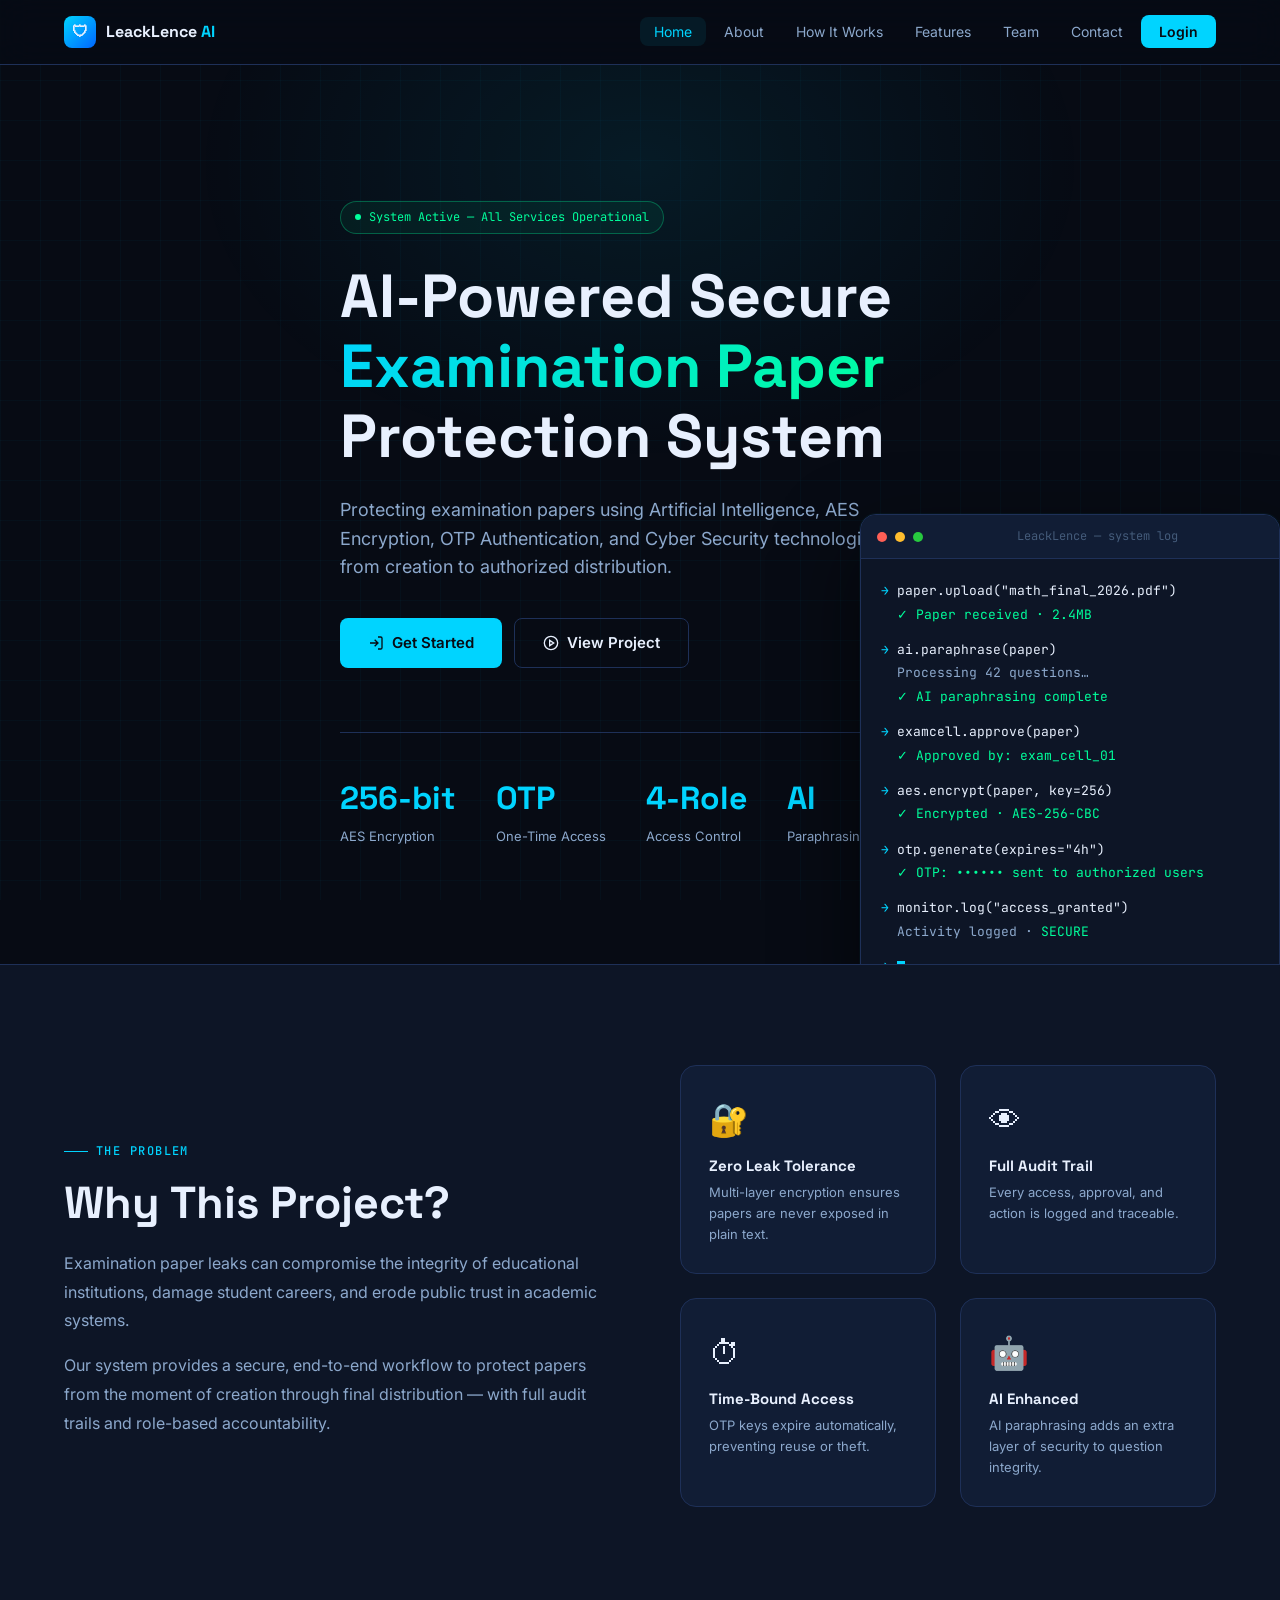
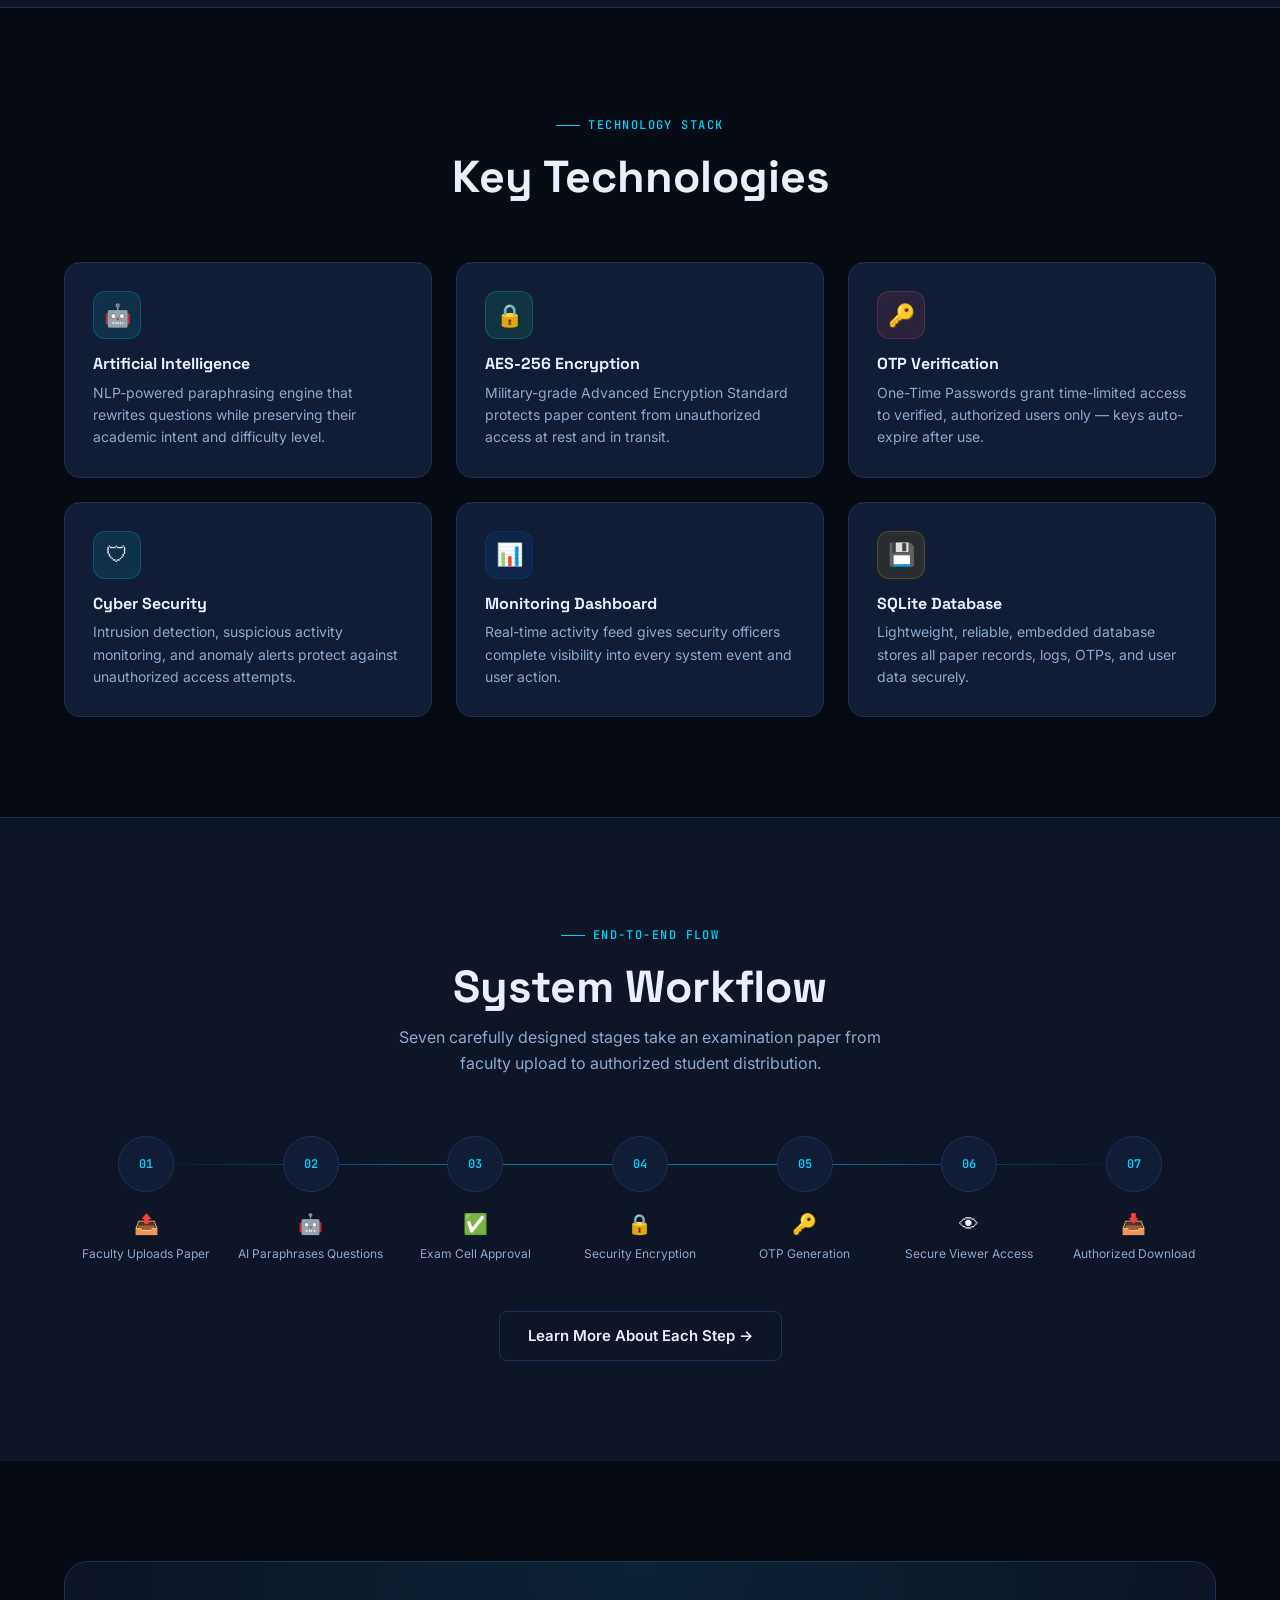
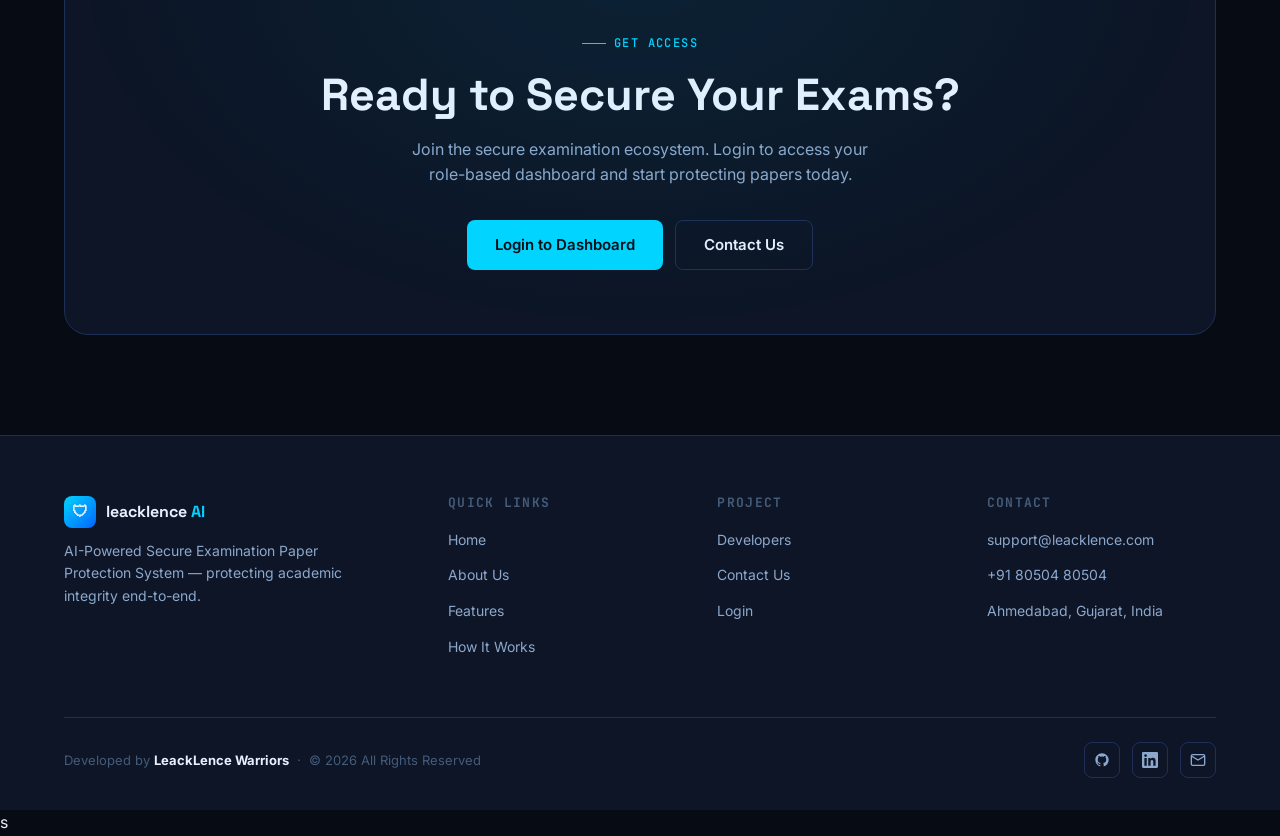
<file: frontend/index.html>
<!DOCTYPE html>
<html lang="en">
<head>
  <meta charset="UTF-8">
  <meta name="viewport" content="width=device-width, initial-scale=1.0">
  <title>LeackLence — AI-Powered Examination Paper Protection</title>
<meta name="description" content="LeackLence: Protecting examination papers using AI, Encryption, OTP Authentication, and Cyber Security.">  <link rel="preconnect" href="https://fonts.googleapis.com">
  <link rel="preconnect" href="https://fonts.gstatic.com" crossorigin>
  <link href="https://fonts.googleapis.com/css2?family=Space+Grotesk:wght@400;500;600;700&family=Inter:wght@400;500;600&family=JetBrains+Mono:wght@400;500&display=swap" rel="stylesheet">
  <link rel="stylesheet" href="style.css">
  <style>
    /* ── HERO ── */
    .hero {
      min-height: 100vh;
      display: flex;
      align-items: center;
      position: relative;
      overflow: hidden;
    }
    .hero-bg-glow {
      position: absolute;
      top: -200px; left: 50%;
      transform: translateX(-50%);
      width: 900px; height: 600px;
      background: radial-gradient(ellipse at center, rgba(0,212,255,0.08) 0%, transparent 70%);
      pointer-events: none;
    }
    .hero-content {
      max-width: 760px;
      padding: 80px 0 60px;
    }
    .hero-status {
      display: inline-flex;
      align-items: center;
      gap: 8px;
      padding: 6px 14px;
      border: 1px solid rgba(0,255,156,0.3);
      border-radius: 100px;
      background: rgba(0,255,156,0.06);
      font-family: var(--font-mono);
      font-size: 0.75rem;
      color: var(--green);
      margin-bottom: 28px;
    }
    .hero-status-dot {
      width: 6px; height: 6px;
      border-radius: 50%;
      background: var(--green);
      animation: pulse-cyan 2s infinite;
    }
    .hero h1 {
      margin-bottom: 24px;
    }
    .hero p {
      font-size: 1.125rem;
      color: var(--text-mid);
      margin-bottom: 36px;
      max-width: 600px;
    }
    .hero-actions {
      display: flex;
      gap: 12px;
      flex-wrap: wrap;
    }
    .hero-stats {
      display: flex;
      gap: 40px;
      margin-top: 64px;
      padding-top: 40px;
      border-top: 1px solid var(--border);
    }
    .stat-item {}
    .stat-num {
      font-family: var(--font-display);
      font-size: 2rem;
      font-weight: 700;
      color: var(--cyan);
    }
    .stat-label {
      font-size: 0.8125rem;
      color: var(--text-mid);
      margin-top: 2px;
    }

    /* ── TERMINAL WIDGET ── */
    .hero-terminal {
      position: absolute;
      right: 0; top: 50%;
      transform: translateY(-50%);
      width: 420px;
      background: var(--bg-panel);
      border: 1px solid var(--border);
      border-radius: var(--radius-lg);
      overflow: hidden;
      box-shadow: 0 32px 80px rgba(0,0,0,0.6), 0 0 0 1px rgba(0,212,255,0.05);
    }
    .terminal-header {
      display: flex;
      align-items: center;
      gap: 8px;
      padding: 12px 16px;
      background: var(--bg-card);
      border-bottom: 1px solid var(--border);
    }
    .t-dot { width: 10px; height: 10px; border-radius: 50%; }
    .t-dot-r { background: #FF5F56; }
    .t-dot-y { background: #FFBD2E; }
    .t-dot-g { background: #27C93F; }
    .terminal-title {
      margin-left: auto;
      margin-right: auto;
      font-family: var(--font-mono);
      font-size: 0.75rem;
      color: var(--text-lo);
    }
    .terminal-body {
      padding: 20px;
      font-family: var(--font-mono);
      font-size: 0.8125rem;
      line-height: 1.8;
    }
    .t-line { display: flex; gap: 8px; }
    .t-prompt { color: var(--cyan); }
    .t-cmd { color: var(--text-hi); }
    .t-out { color: var(--text-mid); padding-left: 16px; }
    .t-success { color: var(--green); padding-left: 16px; }
    .t-warn { color: #FFB800; padding-left: 16px; }
    .t-cursor {
      display: inline-block;
      width: 8px; height: 14px;
      background: var(--cyan);
      vertical-align: middle;
      animation: blink 1.2s step-end infinite;
    }
    @keyframes blink { 0%,100%{opacity:1} 50%{opacity:0} }

    /* ── WHY ── */
    .why-section {
      background: var(--bg-panel);
      border-top: 1px solid var(--border);
      border-bottom: 1px solid var(--border);
    }
    .why-grid {
      display: grid;
      grid-template-columns: 1fr 1fr;
      gap: 80px;
      align-items: center;
    }
    .why-text h2 { margin-bottom: 20px; }
    .why-text p { color: var(--text-mid); line-height: 1.8; }

    /* ── TECHNOLOGIES ── */
    .tech-card {
      display: flex;
      flex-direction: column;
      align-items: flex-start;
    }
    .tech-card h3 { font-size: 1rem; margin-bottom: 8px; }
    .tech-card p { font-size: 0.875rem; color: var(--text-mid); }

    /* ── WORKFLOW ── */
    .workflow-section { background: var(--bg-panel); border-top: 1px solid var(--border); }
    .workflow-steps {
      display: grid;
      grid-template-columns: repeat(7, 1fr);
      gap: 0;
      position: relative;
    }
    .workflow-steps::before {
      content: '';
      position: absolute;
      top: 28px;
      left: calc(100%/14);
      right: calc(100%/14);
      height: 1px;
      background: linear-gradient(90deg, transparent, var(--cyan-dim), var(--cyan-dim), transparent);
    }
    .workflow-step {
      display: flex;
      flex-direction: column;
      align-items: center;
      text-align: center;
      padding: 0 8px;
      position: relative;
      z-index: 1;
    }
    .wf-num {
      width: 56px; height: 56px;
      border-radius: 50%;
      border: 1px solid var(--border);
      background: var(--bg-card);
      display: flex; align-items: center; justify-content: center;
      font-family: var(--font-mono);
      font-size: 0.75rem;
      font-weight: 600;
      color: var(--cyan);
      margin-bottom: 16px;
      transition: all var(--transition);
    }
    .workflow-step:hover .wf-num {
      border-color: var(--cyan);
      background: rgba(0,212,255,0.12);
      box-shadow: 0 0 0 6px rgba(0,212,255,0.08);
    }
    .wf-label {
      font-size: 0.75rem;
      color: var(--text-mid);
      line-height: 1.4;
    }
    .wf-icon {
      font-size: 20px;
      margin-bottom: 6px;
    }

    @media (max-width: 1100px) {
      .hero-terminal { display: none; }
      .hero-content { max-width: 100%; }
    }
    @media (max-width: 768px) {
      .why-grid { grid-template-columns: 1fr; gap: 40px; }
      .workflow-steps { grid-template-columns: repeat(2, 1fr); gap: 24px; }
      .workflow-steps::before { display: none; }
      .hero-stats { gap: 24px; }
    }
  </style>
</head>
<body>
<div class="page">

  <!-- HERO -->
  <section class="hero">
    <div class="hero-bg-glow"></div>
    <div class="container">
      <div class="hero-content animate-in">
        <div class="hero-status">
          <span class="hero-status-dot"></span>
          System Active — All Services Operational
        </div>
        <h1>AI-Powered Secure<br><span class="text-gradient">Examination Paper</span><br>Protection System</h1>
        <p>Protecting examination papers using Artificial Intelligence, AES Encryption, OTP Authentication, and Cyber Security technologies — from creation to authorized distribution.</p>
        <div class="hero-actions">
          <a href="login.html" class="btn btn-primary">
            <svg width="16" height="16" viewBox="0 0 24 24" fill="none" stroke="currentColor" stroke-width="2"><path d="M15 3h4a2 2 0 012 2v14a2 2 0 01-2 2h-4M10 17l5-5-5-5M15 12H3"/></svg>
            Get Started
          </a>
          <a href="how-it-works.html" class="btn btn-outline">
            <svg width="16" height="16" viewBox="0 0 24 24" fill="none" stroke="currentColor" stroke-width="2"><circle cx="12" cy="12" r="10"/><polygon points="10 8 16 12 10 16 10 8"/></svg>
            View Project
          </a>
        </div>
        <div class="hero-stats">
          <div class="stat-item">
            <div class="stat-num">256-bit</div>
            <div class="stat-label">AES Encryption</div>
          </div>
          <div class="stat-item">
            <div class="stat-num">OTP</div>
            <div class="stat-label">One-Time Access</div>
          </div>
          <div class="stat-item">
            <div class="stat-num">4-Role</div>
            <div class="stat-label">Access Control</div>
          </div>
          <div class="stat-item">
            <div class="stat-num">AI</div>
            <div class="stat-label">Paraphrasing Engine</div>
          </div>
        </div>
      </div>
    </div>

    <!-- Terminal Widget -->
    <div class="hero-terminal animate-in delay-3">
      <div class="terminal-header">
        <span class="t-dot t-dot-r"></span>
        <span class="t-dot t-dot-y"></span>
        <span class="t-dot t-dot-g"></span>
        <span class="terminal-title">LeackLence — system log</span>
      </div>
      <div class="terminal-body">
        <div class="t-line"><span class="t-prompt">→</span><span class="t-cmd">paper.upload("math_final_2026.pdf")</span></div>
        <div class="t-success">✓ Paper received · 2.4MB</div>
        <div class="t-line" style="margin-top:12px"><span class="t-prompt">→</span><span class="t-cmd">ai.paraphrase(paper)</span></div>
        <div class="t-out">Processing 42 questions…</div>
        <div class="t-success">✓ AI paraphrasing complete</div>
        <div class="t-line" style="margin-top:12px"><span class="t-prompt">→</span><span class="t-cmd">examcell.approve(paper)</span></div>
        <div class="t-success">✓ Approved by: exam_cell_01</div>
        <div class="t-line" style="margin-top:12px"><span class="t-prompt">→</span><span class="t-cmd">aes.encrypt(paper, key=256)</span></div>
        <div class="t-success">✓ Encrypted · AES-256-CBC</div>
        <div class="t-line" style="margin-top:12px"><span class="t-prompt">→</span><span class="t-cmd">otp.generate(expires="4h")</span></div>
        <div class="t-success">✓ OTP: ••••••  sent to authorized users</div>
        <div class="t-line" style="margin-top:12px"><span class="t-prompt">→</span><span class="t-cmd">monitor.log("access_granted")</span></div>
        <div class="t-out">Activity logged · <span style="color:var(--green)">SECURE</span></div>
        <div class="t-line" style="margin-top:12px"><span class="t-prompt">→</span><span class="t-cmd"><span class="t-cursor"></span></span></div>
      </div>
    </div>
  </section>

  <!-- WHY THIS PROJECT -->
  <section class="why-section section">
    <div class="container">
      <div class="why-grid">
        <div class="why-text reveal">
          <span class="eyebrow">The Problem</span>
          <h2>Why This Project?</h2>
          <p>Examination paper leaks can compromise the integrity of educational institutions, damage student careers, and erode public trust in academic systems.</p>
          <p style="margin-top:16px">Our system provides a secure, end-to-end workflow to protect papers from the moment of creation through final distribution — with full audit trails and role-based accountability.</p>
        </div>
        <div class="grid-2 reveal">
          <div class="card">
            <div style="font-size:2rem;margin-bottom:12px">🔐</div>
            <h3 style="font-size:0.9375rem;margin-bottom:8px">Zero Leak Tolerance</h3>
            <p style="font-size:0.8125rem;color:var(--text-mid)">Multi-layer encryption ensures papers are never exposed in plain text.</p>
          </div>
          <div class="card">
            <div style="font-size:2rem;margin-bottom:12px">👁</div>
            <h3 style="font-size:0.9375rem;margin-bottom:8px">Full Audit Trail</h3>
            <p style="font-size:0.8125rem;color:var(--text-mid)">Every access, approval, and action is logged and traceable.</p>
          </div>
          <div class="card">
            <div style="font-size:2rem;margin-bottom:12px">⏱</div>
            <h3 style="font-size:0.9375rem;margin-bottom:8px">Time-Bound Access</h3>
            <p style="font-size:0.8125rem;color:var(--text-mid)">OTP keys expire automatically, preventing reuse or theft.</p>
          </div>
          <div class="card">
            <div style="font-size:2rem;margin-bottom:12px">🤖</div>
            <h3 style="font-size:0.9375rem;margin-bottom:8px">AI Enhanced</h3>
            <p style="font-size:0.8125rem;color:var(--text-mid)">AI paraphrasing adds an extra layer of security to question integrity.</p>
          </div>
        </div>
      </div>
    </div>
  </section>

  <!-- KEY TECHNOLOGIES -->
  <section class="section">
    <div class="container">
      <div style="text-align:center;margin-bottom:60px" class="reveal">
        <span class="eyebrow" style="justify-content:center">Technology Stack</span>
        <h2>Key Technologies</h2>
      </div>
      <div class="grid-3">
        <div class="card tech-card reveal">
          <div class="icon-box">🤖</div>
          <h3>Artificial Intelligence</h3>
          <p>NLP-powered paraphrasing engine that rewrites questions while preserving their academic intent and difficulty level.</p>
        </div>
        <div class="card tech-card reveal delay-1">
          <div class="icon-box" style="background:rgba(0,255,156,0.1);border-color:rgba(0,255,156,0.2)">🔒</div>
          <h3>AES-256 Encryption</h3>
          <p>Military-grade Advanced Encryption Standard protects paper content from unauthorized access at rest and in transit.</p>
        </div>
        <div class="card tech-card reveal delay-2">
          <div class="icon-box" style="background:rgba(255,78,106,0.1);border-color:rgba(255,78,106,0.2)">🔑</div>
          <h3>OTP Verification</h3>
          <p>One-Time Passwords grant time-limited access to verified, authorized users only — keys auto-expire after use.</p>
        </div>
        <div class="card tech-card reveal">
          <div class="icon-box">🛡</div>
          <h3>Cyber Security</h3>
          <p>Intrusion detection, suspicious activity monitoring, and anomaly alerts protect against unauthorized access attempts.</p>
        </div>
        <div class="card tech-card reveal delay-1">
          <div class="icon-box" style="background:rgba(0,102,255,0.1);border-color:rgba(0,102,255,0.2)">📊</div>
          <h3>Monitoring Dashboard</h3>
          <p>Real-time activity feed gives security officers complete visibility into every system event and user action.</p>
        </div>
        <div class="card tech-card reveal delay-2">
          <div class="icon-box" style="background:rgba(255,184,0,0.1);border-color:rgba(255,184,0,0.2)">💾</div>
          <h3>SQLite Database</h3>
          <p>Lightweight, reliable, embedded database stores all paper records, logs, OTPs, and user data securely.</p>
        </div>
      </div>
    </div>
  </section>

  <!-- SYSTEM WORKFLOW -->
  <section class="workflow-section section">
    <div class="container">
      <div style="text-align:center;margin-bottom:60px" class="reveal">
        <span class="eyebrow" style="justify-content:center">End-to-End Flow</span>
        <h2>System Workflow</h2>
        <p style="color:var(--text-mid);margin-top:12px;max-width:520px;margin-left:auto;margin-right:auto">Seven carefully designed stages take an examination paper from faculty upload to authorized student distribution.</p>
      </div>
      <div class="workflow-steps reveal">
        <div class="workflow-step">
          <div class="wf-num">01</div>
          <div class="wf-icon">📤</div>
          <div class="wf-label">Faculty Uploads Paper</div>
        </div>
        <div class="workflow-step">
          <div class="wf-num">02</div>
          <div class="wf-icon">🤖</div>
          <div class="wf-label">AI Paraphrases Questions</div>
        </div>
        <div class="workflow-step">
          <div class="wf-num">03</div>
          <div class="wf-icon">✅</div>
          <div class="wf-label">Exam Cell Approval</div>
        </div>
        <div class="workflow-step">
          <div class="wf-num">04</div>
          <div class="wf-icon">🔒</div>
          <div class="wf-label">Security Encryption</div>
        </div>
        <div class="workflow-step">
          <div class="wf-num">05</div>
          <div class="wf-icon">🔑</div>
          <div class="wf-label">OTP Generation</div>
        </div>
        <div class="workflow-step">
          <div class="wf-num">06</div>
          <div class="wf-icon">👁</div>
          <div class="wf-label">Secure Viewer Access</div>
        </div>
        <div class="workflow-step">
          <div class="wf-num">07</div>
          <div class="wf-icon">📥</div>
          <div class="wf-label">Authorized Download</div>
        </div>
      </div>
      <div style="text-align:center;margin-top:48px" class="reveal">
        <a href="how-it-works.html" class="btn btn-outline">Learn More About Each Step →</a>
      </div>
    </div>
  </section>

  <!-- CTA -->
  <section class="section">
    <div class="container">
      <div style="text-align:center;background:var(--bg-panel);border:1px solid var(--border);border-radius:24px;padding:64px 40px;position:relative;overflow:hidden" class="reveal">
        <div style="position:absolute;inset:0;background:radial-gradient(ellipse at 50% 0%, rgba(0,212,255,0.07) 0%, transparent 70%);pointer-events:none"></div>
        <span class="eyebrow" style="justify-content:center">Get Access</span>
        <h2 style="margin-bottom:16px">Ready to Secure Your Exams?</h2>
        <p style="color:var(--text-mid);max-width:480px;margin:0 auto 32px">Join the secure examination ecosystem. Login to access your role-based dashboard and start protecting papers today.</p>
        <div style="display:flex;gap:12px;justify-content:center;flex-wrap:wrap">
          <a href="login.html" class="btn btn-primary">Login to Dashboard</a>
          <a href="contact.html" class="btn btn-outline">Contact Us</a>
        </div>
      </div>
    </div>
  </section>

</div>

<script src="components.js"></script>
<script>buildNav('index.html'); buildFooter();</script>
</body>
</html>
</file>
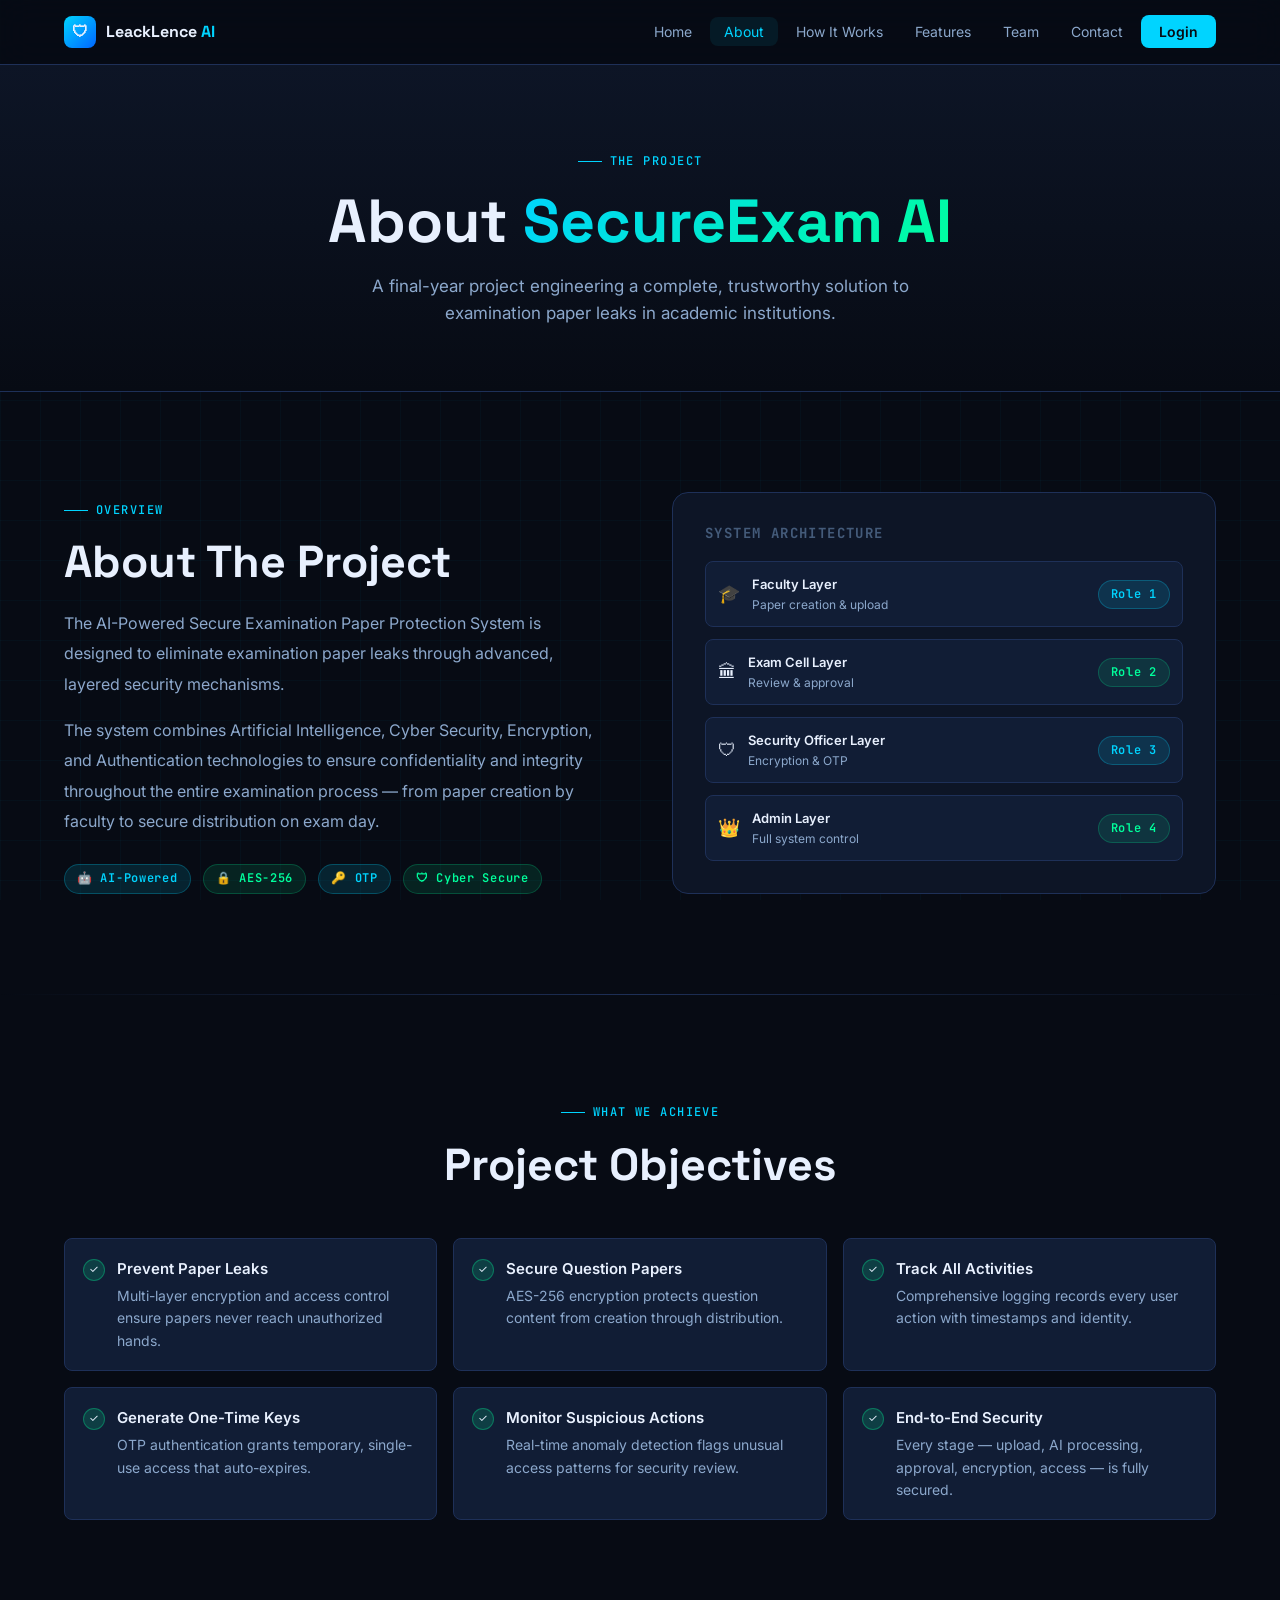
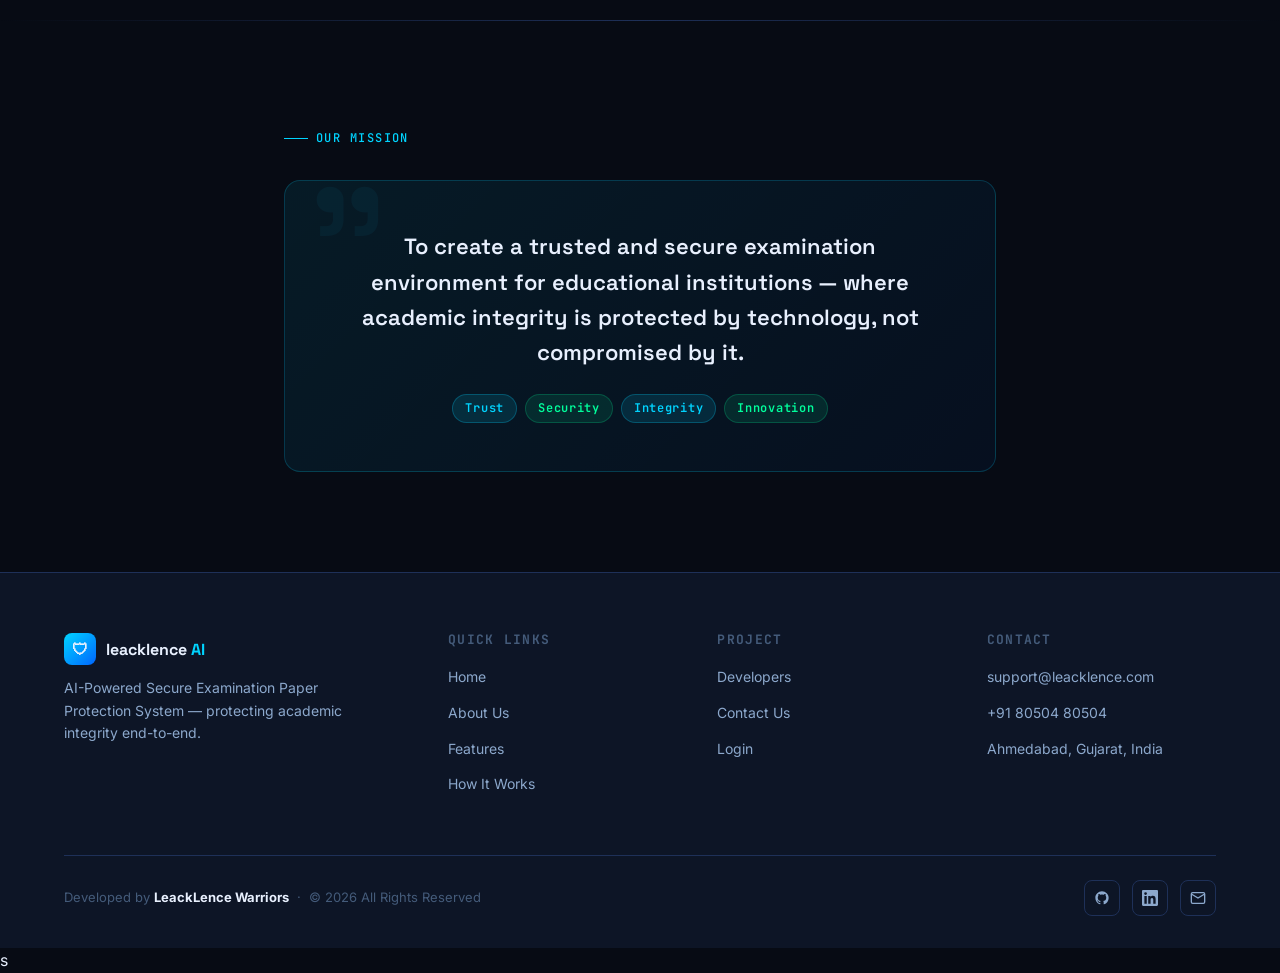
<file: frontend/about.html>
<!DOCTYPE html>
<html lang="en">
<head>
  <meta charset="UTF-8">
  <meta name="viewport" content="width=device-width, initial-scale=1.0">
  <title>About — SecureExam AI</title>
  <link rel="preconnect" href="https://fonts.googleapis.com">
  <link rel="preconnect" href="https://fonts.gstatic.com" crossorigin>
  <link href="https://fonts.googleapis.com/css2?family=Space+Grotesk:wght@400;500;600;700&family=Inter:wght@400;500;600&family=JetBrains+Mono:wght@400;500&display=swap" rel="stylesheet">
  <link rel="stylesheet" href="style.css">
  <style>
    .objectives-grid {
      display: grid;
      grid-template-columns: repeat(3, 1fr);
      gap: 16px;
    }
    .obj-item {
      display: flex;
      align-items: flex-start;
      gap: 12px;
      background: var(--bg-card);
      border: 1px solid var(--border);
      border-radius: var(--radius);
      padding: 18px;
      transition: border-color var(--transition);
    }
    .obj-item:hover { border-color: var(--cyan-dim); }
    .obj-check {
      width: 22px; height: 22px;
      border-radius: 50%;
      background: rgba(0,255,156,0.15);
      border: 1px solid rgba(0,255,156,0.3);
      display: flex; align-items: center; justify-content: center;
      font-size: 11px;
      flex-shrink: 0;
      margin-top: 2px;
    }
    .obj-text { font-size: 0.875rem; color: var(--text-mid); }

    .vision-box {
      background: linear-gradient(135deg, rgba(0,212,255,0.08), rgba(0,102,255,0.05));
      border: 1px solid rgba(0,212,255,0.2);
      border-radius: var(--radius-lg);
      padding: 48px;
      text-align: center;
      position: relative;
      overflow: hidden;
    }
    .vision-box::before {
      content: '"';
      position: absolute;
      top: -20px; left: 20px;
      font-size: 200px;
      font-family: var(--font-display);
      color: rgba(0,212,255,0.05);
      line-height: 1;
    }
    .vision-box p {
      font-size: 1.375rem;
      font-family: var(--font-display);
      font-weight: 600;
      color: var(--text-hi);
      position: relative;
    }
    @media (max-width: 768px) {
      .objectives-grid { grid-template-columns: 1fr 1fr; }
    }
    @media (max-width: 480px) {
      .objectives-grid { grid-template-columns: 1fr; }
    }
  </style>
</head>
<body>
<div class="page">

  <!-- PAGE HERO -->
  <section class="page-hero">
    <div class="container">
      <span class="eyebrow">The Project</span>
      <h1 style="margin-bottom:16px">About <span class="text-gradient">SecureExam AI</span></h1>
      <p style="color:var(--text-mid);max-width:560px;margin:0 auto;font-size:1.0625rem">A final-year project engineering a complete, trustworthy solution to examination paper leaks in academic institutions.</p>
    </div>
  </section>

  <!-- ABOUT -->
  <section class="section">
    <div class="container">
      <div class="grid-2" style="align-items:center;gap:64px">
        <div class="reveal">
          <span class="eyebrow">Overview</span>
          <h2 style="margin-bottom:20px">About The Project</h2>
          <p style="color:var(--text-mid);margin-bottom:16px;line-height:1.9">The AI-Powered Secure Examination Paper Protection System is designed to eliminate examination paper leaks through advanced, layered security mechanisms.</p>
          <p style="color:var(--text-mid);line-height:1.9">The system combines Artificial Intelligence, Cyber Security, Encryption, and Authentication technologies to ensure confidentiality and integrity throughout the entire examination process — from paper creation by faculty to secure distribution on exam day.</p>
          <div style="display:flex;gap:12px;margin-top:28px;flex-wrap:wrap">
            <span class="badge badge-cyan">🤖 AI-Powered</span>
            <span class="badge badge-green">🔒 AES-256</span>
            <span class="badge badge-cyan">🔑 OTP</span>
            <span class="badge badge-green">🛡 Cyber Secure</span>
          </div>
        </div>
        <div class="reveal delay-1">
          <div style="background:var(--bg-panel);border:1px solid var(--border);border-radius:var(--radius-lg);padding:32px">
            <h3 style="font-size:0.875rem;font-family:var(--font-mono);text-transform:uppercase;letter-spacing:0.1em;color:var(--text-lo);margin-bottom:20px">System Architecture</h3>
            <div style="display:flex;flex-direction:column;gap:12px">
              <div style="display:flex;align-items:center;gap:12px;padding:12px;background:var(--bg-card);border-radius:var(--radius);border:1px solid var(--border)">
                <div style="font-size:18px">🎓</div>
                <div>
                  <div style="font-size:0.8125rem;font-weight:600">Faculty Layer</div>
                  <div style="font-size:0.75rem;color:var(--text-mid)">Paper creation & upload</div>
                </div>
                <div class="badge badge-cyan" style="margin-left:auto">Role 1</div>
              </div>
              <div style="display:flex;align-items:center;gap:12px;padding:12px;background:var(--bg-card);border-radius:var(--radius);border:1px solid var(--border)">
                <div style="font-size:18px">🏛</div>
                <div>
                  <div style="font-size:0.8125rem;font-weight:600">Exam Cell Layer</div>
                  <div style="font-size:0.75rem;color:var(--text-mid)">Review & approval</div>
                </div>
                <div class="badge badge-green" style="margin-left:auto">Role 2</div>
              </div>
              <div style="display:flex;align-items:center;gap:12px;padding:12px;background:var(--bg-card);border-radius:var(--radius);border:1px solid var(--border)">
                <div style="font-size:18px">🛡</div>
                <div>
                  <div style="font-size:0.8125rem;font-weight:600">Security Officer Layer</div>
                  <div style="font-size:0.75rem;color:var(--text-mid)">Encryption & OTP</div>
                </div>
                <div class="badge badge-cyan" style="margin-left:auto">Role 3</div>
              </div>
              <div style="display:flex;align-items:center;gap:12px;padding:12px;background:var(--bg-card);border-radius:var(--radius);border:1px solid var(--border)">
                <div style="font-size:18px">👑</div>
                <div>
                  <div style="font-size:0.8125rem;font-weight:600">Admin Layer</div>
                  <div style="font-size:0.75rem;color:var(--text-mid)">Full system control</div>
                </div>
                <div class="badge badge-green" style="margin-left:auto">Role 4</div>
              </div>
            </div>
          </div>
        </div>
      </div>
    </div>
  </section>

  <div class="divider"></div>

  <!-- OBJECTIVES -->
  <section class="section">
    <div class="container">
      <div style="text-align:center;margin-bottom:48px" class="reveal">
        <span class="eyebrow" style="justify-content:center">What We Achieve</span>
        <h2>Project Objectives</h2>
      </div>
      <div class="objectives-grid">
        <div class="obj-item reveal">
          <div class="obj-check">✓</div>
          <div>
            <div style="font-weight:600;margin-bottom:4px;font-size:0.9375rem">Prevent Paper Leaks</div>
            <div class="obj-text">Multi-layer encryption and access control ensure papers never reach unauthorized hands.</div>
          </div>
        </div>
        <div class="obj-item reveal delay-1">
          <div class="obj-check">✓</div>
          <div>
            <div style="font-weight:600;margin-bottom:4px;font-size:0.9375rem">Secure Question Papers</div>
            <div class="obj-text">AES-256 encryption protects question content from creation through distribution.</div>
          </div>
        </div>
        <div class="obj-item reveal delay-2">
          <div class="obj-check">✓</div>
          <div>
            <div style="font-weight:600;margin-bottom:4px;font-size:0.9375rem">Track All Activities</div>
            <div class="obj-text">Comprehensive logging records every user action with timestamps and identity.</div>
          </div>
        </div>
        <div class="obj-item reveal">
          <div class="obj-check">✓</div>
          <div>
            <div style="font-weight:600;margin-bottom:4px;font-size:0.9375rem">Generate One-Time Keys</div>
            <div class="obj-text">OTP authentication grants temporary, single-use access that auto-expires.</div>
          </div>
        </div>
        <div class="obj-item reveal delay-1">
          <div class="obj-check">✓</div>
          <div>
            <div style="font-weight:600;margin-bottom:4px;font-size:0.9375rem">Monitor Suspicious Actions</div>
            <div class="obj-text">Real-time anomaly detection flags unusual access patterns for security review.</div>
          </div>
        </div>
        <div class="obj-item reveal delay-2">
          <div class="obj-check">✓</div>
          <div>
            <div style="font-weight:600;margin-bottom:4px;font-size:0.9375rem">End-to-End Security</div>
            <div class="obj-text">Every stage — upload, AI processing, approval, encryption, access — is fully secured.</div>
          </div>
        </div>
      </div>
    </div>
  </section>

  <div class="divider"></div>

  <!-- VISION -->
  <section class="section">
    <div class="container" style="max-width:760px">
      <div class="reveal">
        <span class="eyebrow" style="justify-content:center;margin-bottom:32px">Our Mission</span>
        <div class="vision-box">
          <p>To create a trusted and secure examination environment for educational institutions — where academic integrity is protected by technology, not compromised by it.</p>
          <div style="margin-top:24px;display:flex;justify-content:center;gap:8px;flex-wrap:wrap">
            <span class="badge badge-cyan">Trust</span>
            <span class="badge badge-green">Security</span>
            <span class="badge badge-cyan">Integrity</span>
            <span class="badge badge-green">Innovation</span>
          </div>
        </div>
      </div>
    </div>
  </section>

</div>
<script src="components.js"></script>
<script>buildNav('about.html'); buildFooter();</script>
</body>
</html>
</file>
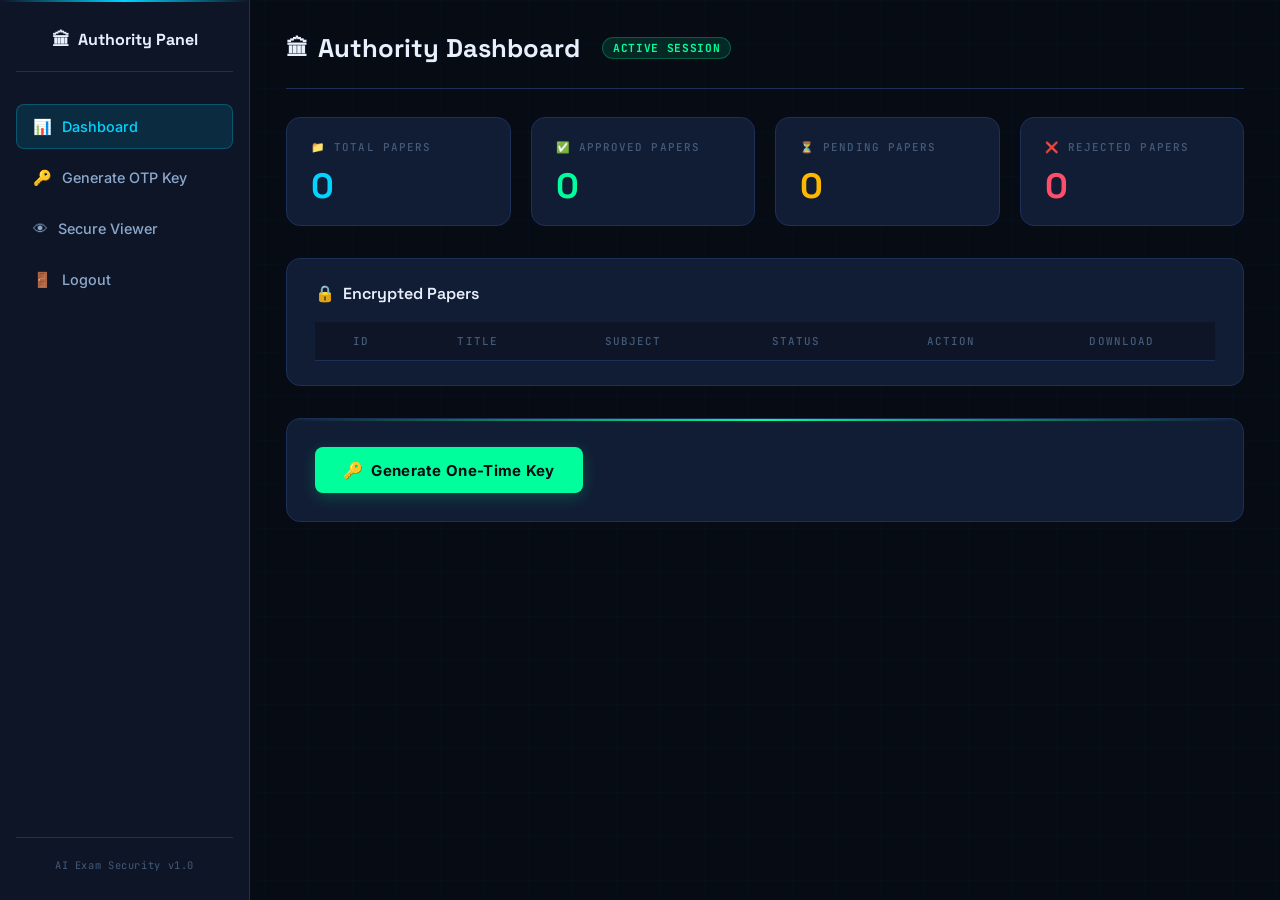
<file: frontend/authority-dashboard.html>
<!DOCTYPE html>
<html lang="en">
<head>
    <meta charset="UTF-8">
    <meta name="viewport" content="width=device-width, initial-scale=1.0">
    <title>Authority Dashboard</title>

    <link rel="stylesheet" href="css/authority.css">
</head>
<body>

<div class="container">

    <!-- Sidebar -->
    <div class="sidebar">
        <h2>Authority Panel</h2>

        <ul>
            <li>Dashboard</li>
            <li onclick="generateKey()">Generate OTP Key</li>
            <li onclick="openViewer()">Secure Viewer</li>
            <li onclick="logout()">Logout</li>
        </ul>
    </div>

    <!-- Main Content -->
    <div class="main-content">

        <h1>Authority Dashboard</h1>

        <div class="card-container">

            <div class="card">
                <h3>Total Papers</h3>
                <p id="totalPapers">0</p>
            </div>

            <div class="card">
                <h3>Approved Papers</h3>
                <p id="approvedPapers">0</p>
            </div>

            <div class="card">
                <h3>Pending Papers</h3>
                <p id="pendingPapers">0</p>
            </div>

            <div class="card">
                <h3>Rejected Papers</h3>
                <p id="rejectedPapers">0</p>
            </div>

        </div>

       <div class="paper-section">

    <h2>Encrypted Papers</h2>

    <table id="paperTable">

        <tr>
           <th>ID</th>
            <th>Title</th>
            <th>Subject</th>
            <th>Status</th>
            <th>Action</th>
            <th>Download</th>
        </tr>

    </table>

</div>

        <!-- <button onclick="openViewer()">
            Open Secure Viewer
        </button> -->

        <div class="otp-section">

            <button onclick="generateKey()">
                Generate One-Time Key
            </button>

            <h2 id="otpDisplay"></h2>

        </div>

    </div>

</div>

<script src="js/authority.js"></script>

</body>
</html>
</file>
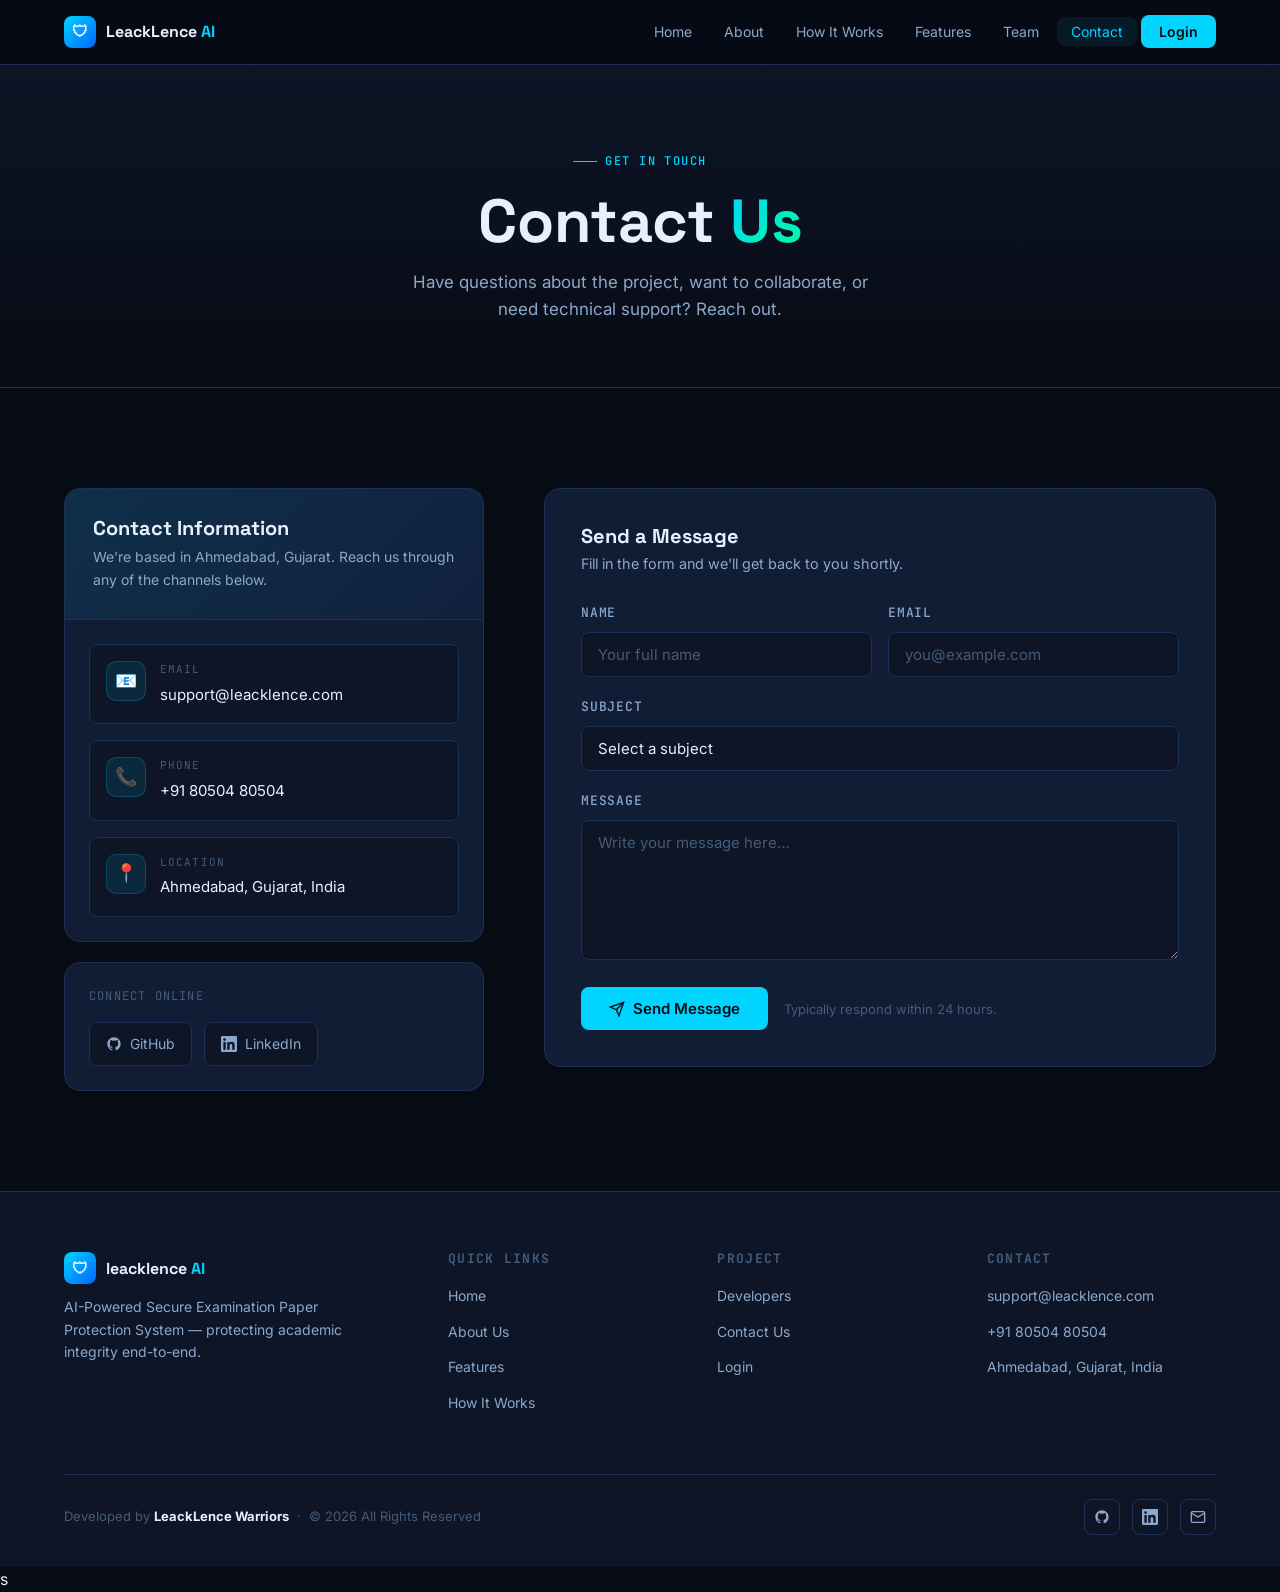
<file: frontend/contact.html>
<!DOCTYPE html>
<html lang="en">
<head>
  <meta charset="UTF-8">
  <meta name="viewport" content="width=device-width, initial-scale=1.0">
  <title>Contact — SecureExam AI</title>
  <link rel="preconnect" href="https://fonts.googleapis.com">
  <link rel="preconnect" href="https://fonts.gstatic.com" crossorigin>
  <link href="https://fonts.googleapis.com/css2?family=Space+Grotesk:wght@400;500;600;700&family=Inter:wght@400;500;600&family=JetBrains+Mono:wght@400;500&display=swap" rel="stylesheet">
  <link rel="stylesheet" href="style.css">
  <style>
    .contact-layout {
      display: grid;
      grid-template-columns: 1fr 1.6fr;
      gap: 60px;
      align-items: start;
    }
    .contact-info-card {
      background: var(--bg-card);
      border: 1px solid var(--border);
      border-radius: var(--radius-lg);
      overflow: hidden;
    }
    .contact-info-header {
      background: linear-gradient(135deg, rgba(0,212,255,0.1), rgba(0,102,255,0.05));
      border-bottom: 1px solid var(--border);
      padding: 28px;
    }
    .contact-info-header h3 { margin-bottom: 6px; }
    .contact-info-header p { font-size: 0.875rem; color: var(--text-mid); }
    .contact-info-items { padding: 24px; display: flex; flex-direction: column; gap: 16px; }
    .contact-info-item {
      display: flex;
      align-items: flex-start;
      gap: 14px;
      padding: 16px;
      background: var(--bg-panel);
      border: 1px solid var(--border);
      border-radius: var(--radius);
      transition: border-color var(--transition);
    }
    .contact-info-item:hover { border-color: var(--cyan-dim); }
    .contact-info-icon {
      width: 40px; height: 40px;
      border-radius: 10px;
      background: rgba(0,212,255,0.1);
      border: 1px solid rgba(0,212,255,0.2);
      display: flex; align-items: center; justify-content: center;
      font-size: 18px;
      flex-shrink: 0;
    }
    .contact-info-text label {
      display: block;
      font-family: var(--font-mono);
      font-size: 0.6875rem;
      text-transform: uppercase;
      letter-spacing: 0.1em;
      color: var(--text-lo);
      margin-bottom: 3px;
    }
    .contact-info-text a,
    .contact-info-text span {
      font-size: 0.9375rem;
      color: var(--text-hi);
      transition: color var(--transition);
    }
    .contact-info-text a:hover { color: var(--cyan); }

    /* FORM */
    .contact-form-card {
      background: var(--bg-card);
      border: 1px solid var(--border);
      border-radius: var(--radius-lg);
      padding: 36px;
    }
    .form-group { margin-bottom: 20px; }
    .form-row { display: grid; grid-template-columns: 1fr 1fr; gap: 16px; }
    .form-group label {
      display: block;
      font-size: 0.8125rem;
      font-weight: 500;
      color: var(--text-mid);
      margin-bottom: 8px;
      font-family: var(--font-mono);
      text-transform: uppercase;
      letter-spacing: 0.06em;
    }
    .form-group input,
    .form-group select,
    .form-group textarea {
      width: 100%;
      background: var(--bg-panel);
      border: 1px solid var(--border);
      border-radius: var(--radius);
      padding: 12px 16px;
      color: var(--text-hi);
      font-family: var(--font-body);
      font-size: 0.9375rem;
      outline: none;
      transition: border-color var(--transition), box-shadow var(--transition);
      -webkit-appearance: none;
    }
    .form-group input::placeholder,
    .form-group textarea::placeholder { color: var(--text-lo); }
    .form-group input:focus,
    .form-group select:focus,
    .form-group textarea:focus {
      border-color: var(--cyan);
      box-shadow: 0 0 0 3px rgba(0,212,255,0.1);
    }
    .form-group textarea { resize: vertical; min-height: 140px; }
    .form-group select option { background: var(--bg-panel); }
    .submit-row { display: flex; align-items: center; gap: 16px; flex-wrap: wrap; }
    .form-note { font-size: 0.8125rem; color: var(--text-lo); }
    .success-msg {
      display: none;
      align-items: center;
      gap: 10px;
      padding: 14px 18px;
      background: rgba(0,255,156,0.08);
      border: 1px solid rgba(0,255,156,0.25);
      border-radius: var(--radius);
      color: var(--green);
      font-size: 0.9rem;
      margin-top: 12px;
    }
    @media (max-width: 880px) {
      .contact-layout { grid-template-columns: 1fr; }
    }
    @media (max-width: 480px) {
      .form-row { grid-template-columns: 1fr; }
    }
  </style>
</head>
<body>
<div class="page">

  <section class="page-hero">
    <div class="container">
      <span class="eyebrow">Get In Touch</span>
      <h1>Contact <span class="text-gradient">Us</span></h1>
      <p style="color:var(--text-mid);max-width:480px;margin:12px auto 0;font-size:1.0625rem">Have questions about the project, want to collaborate, or need technical support? Reach out.</p>
    </div>
  </section>

  <section class="section">
    <div class="container">
      <div class="contact-layout">

        <!-- INFO -->
        <div class="reveal">
          <div class="contact-info-card">
            <div class="contact-info-header">
              <h3>Contact Information</h3>
              <p>We're based in Ahmedabad, Gujarat. Reach us through any of the channels below.</p>
            </div>
            <div class="contact-info-items">
              <div class="contact-info-item">
                <div class="contact-info-icon">📧</div>
                <div class="contact-info-text">
                  <label>Email</label>
                  <a href="mailto:support@leacklence.com">support@leacklence.com</a>
                </div>
              </div>
              <div class="contact-info-item">
                <div class="contact-info-icon">📞</div>
                <div class="contact-info-text">
                  <label>Phone</label>
                  <a href="tel:+91XXXXXXXXXX">+91 80504 80504</a>
                </div>
              </div>
              <div class="contact-info-item">
                <div class="contact-info-icon">📍</div>
                <div class="contact-info-text">
                  <label>Location</label>
                  <span>Ahmedabad, Gujarat, India</span>
                </div>
              </div>
            </div>
          </div>

          <div style="margin-top:20px;background:var(--bg-card);border:1px solid var(--border);border-radius:var(--radius-lg);padding:24px">
            <div style="font-size:0.75rem;font-family:var(--font-mono);text-transform:uppercase;letter-spacing:0.1em;color:var(--text-lo);margin-bottom:16px">Connect Online</div>
            <div style="display:flex;gap:12px">
              <a href="#" style="display:flex;align-items:center;gap:8px;padding:10px 16px;background:var(--bg-panel);border:1px solid var(--border);border-radius:var(--radius);font-size:0.875rem;color:var(--text-mid);transition:all var(--transition)" onmouseover="this.style.borderColor='var(--cyan)';this.style.color='var(--cyan)'" onmouseout="this.style.borderColor='var(--border)';this.style.color='var(--text-mid)'">
                <svg width="16" height="16" viewBox="0 0 24 24" fill="currentColor"><path d="M12 2C6.477 2 2 6.477 2 12c0 4.418 2.865 8.166 6.839 9.489.5.092.682-.217.682-.483 0-.237-.009-.868-.013-1.703-2.782.604-3.369-1.342-3.369-1.342-.454-1.155-1.11-1.462-1.11-1.462-.908-.62.069-.608.069-.608 1.003.07 1.531 1.03 1.531 1.03.892 1.529 2.341 1.087 2.91.832.092-.647.35-1.088.636-1.338-2.22-.253-4.555-1.11-4.555-4.943 0-1.091.39-1.984 1.029-2.683-.103-.253-.446-1.27.098-2.647 0 0 .84-.269 2.75 1.025A9.564 9.564 0 0112 6.844a9.59 9.59 0 012.504.337c1.909-1.294 2.747-1.025 2.747-1.025.546 1.377.202 2.394.1 2.647.64.699 1.028 1.592 1.028 2.683 0 3.842-2.339 4.687-4.566 4.935.359.309.678.919.678 1.852 0 1.336-.012 2.415-.012 2.741 0 .269.18.579.688.481C19.138 20.161 22 16.416 22 12c0-5.523-4.477-10-10-10z"/></svg>
                GitHub
              </a>
              <a href="#" style="display:flex;align-items:center;gap:8px;padding:10px 16px;background:var(--bg-panel);border:1px solid var(--border);border-radius:var(--radius);font-size:0.875rem;color:var(--text-mid);transition:all var(--transition)" onmouseover="this.style.borderColor='var(--cyan)';this.style.color='var(--cyan)'" onmouseout="this.style.borderColor='var(--border)';this.style.color='var(--text-mid)'">
                <svg width="16" height="16" viewBox="0 0 24 24" fill="currentColor"><path d="M20.447 20.452h-3.554v-5.569c0-1.328-.027-3.037-1.852-3.037-1.853 0-2.136 1.445-2.136 2.939v5.667H9.351V9h3.414v1.561h.046c.477-.9 1.637-1.85 3.37-1.85 3.601 0 4.267 2.37 4.267 5.455v6.286zM5.337 7.433a2.062 2.062 0 01-2.063-2.065 2.064 2.064 0 112.063 2.065zm1.782 13.019H3.555V9h3.564v11.452zM22.225 0H1.771C.792 0 0 .774 0 1.729v20.542C0 23.227.792 24 1.771 24h20.451C23.2 24 24 23.227 24 22.271V1.729C24 .774 23.2 0 22.222 0h.003z"/></svg>
                LinkedIn
              </a>
            </div>
          </div>
        </div>

        <!-- FORM -->
        <div class="contact-form-card reveal delay-1">
          <h3 style="margin-bottom:4px">Send a Message</h3>
          <p style="color:var(--text-mid);font-size:0.9rem;margin-bottom:28px">Fill in the form and we'll get back to you shortly.</p>

          <div class="form-row">
            <div class="form-group">
              <label for="name">Name</label>
              <input type="text" id="name" placeholder="Your full name">
            </div>
            <div class="form-group">
              <label for="email">Email</label>
              <input type="email" id="email" placeholder="you@example.com">
            </div>
          </div>

          <div class="form-group">
            <label for="subject">Subject</label>
            <select id="subject">
              <option value="" disabled selected>Select a subject</option>
              <option value="general">General Inquiry</option>
              <option value="demo">Request a Demo</option>
              <option value="technical">Technical Support</option>
              <option value="collaboration">Collaboration</option>
              <option value="other">Other</option>
            </select>
          </div>

          <div class="form-group">
            <label for="message">Message</label>
            <textarea id="message" placeholder="Write your message here…"></textarea>
          </div>

          <div class="submit-row">
            <button class="btn btn-primary" onclick="handleSubmit()">
              <svg width="16" height="16" viewBox="0 0 24 24" fill="none" stroke="currentColor" stroke-width="2"><line x1="22" y1="2" x2="11" y2="13"/><polygon points="22 2 15 22 11 13 2 9 22 2"/></svg>
              Send Message
            </button>
            <span class="form-note">Typically respond within 24 hours.</span>
          </div>
          <div class="success-msg" id="successMsg">
            <svg width="18" height="18" viewBox="0 0 24 24" fill="none" stroke="currentColor" stroke-width="2"><path d="M22 11.08V12a10 10 0 11-5.93-9.14"/><polyline points="22 4 12 14.01 9 11.01"/></svg>
            Message sent! We'll be in touch soon.
          </div>
        </div>

      </div>
    </div>
  </section>

</div>
<script src="components.js"></script>
<script>
  buildNav('contact.html');
  buildFooter();

  function handleSubmit() {
    const name = document.getElementById('name').value;
    const email = document.getElementById('email').value;
    const message = document.getElementById('message').value;
    if (!name || !email || !message) {
      alert('Please fill in all required fields.');
      return;
    }
    const msg = document.getElementById('successMsg');
    msg.style.display = 'flex';
    setTimeout(() => msg.style.display = 'none', 5000);
  }
</script>
</body>
</html>
</file>
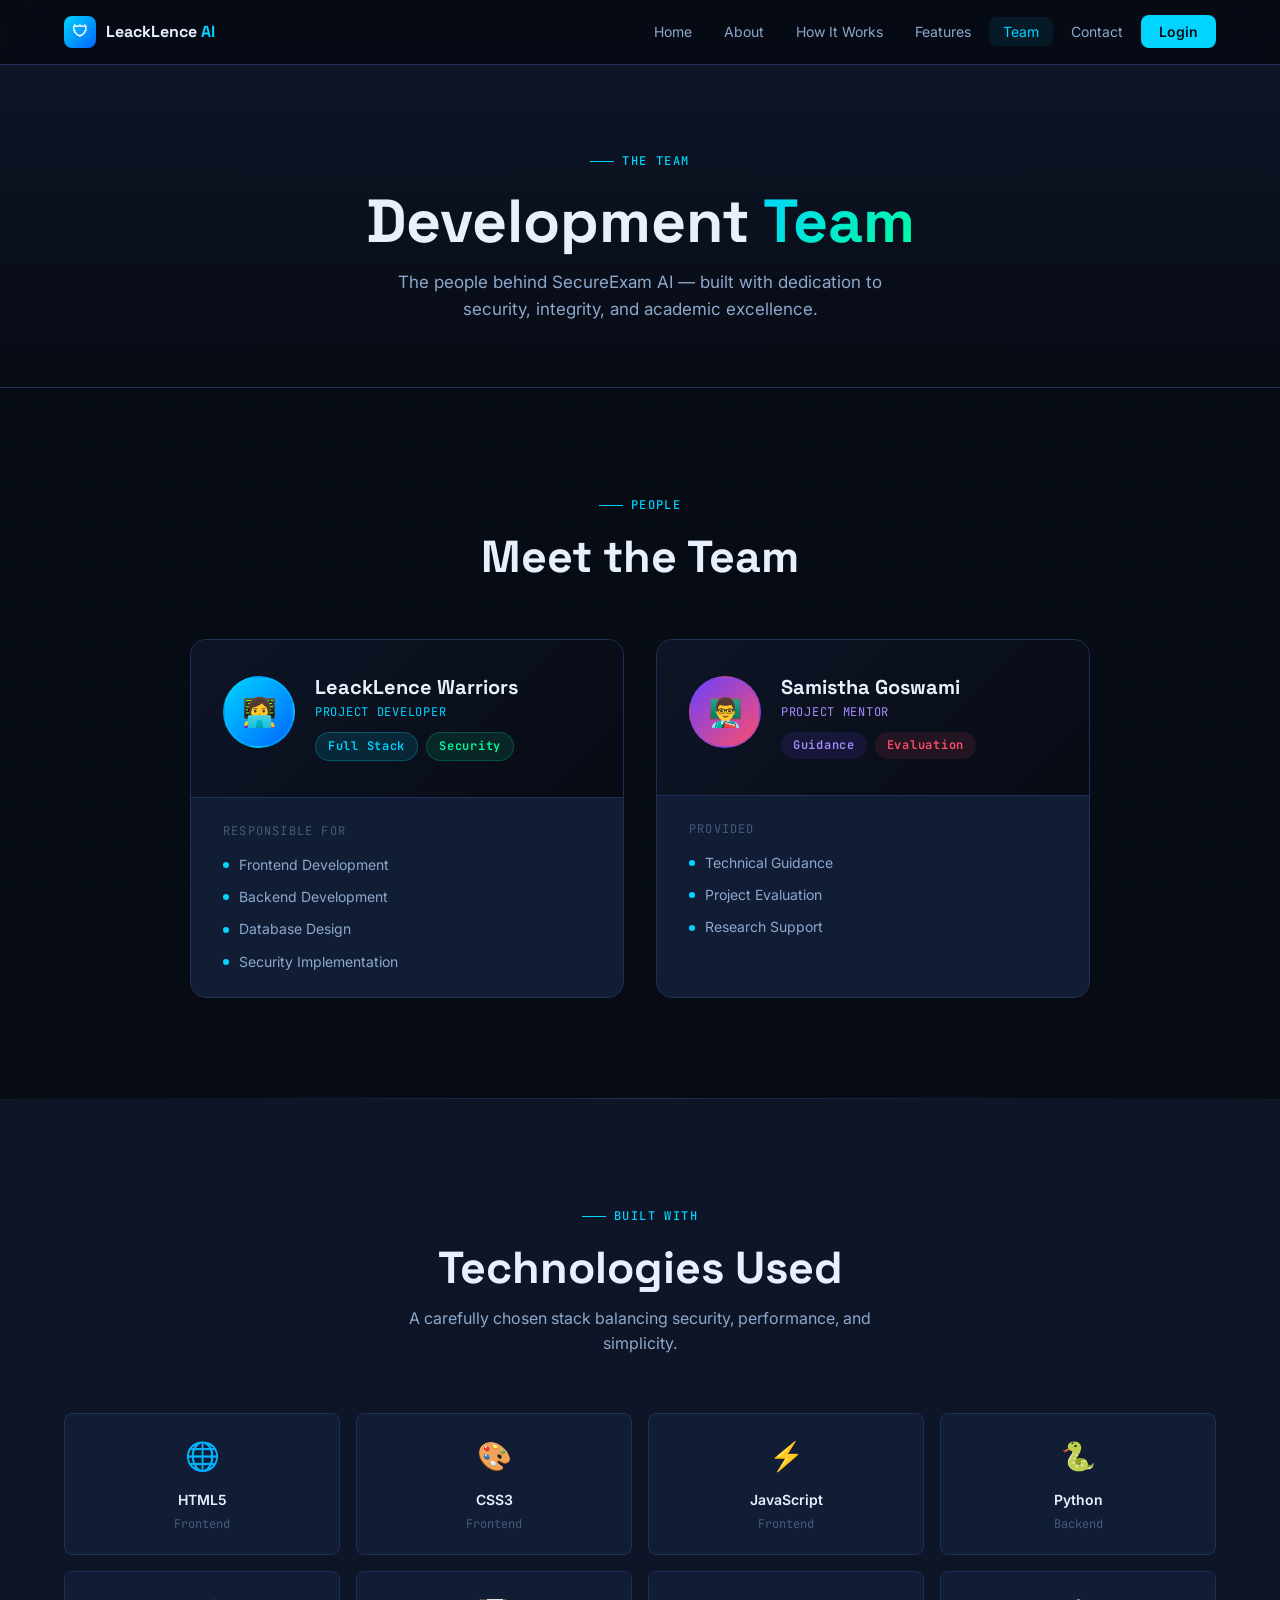
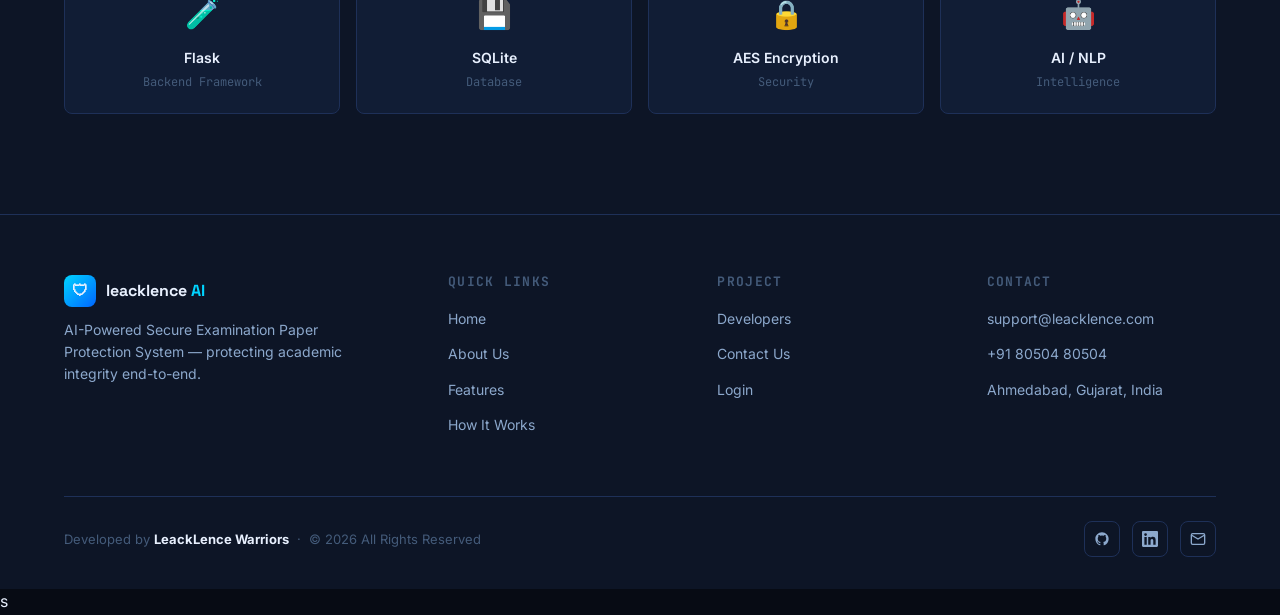
<file: frontend/developers.html>
<!DOCTYPE html>
<html lang="en">
<head>
  <meta charset="UTF-8">
  <meta name="viewport" content="width=device-width, initial-scale=1.0">
  <title>Developers — SecureExam AI</title>
  <link rel="preconnect" href="https://fonts.googleapis.com">
  <link rel="preconnect" href="https://fonts.gstatic.com" crossorigin>
  <link href="https://fonts.googleapis.com/css2?family=Space+Grotesk:wght@400;500;600;700&family=Inter:wght@400;500;600&family=JetBrains+Mono:wght@400;500&display=swap" rel="stylesheet">
  <link rel="stylesheet" href="style.css">
  <style>
    .team-grid {
      display: grid;
      grid-template-columns: 1fr 1fr;
      gap: 32px;
      max-width: 900px;
      margin: 0 auto;
    }
    .team-card {
      background: var(--bg-card);
      border: 1px solid var(--border);
      border-radius: var(--radius-lg);
      overflow: hidden;
      transition: all var(--transition);
    }
    .team-card:hover {
      border-color: var(--cyan-dim);
      transform: translateY(-6px);
      box-shadow: 0 20px 60px rgba(0,0,0,0.5);
    }
    .team-card-top {
      background: linear-gradient(135deg, var(--bg-panel), var(--bg-deep));
      border-bottom: 1px solid var(--border);
      padding: 36px 32px;
      display: flex;
      gap: 20px;
      align-items: flex-start;
    }
    .avatar {
      width: 72px; height: 72px;
      border-radius: 50%;
      background: linear-gradient(135deg, var(--cyan), #0066FF);
      display: flex; align-items: center; justify-content: center;
      font-size: 28px;
      flex-shrink: 0;
      border: 2px solid rgba(0,212,255,0.3);
    }
    .avatar-guide {
      background: linear-gradient(135deg, #6B40FF, #FF4E6A);
      border-color: rgba(107,64,255,0.3);
    }
    .team-info h3 { font-size: 1.25rem; margin-bottom: 4px; }
    .team-role {
      font-family: var(--font-mono);
      font-size: 0.75rem;
      color: var(--cyan);
      letter-spacing: 0.06em;
      text-transform: uppercase;
    }
    .team-card-body { padding: 24px 32px; }
    .resp-list {
      list-style: none;
      display: flex;
      flex-direction: column;
      gap: 10px;
    }
    .resp-list li {
      display: flex;
      align-items: center;
      gap: 10px;
      font-size: 0.875rem;
      color: var(--text-mid);
    }
    .resp-list li::before {
      content: '';
      width: 6px; height: 6px;
      border-radius: 50%;
      background: var(--cyan);
      flex-shrink: 0;
    }

    /* TECH STACK */
    .tech-stack {
      display: grid;
      grid-template-columns: repeat(4, 1fr);
      gap: 16px;
    }
    .tech-item {
      background: var(--bg-card);
      border: 1px solid var(--border);
      border-radius: var(--radius);
      padding: 20px;
      text-align: center;
      transition: all var(--transition);
    }
    .tech-item:hover {
      border-color: var(--cyan-dim);
      transform: translateY(-3px);
    }
    .tech-item-icon { font-size: 28px; margin-bottom: 10px; }
    .tech-item-name { font-size: 0.875rem; font-weight: 600; margin-bottom: 4px; }
    .tech-item-cat { font-size: 0.75rem; color: var(--text-lo); font-family: var(--font-mono); }

    @media (max-width: 680px) {
      .team-grid { grid-template-columns: 1fr; }
      .tech-stack { grid-template-columns: repeat(2, 1fr); }
    }
  </style>
</head>
<body>
<div class="page">

  <section class="page-hero">
    <div class="container">
      <span class="eyebrow">The Team</span>
      <h1>Development <span class="text-gradient">Team</span></h1>
      <p style="color:var(--text-mid);max-width:520px;margin:12px auto 0;font-size:1.0625rem">The people behind SecureExam AI — built with dedication to security, integrity, and academic excellence.</p>
    </div>
  </section>

  <!-- TEAM -->
  <section class="section">
    <div class="container">
      <div style="text-align:center;margin-bottom:56px" class="reveal">
        <span class="eyebrow" style="justify-content:center">People</span>
        <h2>Meet the Team</h2>
      </div>
      <div class="team-grid">

        <div class="team-card reveal">
          <div class="team-card-top">
            <div class="avatar">👩‍💻</div>
            <div class="team-info">
              <h3>LeackLence Warriors</h3>
              <div class="team-role">Project Developer</div>
              <div style="margin-top:10px;display:flex;gap:8px;flex-wrap:wrap">
                <span class="badge badge-cyan">Full Stack</span>
                <span class="badge badge-green">Security</span>
              </div>
            </div>
          </div>
          <div class="team-card-body">
            <div style="font-size:0.75rem;font-family:var(--font-mono);text-transform:uppercase;letter-spacing:0.1em;color:var(--text-lo);margin-bottom:12px">Responsible For</div>
            <ul class="resp-list">
              <li>Frontend Development</li>
              <li>Backend Development</li>
              <li>Database Design</li>
              <li>Security Implementation</li>
            </ul>
          </div>
        </div>

        <div class="team-card reveal delay-1">
          <div class="team-card-top">
            <div class="avatar avatar-guide">👨‍🏫</div>
            <div class="team-info">
              <h3>Samistha Goswami</h3>
              <div class="team-role" style="color:#a78bfa">Project Mentor</div>
              <div style="margin-top:10px;display:flex;gap:8px;flex-wrap:wrap">
                <span class="badge" style="background:rgba(107,64,255,0.12);color:#a78bfa;border-color:rgba(107,64,255,0.25)">Guidance</span>
                <span class="badge" style="background:rgba(255,78,106,0.1);color:#ff4e6a;border-color:rgba(255,78,106,0.2)">Evaluation</span>
              </div>
            </div>
          </div>
          <div class="team-card-body">
            <div style="font-size:0.75rem;font-family:var(--font-mono);text-transform:uppercase;letter-spacing:0.1em;color:var(--text-lo);margin-bottom:12px">Provided</div>
            <ul class="resp-list">
              <li>Technical Guidance</li>
              <li>Project Evaluation</li>
              <li>Research Support</li>
            </ul>
          </div>
        </div>

      </div>
    </div>
  </section>

  <div class="divider"></div>

  <!-- TECH STACK -->
  <section class="section" style="background:var(--bg-panel)">
    <div class="container">
      <div style="text-align:center;margin-bottom:56px" class="reveal">
        <span class="eyebrow" style="justify-content:center">Built With</span>
        <h2>Technologies Used</h2>
        <p style="color:var(--text-mid);max-width:480px;margin:12px auto 0">A carefully chosen stack balancing security, performance, and simplicity.</p>
      </div>
      <div class="tech-stack">
        <div class="tech-item reveal">
          <div class="tech-item-icon">🌐</div>
          <div class="tech-item-name">HTML5</div>
          <div class="tech-item-cat">Frontend</div>
        </div>
        <div class="tech-item reveal delay-1">
          <div class="tech-item-icon">🎨</div>
          <div class="tech-item-name">CSS3</div>
          <div class="tech-item-cat">Frontend</div>
        </div>
        <div class="tech-item reveal delay-2">
          <div class="tech-item-icon">⚡</div>
          <div class="tech-item-name">JavaScript</div>
          <div class="tech-item-cat">Frontend</div>
        </div>
        <div class="tech-item reveal delay-3">
          <div class="tech-item-icon">🐍</div>
          <div class="tech-item-name">Python</div>
          <div class="tech-item-cat">Backend</div>
        </div>
        <div class="tech-item reveal">
          <div class="tech-item-icon">🧪</div>
          <div class="tech-item-name">Flask</div>
          <div class="tech-item-cat">Backend Framework</div>
        </div>
        <div class="tech-item reveal delay-1">
          <div class="tech-item-icon">💾</div>
          <div class="tech-item-name">SQLite</div>
          <div class="tech-item-cat">Database</div>
        </div>
        <div class="tech-item reveal delay-2">
          <div class="tech-item-icon">🔒</div>
          <div class="tech-item-name">AES Encryption</div>
          <div class="tech-item-cat">Security</div>
        </div>
        <div class="tech-item reveal delay-3">
          <div class="tech-item-icon">🤖</div>
          <div class="tech-item-name">AI / NLP</div>
          <div class="tech-item-cat">Intelligence</div>
        </div>
      </div>
    </div>
  </section>

</div>
<script src="components.js"></script>
<script>buildNav('developers.html'); buildFooter();</script>
</body>
</html>
</file>
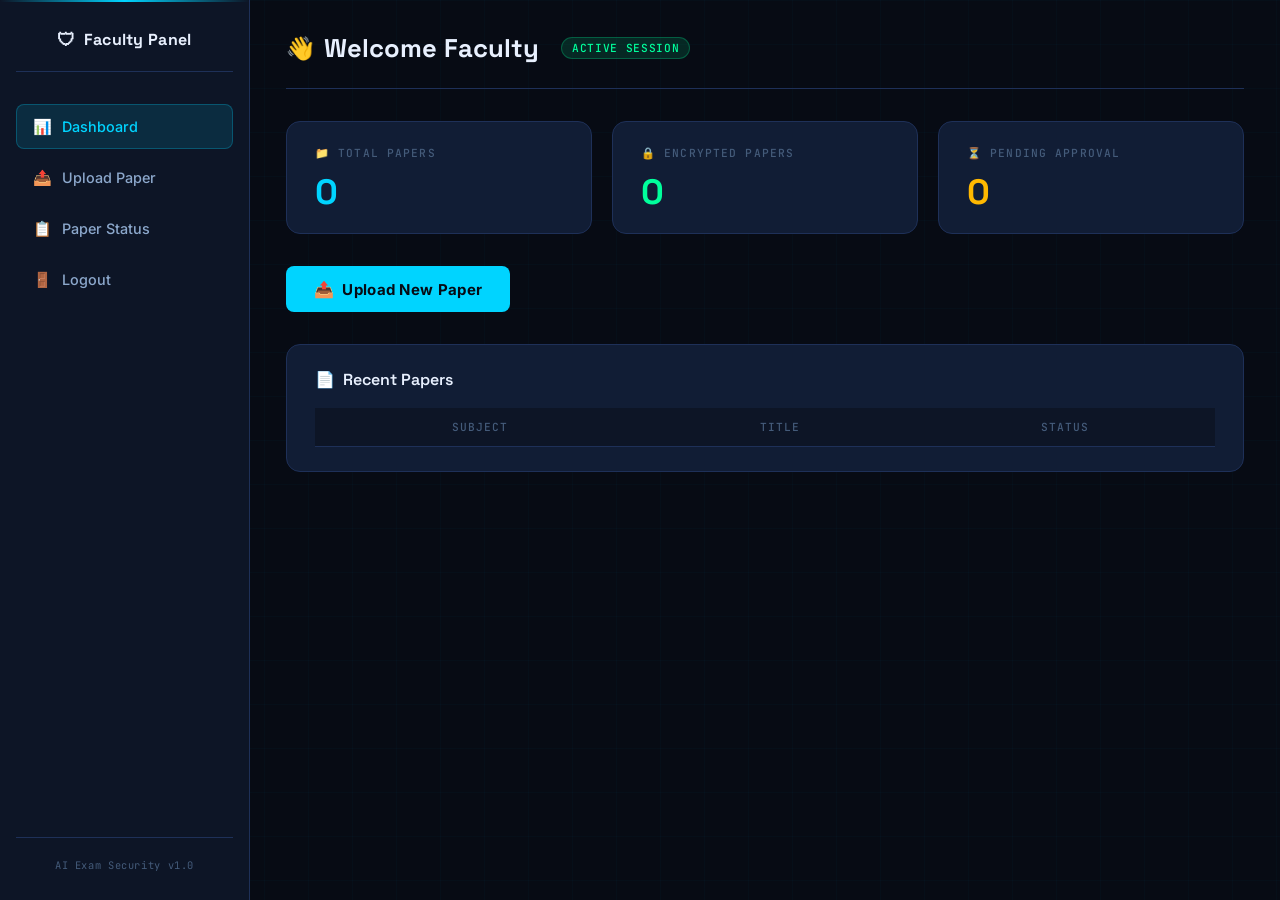
<file: frontend/faculty-dashboard.html>
<!DOCTYPE html>
<html lang="en">
<head>
    <meta charset="UTF-8">
    <meta name="viewport" content="width=device-width, initial-scale=1.0">
    <title>Faculty Dashboard</title>

    <link rel="stylesheet" href="css/faculty.css">
</head>
<body>

<div class="container">

    <!-- Sidebar -->
    <div class="sidebar">
        <h2>Faculty Panel</h2>

        <ul>
            <li>Dashboard</li>
            <li onclick="goUpload()">Upload Paper</li>
            <li>Paper Status</li>
            <li onclick="logout()">Logout</li>
        </ul>
    </div>

    <!-- Main Content -->
    <div class="main-content">

        <div class="header">
            <h1>Welcome Faculty</h1>
        </div>

        <div class="cards">

            <div class="card">
                <h3>Total Papers</h3>
                <p id="totalPapers">0</p>
            </div>

            <div class="card">
                <h3>Encrypted Papers</h3>
                <p id="encryptedPapers">0</p>
            </div>

            <div class="card">
                <h3>Pending Approval</h3>
                <p id="pendingPapers">0</p>
            </div>

        </div>

        <div class="upload-section">
            <button onclick="goUpload()">Upload New Paper</button>
        </div>

        <div class="table-section">

            <h2>Recent Papers</h2>

            <table>

                <thead>
                    <tr>
                        <th>Subject</th>
                        <th>Title</th>
                        <th>Status</th>
                    </tr>
                </thead>

                <tbody id="paperTable">

                </tbody>

            </table>

        </div>

    </div>

</div>

<script src="js/faculty.js"></script>

</body>
</html>
</file>
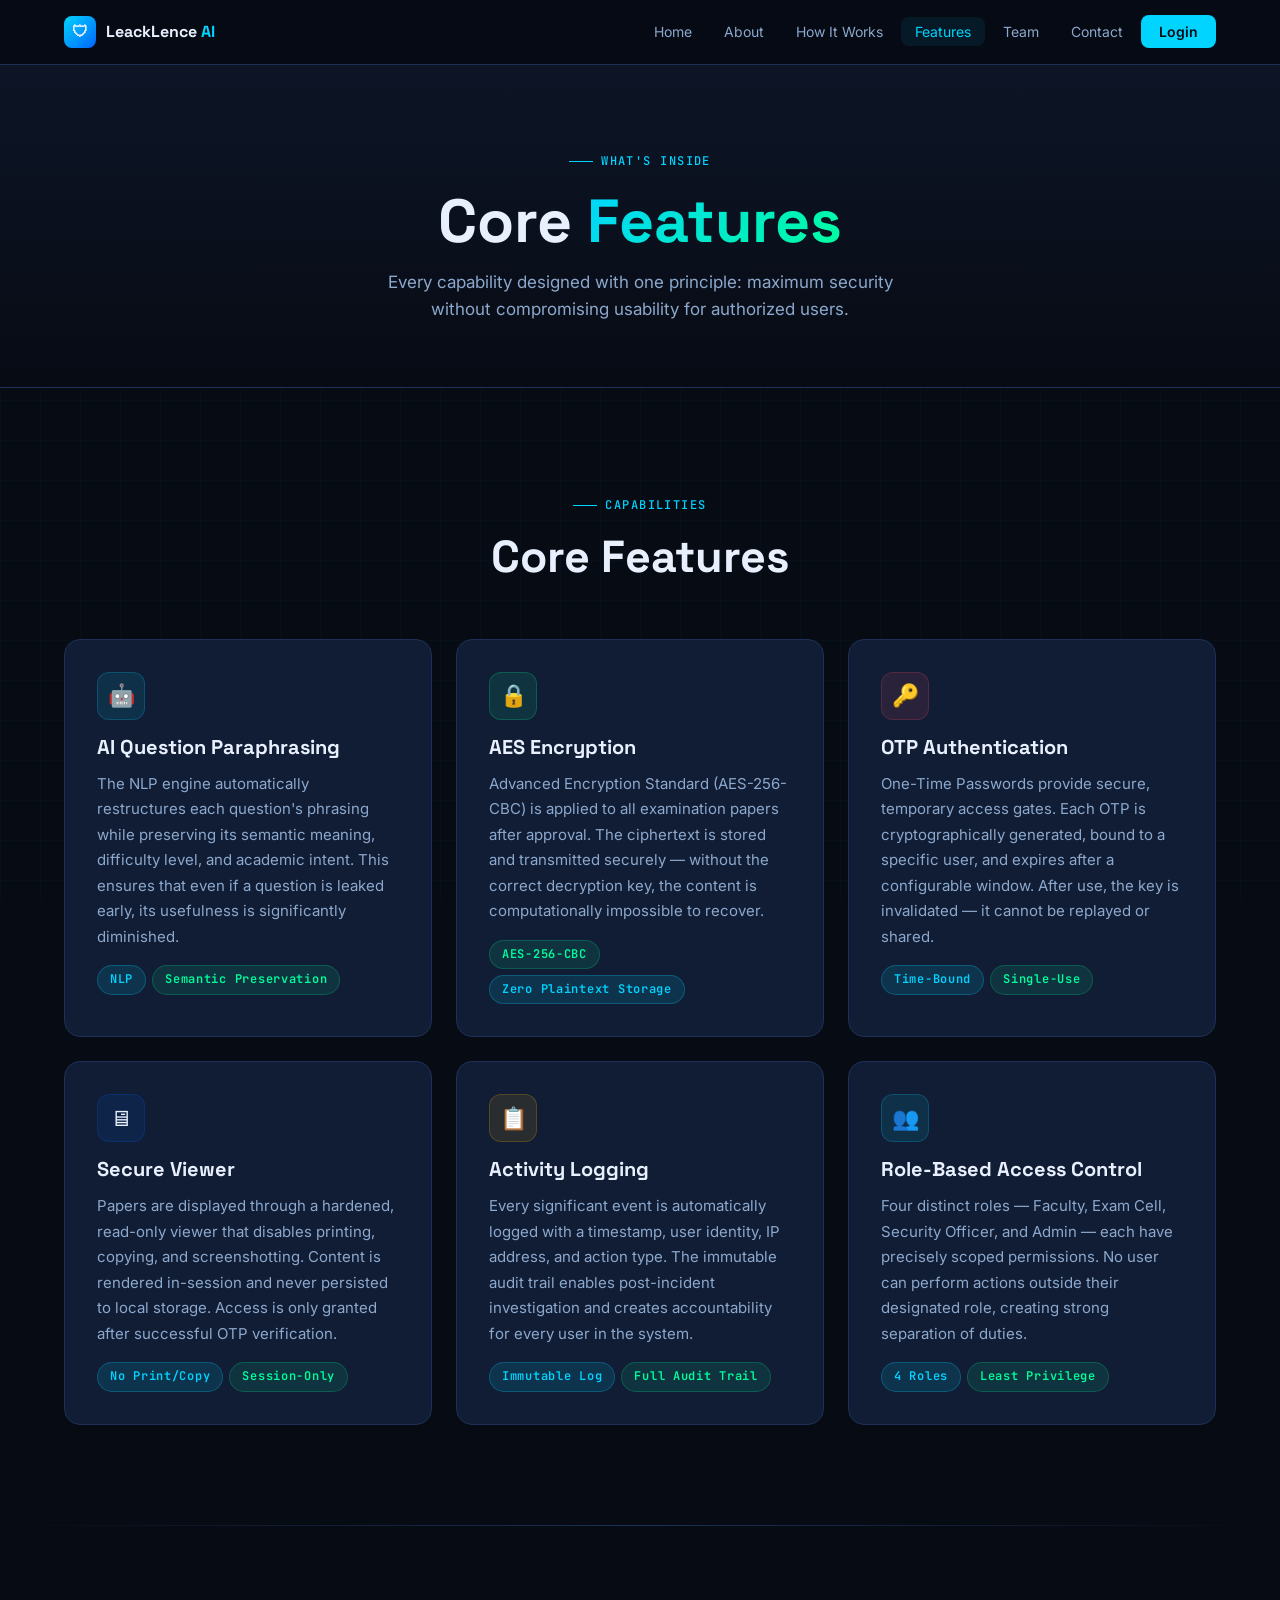
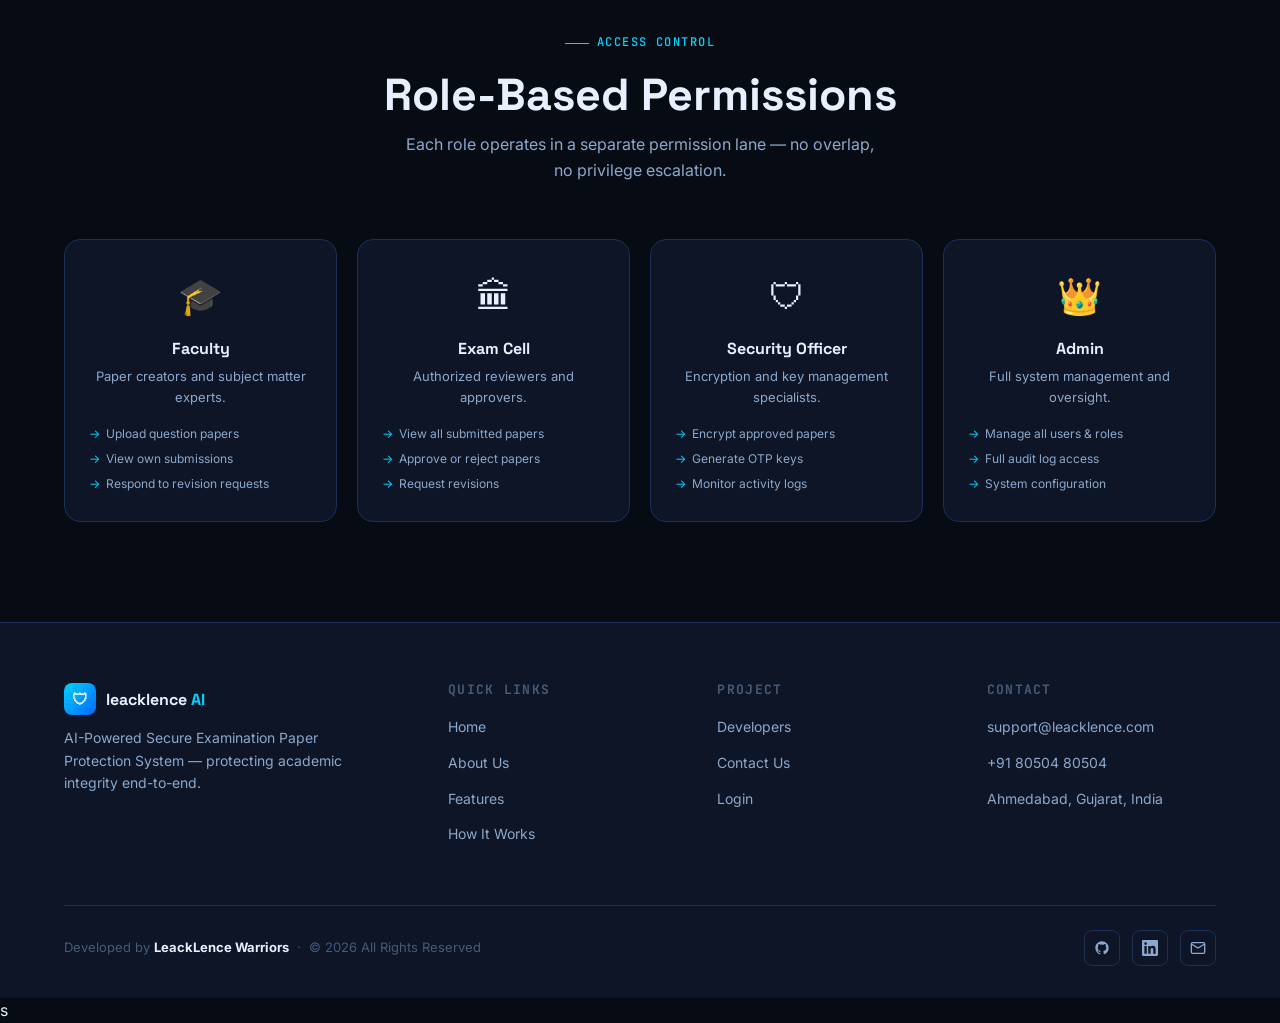
<file: frontend/features.html>
<!DOCTYPE html>
<html lang="en">
<head>
  <meta charset="UTF-8">
  <meta name="viewport" content="width=device-width, initial-scale=1.0">
  <title>Features — SecureExam AI</title>
  <link rel="preconnect" href="https://fonts.googleapis.com">
  <link rel="preconnect" href="https://fonts.gstatic.com" crossorigin>
  <link href="https://fonts.googleapis.com/css2?family=Space+Grotesk:wght@400;500;600;700&family=Inter:wght@400;500;600&family=JetBrains+Mono:wght@400;500&display=swap" rel="stylesheet">
  <link rel="stylesheet" href="style.css">
  <style>
    .feature-card {
      background: var(--bg-card);
      border: 1px solid var(--border);
      border-radius: var(--radius-lg);
      padding: 32px;
      transition: border-color var(--transition), transform var(--transition), box-shadow var(--transition);
      position: relative;
      overflow: hidden;
    }
    .feature-card::before {
      content: '';
      position: absolute;
      top: 0; left: 0; right: 0;
      height: 2px;
      background: linear-gradient(90deg, var(--cyan), transparent);
      opacity: 0;
      transition: opacity var(--transition);
    }
    .feature-card:hover {
      border-color: var(--cyan-dim);
      transform: translateY(-6px);
      box-shadow: 0 16px 48px rgba(0,0,0,0.5);
    }
    .feature-card:hover::before { opacity: 1; }
    .feature-card h3 { margin-bottom: 12px; }
    .feature-card p { color: var(--text-mid); font-size: 0.9375rem; line-height: 1.7; }

    .roles-grid {
      display: grid;
      grid-template-columns: repeat(4, 1fr);
      gap: 20px;
    }
    .role-card {
      background: var(--bg-panel);
      border: 1px solid var(--border);
      border-radius: var(--radius-lg);
      padding: 28px 24px;
      text-align: center;
      transition: all var(--transition);
    }
    .role-card:hover {
      border-color: var(--cyan-dim);
      transform: translateY(-4px);
    }
    .role-icon {
      font-size: 36px;
      margin-bottom: 14px;
    }
    .role-card h3 { font-size: 1rem; margin-bottom: 8px; }
    .role-card p { font-size: 0.8125rem; color: var(--text-mid); line-height: 1.6; }
    .role-perms {
      margin-top: 16px;
      display: flex;
      flex-direction: column;
      gap: 6px;
    }
    .role-perm {
      display: flex;
      align-items: center;
      gap: 6px;
      font-size: 0.75rem;
      color: var(--text-mid);
      text-align: left;
    }
    .role-perm::before {
      content: '→';
      color: var(--cyan);
      flex-shrink: 0;
    }

    @media (max-width: 900px) { .roles-grid { grid-template-columns: repeat(2, 1fr); } }
    @media (max-width: 540px) { .roles-grid { grid-template-columns: 1fr; } }
  </style>
</head>
<body>
<div class="page">

  <section class="page-hero">
    <div class="container">
      <span class="eyebrow">What's Inside</span>
      <h1>Core <span class="text-gradient">Features</span></h1>
      <p style="color:var(--text-mid);max-width:520px;margin:12px auto 0;font-size:1.0625rem">Every capability designed with one principle: maximum security without compromising usability for authorized users.</p>
    </div>
  </section>

  <!-- CORE FEATURES -->
  <section class="section">
    <div class="container">
      <div style="text-align:center;margin-bottom:56px" class="reveal">
        <span class="eyebrow" style="justify-content:center">Capabilities</span>
        <h2>Core Features</h2>
      </div>
      <div class="grid-3">

        <div class="feature-card reveal">
          <div class="icon-box">🤖</div>
          <h3>AI Question Paraphrasing</h3>
          <p>The NLP engine automatically restructures each question's phrasing while preserving its semantic meaning, difficulty level, and academic intent. This ensures that even if a question is leaked early, its usefulness is significantly diminished.</p>
          <div style="margin-top:16px;display:flex;flex-wrap:wrap;gap:6px">
            <span class="badge badge-cyan">NLP</span>
            <span class="badge badge-green">Semantic Preservation</span>
          </div>
        </div>

        <div class="feature-card reveal delay-1">
          <div class="icon-box" style="background:rgba(0,255,156,0.1);border-color:rgba(0,255,156,0.2)">🔒</div>
          <h3>AES Encryption</h3>
          <p>Advanced Encryption Standard (AES-256-CBC) is applied to all examination papers after approval. The ciphertext is stored and transmitted securely — without the correct decryption key, the content is computationally impossible to recover.</p>
          <div style="margin-top:16px;display:flex;flex-wrap:wrap;gap:6px">
            <span class="badge badge-green">AES-256-CBC</span>
            <span class="badge badge-cyan">Zero Plaintext Storage</span>
          </div>
        </div>

        <div class="feature-card reveal delay-2">
          <div class="icon-box" style="background:rgba(255,78,106,0.1);border-color:rgba(255,78,106,0.2)">🔑</div>
          <h3>OTP Authentication</h3>
          <p>One-Time Passwords provide secure, temporary access gates. Each OTP is cryptographically generated, bound to a specific user, and expires after a configurable window. After use, the key is invalidated — it cannot be replayed or shared.</p>
          <div style="margin-top:16px;display:flex;flex-wrap:wrap;gap:6px">
            <span class="badge badge-cyan">Time-Bound</span>
            <span class="badge badge-green">Single-Use</span>
          </div>
        </div>

        <div class="feature-card reveal">
          <div class="icon-box" style="background:rgba(0,102,255,0.1);border-color:rgba(0,102,255,0.2)">🖥</div>
          <h3>Secure Viewer</h3>
          <p>Papers are displayed through a hardened, read-only viewer that disables printing, copying, and screenshotting. Content is rendered in-session and never persisted to local storage. Access is only granted after successful OTP verification.</p>
          <div style="margin-top:16px;display:flex;flex-wrap:wrap;gap:6px">
            <span class="badge badge-cyan">No Print/Copy</span>
            <span class="badge badge-green">Session-Only</span>
          </div>
        </div>

        <div class="feature-card reveal delay-1">
          <div class="icon-box" style="background:rgba(255,184,0,0.1);border-color:rgba(255,184,0,0.2)">📋</div>
          <h3>Activity Logging</h3>
          <p>Every significant event is automatically logged with a timestamp, user identity, IP address, and action type. The immutable audit trail enables post-incident investigation and creates accountability for every user in the system.</p>
          <div style="margin-top:16px;display:flex;flex-wrap:wrap;gap:6px">
            <span class="badge badge-cyan">Immutable Log</span>
            <span class="badge badge-green">Full Audit Trail</span>
          </div>
        </div>

        <div class="feature-card reveal delay-2">
          <div class="icon-box">👥</div>
          <h3>Role-Based Access Control</h3>
          <p>Four distinct roles — Faculty, Exam Cell, Security Officer, and Admin — each have precisely scoped permissions. No user can perform actions outside their designated role, creating strong separation of duties.</p>
          <div style="margin-top:16px;display:flex;flex-wrap:wrap;gap:6px">
            <span class="badge badge-cyan">4 Roles</span>
            <span class="badge badge-green">Least Privilege</span>
          </div>
        </div>

      </div>
    </div>
  </section>

  <div class="divider"></div>

  <!-- ROLES -->
  <section class="section">
    <div class="container">
      <div style="text-align:center;margin-bottom:56px" class="reveal">
        <span class="eyebrow" style="justify-content:center">Access Control</span>
        <h2>Role-Based Permissions</h2>
        <p style="color:var(--text-mid);max-width:480px;margin:12px auto 0">Each role operates in a separate permission lane — no overlap, no privilege escalation.</p>
      </div>
      <div class="roles-grid">
        <div class="role-card reveal">
          <div class="role-icon">🎓</div>
          <h3>Faculty</h3>
          <p>Paper creators and subject matter experts.</p>
          <div class="role-perms">
            <div class="role-perm">Upload question papers</div>
            <div class="role-perm">View own submissions</div>
            <div class="role-perm">Respond to revision requests</div>
          </div>
        </div>
        <div class="role-card reveal delay-1">
          <div class="role-icon">🏛</div>
          <h3>Exam Cell</h3>
          <p>Authorized reviewers and approvers.</p>
          <div class="role-perms">
            <div class="role-perm">View all submitted papers</div>
            <div class="role-perm">Approve or reject papers</div>
            <div class="role-perm">Request revisions</div>
          </div>
        </div>
        <div class="role-card reveal delay-2">
          <div class="role-icon">🛡</div>
          <h3>Security Officer</h3>
          <p>Encryption and key management specialists.</p>
          <div class="role-perms">
            <div class="role-perm">Encrypt approved papers</div>
            <div class="role-perm">Generate OTP keys</div>
            <div class="role-perm">Monitor activity logs</div>
          </div>
        </div>
        <div class="role-card reveal delay-3">
          <div class="role-icon">👑</div>
          <h3>Admin</h3>
          <p>Full system management and oversight.</p>
          <div class="role-perms">
            <div class="role-perm">Manage all users & roles</div>
            <div class="role-perm">Full audit log access</div>
            <div class="role-perm">System configuration</div>
          </div>
        </div>
      </div>
    </div>
  </section>

</div>
<script src="components.js"></script>
<script>buildNav('features.html'); buildFooter();</script>
</body>
</html>
</file>
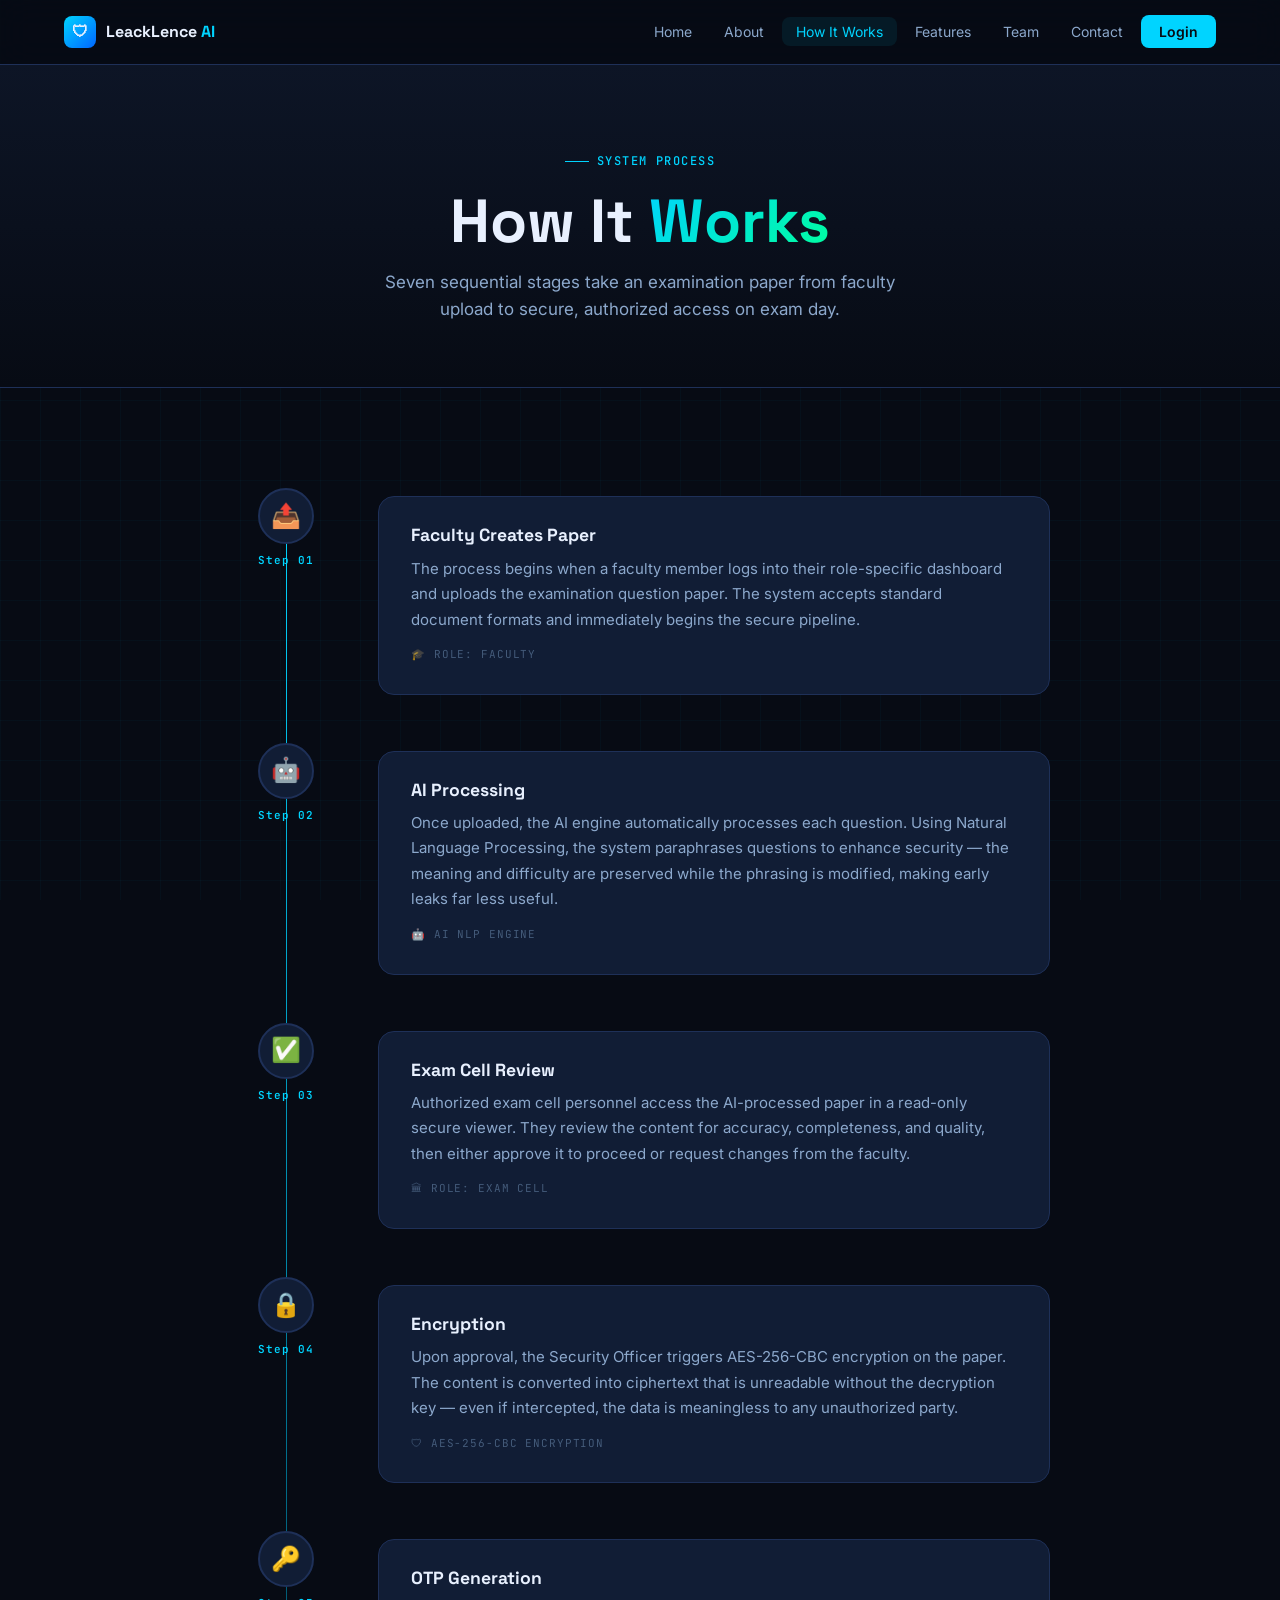
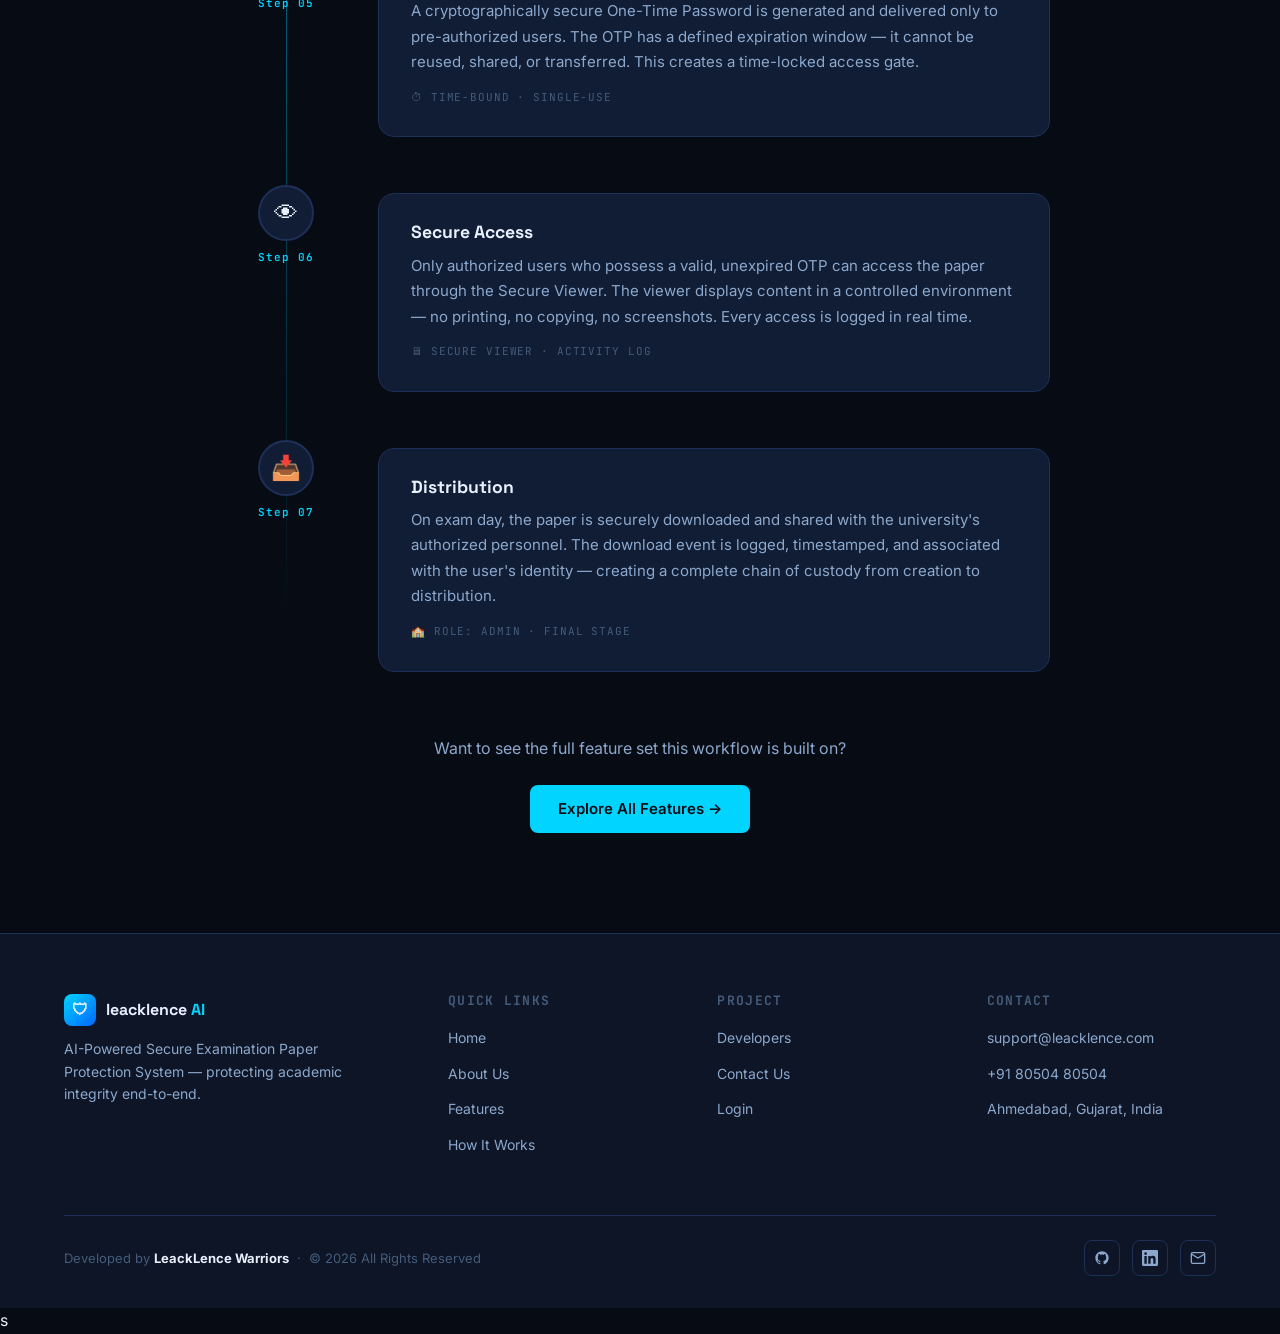
<file: frontend/how-it-works.html>
<!DOCTYPE html>
<html lang="en">
<head>
  <meta charset="UTF-8">
  <meta name="viewport" content="width=device-width, initial-scale=1.0">
  <title>How It Works — SecureExam AI</title>
  <link rel="preconnect" href="https://fonts.googleapis.com">
  <link rel="preconnect" href="https://fonts.gstatic.com" crossorigin>
  <link href="https://fonts.googleapis.com/css2?family=Space+Grotesk:wght@400;500;600;700&family=Inter:wght@400;500;600&family=JetBrains+Mono:wght@400;500&display=swap" rel="stylesheet">
  <link rel="stylesheet" href="style.css">
  <style>
    .steps-timeline {
      position: relative;
      max-width: 820px;
      margin: 0 auto;
    }
    .steps-timeline::before {
      content: '';
      position: absolute;
      left: 56px;
      top: 40px;
      bottom: 40px;
      width: 1px;
      background: linear-gradient(180deg, var(--cyan) 0%, var(--cyan-dim) 50%, transparent 100%);
    }
    .step-row {
      display: flex;
      gap: 36px;
      margin-bottom: 48px;
      position: relative;
    }
    .step-row:last-child { margin-bottom: 0; }
    .step-node {
      position: relative;
      flex-shrink: 0;
      width: 112px;
      display: flex;
      flex-direction: column;
      align-items: center;
      gap: 8px;
    }
    .step-circle {
      width: 56px; height: 56px;
      border-radius: 50%;
      background: var(--bg-card);
      border: 2px solid var(--border);
      display: flex;
      align-items: center;
      justify-content: center;
      font-size: 24px;
      position: relative;
      z-index: 1;
      transition: all var(--transition);
    }
    .step-row:hover .step-circle {
      border-color: var(--cyan);
      box-shadow: 0 0 0 6px rgba(0,212,255,0.1);
      background: rgba(0,212,255,0.08);
    }
    .step-num {
      font-family: var(--font-mono);
      font-size: 0.6875rem;
      font-weight: 600;
      color: var(--cyan);
      letter-spacing: 0.08em;
    }
    .step-body {
      flex: 1;
      background: var(--bg-card);
      border: 1px solid var(--border);
      border-radius: var(--radius-lg);
      padding: 28px 32px;
      transition: border-color var(--transition), box-shadow var(--transition);
      margin-top: 8px;
    }
    .step-row:hover .step-body {
      border-color: var(--cyan-dim);
      box-shadow: 0 8px 32px rgba(0,0,0,0.4);
    }
    .step-body h3 {
      font-size: 1.1rem;
      margin-bottom: 10px;
    }
    .step-body p {
      color: var(--text-mid);
      font-size: 0.9375rem;
      line-height: 1.7;
    }
    .step-tag {
      display: inline-flex;
      margin-top: 14px;
      align-items: center;
      gap: 6px;
      font-family: var(--font-mono);
      font-size: 0.6875rem;
      color: var(--text-lo);
      letter-spacing: 0.08em;
      text-transform: uppercase;
    }
    @media (max-width: 640px) {
      .steps-timeline::before { display: none; }
      .step-row { flex-direction: column; gap: 12px; }
      .step-node { flex-direction: row; width: auto; }
    }
  </style>
</head>
<body>
<div class="page">

  <section class="page-hero">
    <div class="container">
      <span class="eyebrow">System Process</span>
      <h1>How It <span class="text-gradient">Works</span></h1>
      <p style="color:var(--text-mid);max-width:520px;margin:12px auto 0;font-size:1.0625rem">Seven sequential stages take an examination paper from faculty upload to secure, authorized access on exam day.</p>
    </div>
  </section>

  <section class="section">
    <div class="container">
      <div class="steps-timeline">

        <div class="step-row reveal">
          <div class="step-node">
            <div class="step-circle">📤</div>
            <div class="step-num">Step 01</div>
          </div>
          <div class="step-body">
            <h3>Faculty Creates Paper</h3>
            <p>The process begins when a faculty member logs into their role-specific dashboard and uploads the examination question paper. The system accepts standard document formats and immediately begins the secure pipeline.</p>
            <div class="step-tag">🎓 Role: Faculty</div>
          </div>
        </div>

        <div class="step-row reveal">
          <div class="step-node">
            <div class="step-circle">🤖</div>
            <div class="step-num">Step 02</div>
          </div>
          <div class="step-body">
            <h3>AI Processing</h3>
            <p>Once uploaded, the AI engine automatically processes each question. Using Natural Language Processing, the system paraphrases questions to enhance security — the meaning and difficulty are preserved while the phrasing is modified, making early leaks far less useful.</p>
            <div class="step-tag">🤖 AI NLP Engine</div>
          </div>
        </div>

        <div class="step-row reveal">
          <div class="step-node">
            <div class="step-circle">✅</div>
            <div class="step-num">Step 03</div>
          </div>
          <div class="step-body">
            <h3>Exam Cell Review</h3>
            <p>Authorized exam cell personnel access the AI-processed paper in a read-only secure viewer. They review the content for accuracy, completeness, and quality, then either approve it to proceed or request changes from the faculty.</p>
            <div class="step-tag">🏛 Role: Exam Cell</div>
          </div>
        </div>

        <div class="step-row reveal">
          <div class="step-node">
            <div class="step-circle">🔒</div>
            <div class="step-num">Step 04</div>
          </div>
          <div class="step-body">
            <h3>Encryption</h3>
            <p>Upon approval, the Security Officer triggers AES-256-CBC encryption on the paper. The content is converted into ciphertext that is unreadable without the decryption key — even if intercepted, the data is meaningless to any unauthorized party.</p>
            <div class="step-tag">🛡 AES-256-CBC Encryption</div>
          </div>
        </div>

        <div class="step-row reveal">
          <div class="step-node">
            <div class="step-circle">🔑</div>
            <div class="step-num">Step 05</div>
          </div>
          <div class="step-body">
            <h3>OTP Generation</h3>
            <p>A cryptographically secure One-Time Password is generated and delivered only to pre-authorized users. The OTP has a defined expiration window — it cannot be reused, shared, or transferred. This creates a time-locked access gate.</p>
            <div class="step-tag">⏱ Time-bound · Single-use</div>
          </div>
        </div>

        <div class="step-row reveal">
          <div class="step-node">
            <div class="step-circle">👁</div>
            <div class="step-num">Step 06</div>
          </div>
          <div class="step-body">
            <h3>Secure Access</h3>
            <p>Only authorized users who possess a valid, unexpired OTP can access the paper through the Secure Viewer. The viewer displays content in a controlled environment — no printing, no copying, no screenshots. Every access is logged in real time.</p>
            <div class="step-tag">🖥 Secure Viewer · Activity Log</div>
          </div>
        </div>

        <div class="step-row reveal">
          <div class="step-node">
            <div class="step-circle">📥</div>
            <div class="step-num">Step 07</div>
          </div>
          <div class="step-body">
            <h3>Distribution</h3>
            <p>On exam day, the paper is securely downloaded and shared with the university's authorized personnel. The download event is logged, timestamped, and associated with the user's identity — creating a complete chain of custody from creation to distribution.</p>
            <div class="step-tag">🏫 Role: Admin · Final Stage</div>
          </div>
        </div>

      </div>

      <div style="text-align:center;margin-top:64px" class="reveal">
        <p style="color:var(--text-mid);margin-bottom:24px">Want to see the full feature set this workflow is built on?</p>
        <a href="features.html" class="btn btn-primary">Explore All Features →</a>
      </div>

    </div>
  </section>

</div>
<script src="components.js"></script>
<script>buildNav('how-it-works.html'); buildFooter();</script>
</body>
</html>
</file>
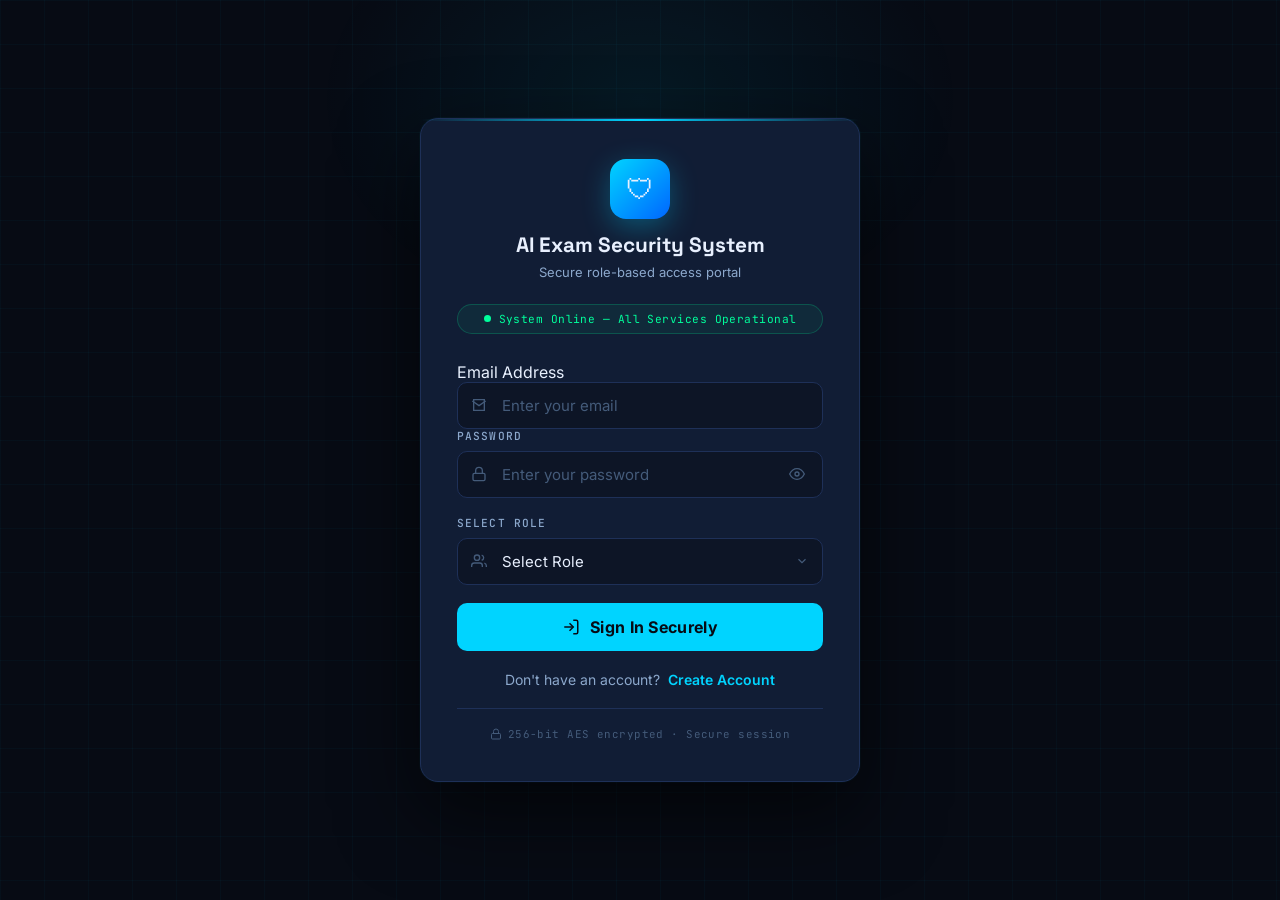
<file: frontend/login.html>
<!DOCTYPE html>
<html>
<head>
    <title>AI Exam Security System</title>
    <link rel="stylesheet" href="css/login.css">
    <link rel="preconnect" href="https://fonts.googleapis.com">
    <link rel="preconnect" href="https://fonts.gstatic.com" crossorigin>
    <link href="https://fonts.googleapis.com/css2?family=Space+Grotesk:wght@400;500;600;700&family=Inter:wght@400;500;600&family=JetBrains+Mono:wght@500&display=swap" rel="stylesheet">
</head>
<body>

<!-- Background grid effect -->
<div class="bg-grid"></div>
<div class="bg-glow"></div>

<div class="login-container">

    <!-- Logo / Brand -->
    <div class="login-brand">
        <div class="login-icon">🛡</div>
        <h1>AI Exam Security System</h1>
        <p class="login-subtitle">Secure role-based access portal</p>
    </div>

    <!-- Status indicator -->
    <div class="login-status">
        <span class="status-dot"></span>
        System Online — All Services Operational
    </div>

    <!-- Form fields -->
    <label for="email">Email Address</label>

    <div class="input-wrap">
        <span class="input-icon">
            <svg width="16" height="16" viewBox="0 0 24 24" fill="none" stroke="currentColor" stroke-width="2">
                <path d="M4 4h16v16H4z"/>
                <polyline points="22,6 12,13 2,6"/>
            </svg>
        </span>

        <input
            type="email"
            id="email"
            placeholder="Enter your email"
            autocomplete="off"
            required
            pattern="[a-zA-Z0-9._%+-]+@[a-zA-Z0-9.-]+\.[a-zA-Z]{2,}$"
            title="Please enter a valid email address"
        >
    </div>

    <div class="form-group">
        <label for="password">Password</label>
        <div class="input-wrap">
            <span class="input-icon">
                <svg width="16" height="16" viewBox="0 0 24 24" fill="none" stroke="currentColor" stroke-width="2"><rect x="3" y="11" width="18" height="11" rx="2"/><path d="M7 11V7a5 5 0 0 1 10 0v4"/></svg>
            </span><input
                    type="password"
                    id="password"
                    placeholder="Enter your password"
                    autocomplete="new-password"
                    required
                    pattern="^(?=.*[a-z])(?=.*[A-Z])(?=.*\d)(?=.*[@$!%*?&]).{8,}$"
                    title="Password must contain at least 8 characters, one uppercase letter, one lowercase letter, one number and one special character."
                >
            
            <button class="toggle-pass" type="button" onclick="togglePassword()" title="Show/hide password">
                <svg id="eye-icon" width="16" height="16" viewBox="0 0 24 24" fill="none" stroke="currentColor" stroke-width="2"><path d="M1 12s4-8 11-8 11 8 11 8-4 8-11 8-11-8-11-8z"/><circle cx="12" cy="12" r="3"/></svg>
            </button>
        </div>
    </div>

    <div class="form-group">
        <label for="role">Select Role</label>
        <div class="select-wrap">
            <span class="input-icon">
                <svg width="16" height="16" viewBox="0 0 24 24" fill="none" stroke="currentColor" stroke-width="2"><path d="M17 21v-2a4 4 0 0 0-4-4H5a4 4 0 0 0-4 4v2"/><circle cx="9" cy="7" r="4"/><path d="M23 21v-2a4 4 0 0 0-3-3.87"/><path d="M16 3.13a4 4 0 0 1 0 7.75"/></svg>
            </span>
            <select id="role">
                <option value="">Select Role</option>
                <option value="faculty">🎓 Faculty</option>
                <option value="paper_setter">✏️ Paper Setter</option>
                <option value="high_authority">🏛 High Authority</option>
                <!-- <option value="authority">🔒 Authority</option> -->
                <option value="admin">👑 Admin</option>
            </select>
            <span class="select-arrow">
                <svg width="14" height="14" viewBox="0 0 24 24" fill="none" stroke="currentColor" stroke-width="2"><polyline points="6 9 12 15 18 9"/></svg>
            </span>
        </div>
    </div>

    <!-- Login button -->
    <button class="login-btn" onclick="login()">
        <svg width="18" height="18" viewBox="0 0 24 24" fill="none" stroke="currentColor" stroke-width="2"><path d="M15 3h4a2 2 0 0 1 2 2v14a2 2 0 0 1-2 2h-4"/><polyline points="10 17 15 12 10 7"/><line x1="15" y1="12" x2="3" y2="12"/></svg>
        Sign In Securely
    </button>

    <!-- Signup link -->
    <p class="login-footer">
        Don't have an account?
        <a href="signup.html">Create Account</a>
    </p>

    <!-- Security note -->
    <div class="security-note">
        <svg width="12" height="12" viewBox="0 0 24 24" fill="none" stroke="currentColor" stroke-width="2"><rect x="3" y="11" width="18" height="11" rx="2"/><path d="M7 11V7a5 5 0 0 1 10 0v4"/></svg>
        256-bit AES encrypted · Secure session
    </div>

</div>

<script src="js/login.js"></script>
<script>
    function togglePassword() {
        const input = document.getElementById('password');
        input.type = input.type === 'password' ? 'text' : 'password';
    }
</script>

</body>
</html>
</file>
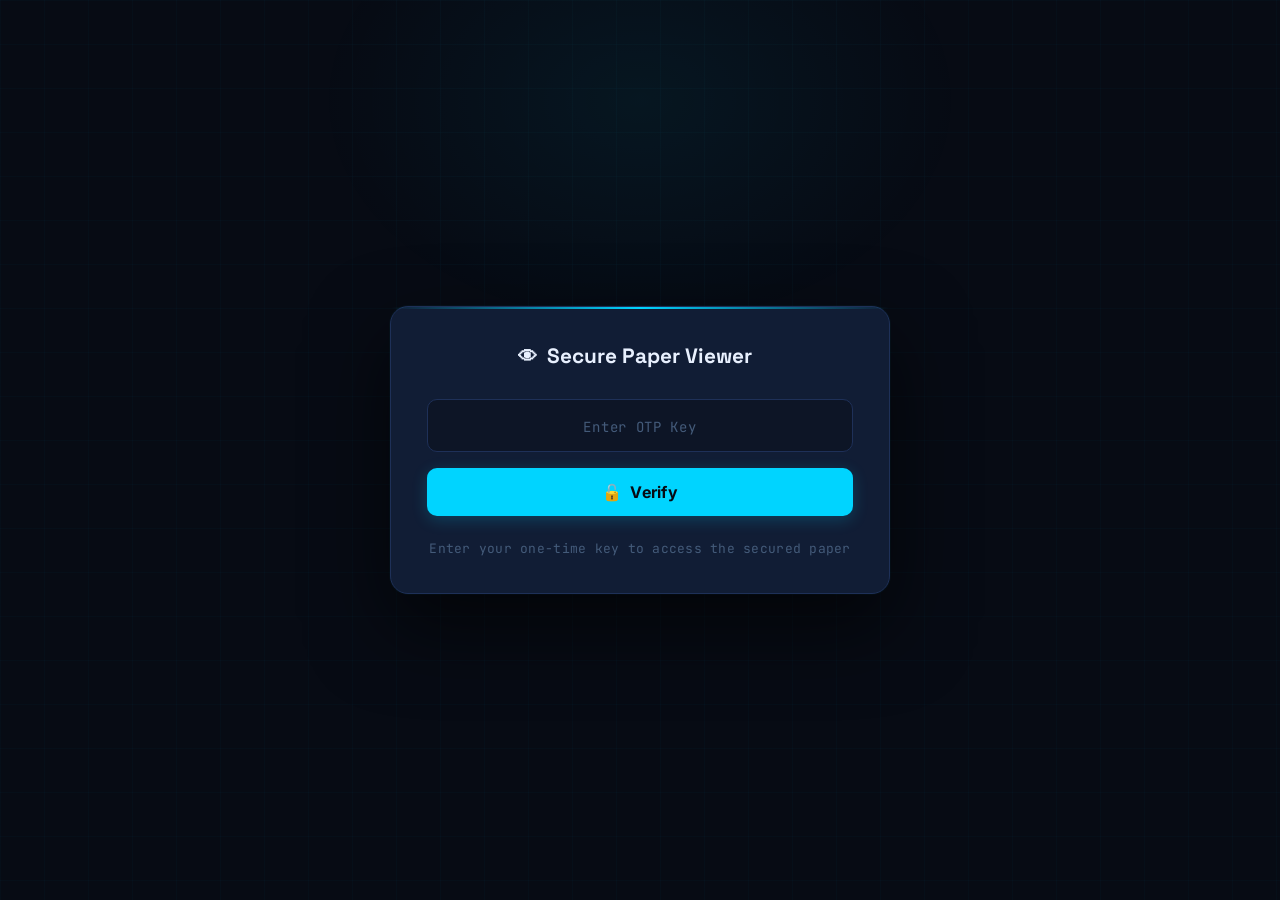
<file: frontend/secure-viewer.html>
<!DOCTYPE html>
<html lang="en">
<head>
<meta charset="UTF-8">
<meta name="viewport" content="width=device-width, initial-scale=1.0">

<title>Secure Viewer</title>

<link rel="stylesheet" href="css/viewer.css">
</head>
<body>

<div class="viewer-box">

    <h1>Secure Paper Viewer</h1>

    <input
        type="text"
        id="otpInput"
        placeholder="Enter OTP Key">

    <button type="button" onclick="verifyOTP()">
        Verify
    </button>

    <!-- OTP verify hone ke baad details yaha aayengi -->
    <div id="paperInfo"></div>

</div>

<script src="js/viewer.js"></script>

</body>
</html>
</file>
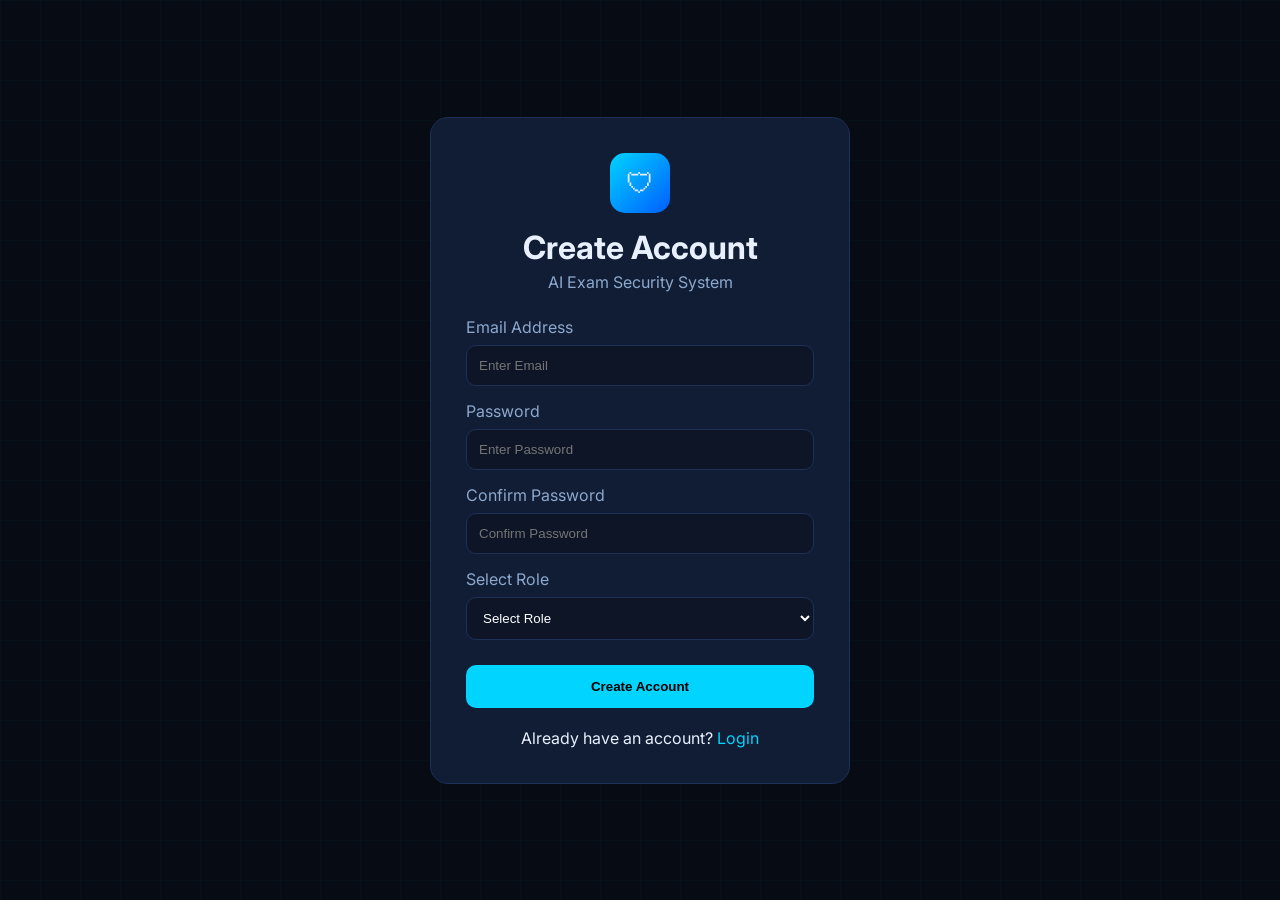
<file: frontend/signup.html>
<!DOCTYPE html>
<html>
<head>
    <title>Signup - AI Exam Security System</title>
    <link rel="stylesheet" href="css/signup.css">

    <link rel="preconnect" href="https://fonts.googleapis.com">
    <link href="https://fonts.googleapis.com/css2?family=Space+Grotesk:wght@400;600;700&family=Inter:wght@400;500;600&display=swap" rel="stylesheet">
</head>
<body>

<div class="bg-grid"></div>

<div class="signup-container">

    <div class="signup-brand">
        <div class="signup-icon">🛡</div>
        <h1>Create Account</h1>
        <p>AI Exam Security System</p>
    </div>

    <div class="form-group">
        <label>Email Address</label>
        <input
            type="email"
            id="email"
            placeholder="Enter Email"
            required
        >
    </div>

    <div class="form-group">
        <label>Password</label>
        <input
            type="password"
            id="password"
            placeholder="Enter Password"
            required
        >
    </div>

    <div class="form-group">
        <label>Confirm Password</label>
        <input
            type="password"
            id="confirmPassword"
            placeholder="Confirm Password"
            required
        >
    </div>

    <div class="form-group">
        <label>Select Role</label>

        <select id="role">
            <option value="">Select Role</option>
            <option value="faculty">Faculty</option>
            <option value="paper_setter">Paper Setter</option>
            <option value="high_authority">High Authority</option>
            <option value="admin">Admin</option>
        </select>
    </div>

    <button onclick="signup()">
        Create Account
    </button>

    <p class="login-link">
        Already have an account?
        <a href="login.html">Login</a>
    </p>

</div>

<script src="js/signup.js"></script>

</body>
</html>
</file>
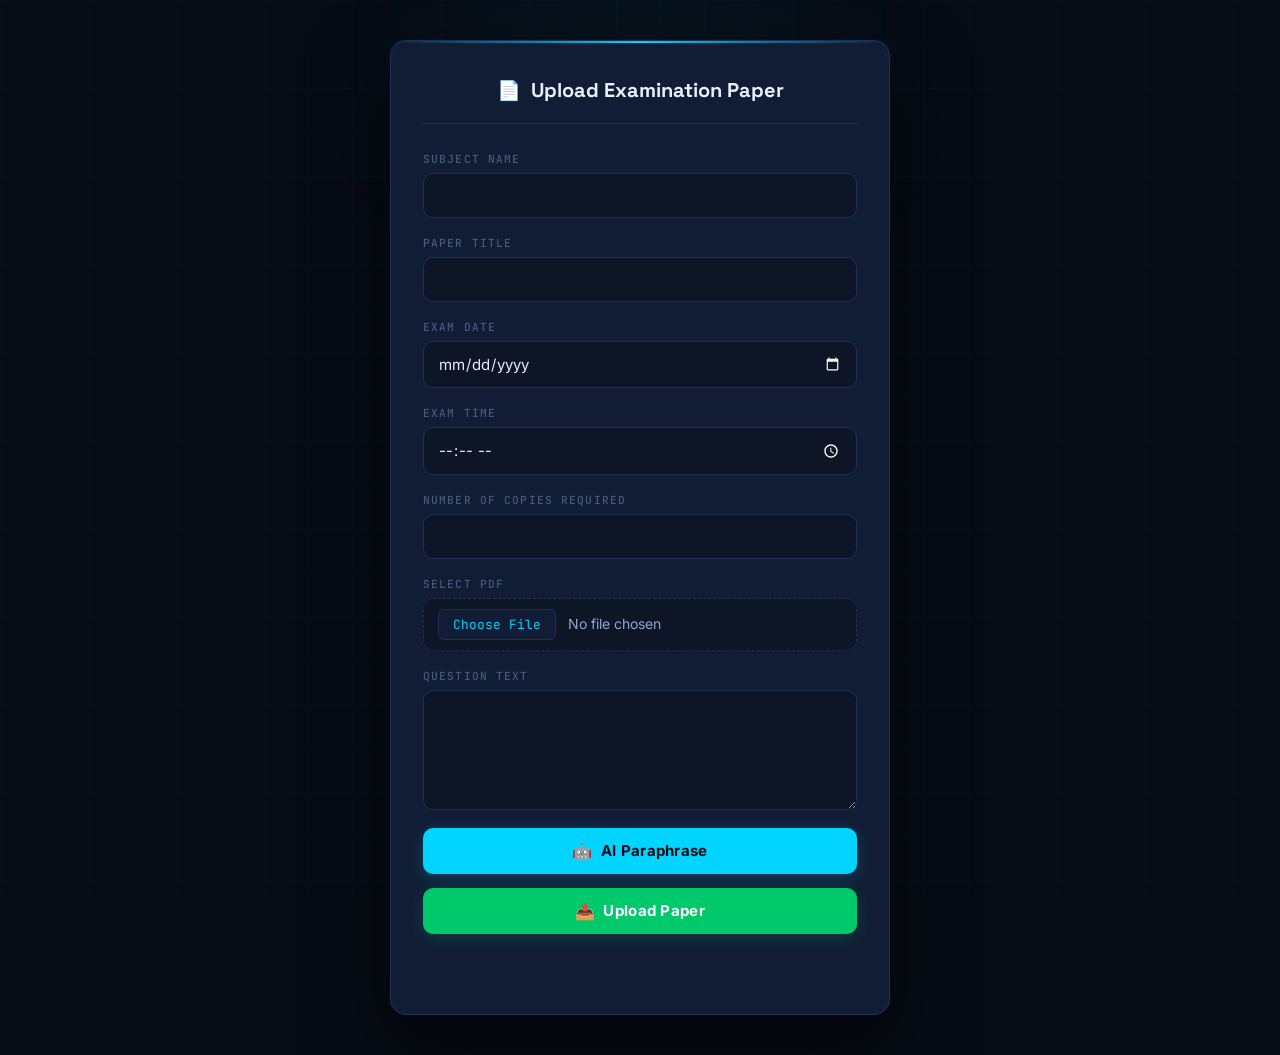
<file: frontend/upload-paper.html>
<!DOCTYPE html>
<html lang="en">
<head>
    <meta charset="UTF-8">
    <meta name="viewport" content="width=device-width, initial-scale=1.0">
    <title>Upload Paper</title>

    <link rel="stylesheet" href="css/upload.css">
</head>
<body>

<div class="container">

    <div class="upload-box">

        <h1>Upload Examination Paper</h1>

        <form id="uploadForm">

            <label>Subject Name</label>
            <input type="text" id="subject">

            <label>Paper Title</label>
            <input type="text" id="paperTitle">

            <label>Exam Date</label>
            <input type="date" id="examDate">

            <label>Exam Time</label>
            <input type="time" id="examTime">

            <label>Number of Copies Required</label>
            <input type="number" id="copies">

            <label>Select PDF</label>
            <input type="file" id="paperFile">

            <label>Question Text</label>
            <textarea id="questionText"></textarea>

            <button
            type="button"
            onclick="paraphrasePaper()">
            AI Paraphrase
            </button>

            <button
            type="button"
            onclick="uploadPaper()">
            Upload Paper
            </button>


        </form>

        <div id="message"></div>

    </div>

</div>

<script src="js/upload.js"></script>

</body>
</html>
</file>
<file: frontend/style.css>
/* ===== DESIGN TOKENS ===== */
:root {
  --bg-deep:    #070B14;
  --bg-panel:   #0D1526;
  --bg-card:    #111D35;
  --border:     #1E3058;
  --cyan:       #00D4FF;
  --cyan-dim:   #007A99;
  --green:      #00FF9C;
  --text-hi:    #E8F0FE;
  --text-mid:   #8CA8CC;
  --text-lo:    #445B7A;
  --accent-red: #FF4E6A;

  --font-display: 'Space Grotesk', sans-serif;
  --font-body:    'Inter', sans-serif;
  --font-mono:    'JetBrains Mono', monospace;

  --radius: 8px;
  --radius-lg: 16px;
  --transition: 0.25s cubic-bezier(0.4, 0, 0.2, 1);
}

/* ===== RESET ===== */
*, *::before, *::after { box-sizing: border-box; margin: 0; padding: 0; }
html { scroll-behavior: smooth; }
body {
  background: var(--bg-deep);
  color: var(--text-hi);
  font-family: var(--font-body);
  font-size: 16px;
  line-height: 1.6;
  overflow-x: hidden;
}
a { color: inherit; text-decoration: none; }
img { max-width: 100%; }

/* ===== GRID NOISE BACKGROUND ===== */
body::before {
  content: '';
  position: fixed;
  inset: 0;
  background-image:
    linear-gradient(rgba(0,212,255,0.03) 1px, transparent 1px),
    linear-gradient(90deg, rgba(0,212,255,0.03) 1px, transparent 1px);
  background-size: 40px 40px;
  pointer-events: none;
  z-index: 0;
}

/* ===== NAVIGATION ===== */
.nav {
  position: fixed;
  top: 0; left: 0; right: 0;
  z-index: 1000;
  background: rgba(7, 11, 20, 0.85);
  backdrop-filter: blur(16px);
  border-bottom: 1px solid var(--border);
}
.nav-inner {
  max-width: 1200px;
  margin: 0 auto;
  padding: 0 24px;
  height: 64px;
  display: flex;
  align-items: center;
  justify-content: space-between;
}
.nav-logo {
  display: flex;
  align-items: center;
  gap: 10px;
  font-family: var(--font-display);
  font-weight: 700;
  font-size: 1rem;
  color: var(--text-hi);
}
.nav-logo-icon {
  width: 32px; height: 32px;
  background: linear-gradient(135deg, var(--cyan), #0066FF);
  border-radius: 8px;
  display: flex; align-items: center; justify-content: center;
  font-size: 16px;
}
.nav-links {
  display: flex;
  align-items: center;
  gap: 4px;
  list-style: none;
}
.nav-links a {
  padding: 6px 14px;
  border-radius: var(--radius);
  font-size: 0.875rem;
  color: var(--text-mid);
  transition: color var(--transition), background var(--transition);
}
.nav-links a:hover,
.nav-links a.active {
  color: var(--cyan);
  background: rgba(0,212,255,0.08);
}
.nav-cta {
  padding: 8px 18px !important;
  background: var(--cyan) !important;
  color: var(--bg-deep) !important;
  font-weight: 600 !important;
  border-radius: var(--radius) !important;
}
.nav-cta:hover {
  background: #00b8d9 !important;
  color: var(--bg-deep) !important;
}
.hamburger {
  display: none;
  flex-direction: column;
  gap: 5px;
  cursor: pointer;
  padding: 4px;
}
.hamburger span {
  display: block;
  width: 24px; height: 2px;
  background: var(--text-mid);
  border-radius: 2px;
  transition: var(--transition);
}

/* ===== PAGE WRAPPER ===== */
.page {
  position: relative;
  z-index: 1;
  padding-top: 64px;
}

/* ===== CONTAINER ===== */
.container {
  max-width: 1200px;
  margin: 0 auto;
  padding: 0 24px;
}

/* ===== SECTION ===== */
.section {
  padding: 100px 0;
}
.section-sm {
  padding: 60px 0;
}

/* ===== TYPOGRAPHY ===== */
.eyebrow {
  display: inline-flex;
  align-items: center;
  gap: 8px;
  font-family: var(--font-mono);
  font-size: 0.75rem;
  font-weight: 500;
  letter-spacing: 0.12em;
  text-transform: uppercase;
  color: var(--cyan);
  margin-bottom: 16px;
}
.eyebrow::before {
  content: '';
  display: block;
  width: 24px; height: 1px;
  background: var(--cyan);
}
h1, h2, h3, h4 {
  font-family: var(--font-display);
  line-height: 1.15;
  font-weight: 700;
}
h1 { font-size: clamp(2.2rem, 5vw, 3.8rem); }
h2 { font-size: clamp(1.8rem, 3.5vw, 2.8rem); }
h3 { font-size: 1.25rem; }
.text-gradient {
  background: linear-gradient(135deg, var(--cyan), var(--green));
  -webkit-background-clip: text;
  -webkit-text-fill-color: transparent;
  background-clip: text;
}

/* ===== BUTTONS ===== */
.btn {
  display: inline-flex;
  align-items: center;
  gap: 8px;
  padding: 12px 28px;
  border-radius: var(--radius);
  font-family: var(--font-body);
  font-weight: 600;
  font-size: 0.9375rem;
  cursor: pointer;
  border: none;
  transition: all var(--transition);
}
.btn-primary {
  background: var(--cyan);
  color: var(--bg-deep);
}
.btn-primary:hover {
  background: #00b8d9;
  transform: translateY(-2px);
  box-shadow: 0 8px 24px rgba(0,212,255,0.3);
}
.btn-outline {
  background: transparent;
  color: var(--text-hi);
  border: 1px solid var(--border);
}
.btn-outline:hover {
  border-color: var(--cyan);
  color: var(--cyan);
  transform: translateY(-2px);
}

/* ===== CARDS ===== */
.card {
  background: var(--bg-card);
  border: 1px solid var(--border);
  border-radius: var(--radius-lg);
  padding: 28px;
  transition: border-color var(--transition), transform var(--transition), box-shadow var(--transition);
}
.card:hover {
  border-color: var(--cyan-dim);
  transform: translateY(-4px);
  box-shadow: 0 12px 40px rgba(0,0,0,0.4);
}

/* ===== ICON BOX ===== */
.icon-box {
  width: 48px; height: 48px;
  border-radius: 12px;
  display: flex; align-items: center; justify-content: center;
  font-size: 22px;
  margin-bottom: 16px;
  background: rgba(0,212,255,0.1);
  border: 1px solid rgba(0,212,255,0.2);
}

/* ===== GRID ===== */
.grid-2 { display: grid; grid-template-columns: repeat(2, 1fr); gap: 24px; }
.grid-3 { display: grid; grid-template-columns: repeat(3, 1fr); gap: 24px; }
.grid-4 { display: grid; grid-template-columns: repeat(4, 1fr); gap: 20px; }

/* ===== DIVIDER ===== */
.divider {
  height: 1px;
  background: linear-gradient(90deg, transparent, var(--border), transparent);
  margin: 0;
}

/* ===== BADGE ===== */
.badge {
  display: inline-flex;
  align-items: center;
  gap: 6px;
  padding: 4px 12px;
  border-radius: 100px;
  font-size: 0.75rem;
  font-weight: 600;
  font-family: var(--font-mono);
  letter-spacing: 0.06em;
}
.badge-cyan {
  background: rgba(0,212,255,0.12);
  color: var(--cyan);
  border: 1px solid rgba(0,212,255,0.25);
}
.badge-green {
  background: rgba(0,255,156,0.1);
  color: var(--green);
  border: 1px solid rgba(0,255,156,0.2);
}

/* ===== FOOTER ===== */
.footer {
  background: var(--bg-panel);
  border-top: 1px solid var(--border);
  padding: 60px 0 32px;
}
.footer-grid {
  display: grid;
  grid-template-columns: 1.5fr 1fr 1fr 1fr;
  gap: 40px;
  margin-bottom: 48px;
}
.footer-brand p {
  color: var(--text-mid);
  font-size: 0.875rem;
  margin-top: 12px;
  max-width: 280px;
}
.footer-col h4 {
  font-size: 0.8125rem;
  font-family: var(--font-mono);
  letter-spacing: 0.1em;
  text-transform: uppercase;
  color: var(--text-lo);
  margin-bottom: 16px;
}
.footer-col ul { list-style: none; }
.footer-col ul li { margin-bottom: 10px; }
.footer-col ul li a {
  font-size: 0.875rem;
  color: var(--text-mid);
  transition: color var(--transition);
}
.footer-col ul li a:hover { color: var(--cyan); }
.footer-bottom {
  border-top: 1px solid var(--border);
  padding-top: 24px;
  display: flex;
  justify-content: space-between;
  align-items: center;
}
.footer-bottom p {
  font-size: 0.8125rem;
  color: var(--text-lo);
}
.social-links {
  display: flex;
  gap: 12px;
}
.social-link {
  width: 36px; height: 36px;
  border: 1px solid var(--border);
  border-radius: var(--radius);
  display: flex; align-items: center; justify-content: center;
  font-size: 15px;
  color: var(--text-mid);
  transition: all var(--transition);
}
.social-link:hover {
  border-color: var(--cyan);
  color: var(--cyan);
  background: rgba(0,212,255,0.08);
}

/* ===== ANIMATIONS ===== */
@keyframes fadeInUp {
  from { opacity: 0; transform: translateY(24px); }
  to   { opacity: 1; transform: translateY(0); }
}
@keyframes pulse-cyan {
  0%, 100% { box-shadow: 0 0 0 0 rgba(0,212,255,0.4); }
  50%       { box-shadow: 0 0 0 12px rgba(0,212,255,0); }
}
.animate-in { animation: fadeInUp 0.6s ease both; }
.delay-1 { animation-delay: 0.1s; }
.delay-2 { animation-delay: 0.2s; }
.delay-3 { animation-delay: 0.3s; }
.delay-4 { animation-delay: 0.4s; }

/* ===== PAGE HERO (inner pages) ===== */
.page-hero {
  background: linear-gradient(180deg, var(--bg-panel) 0%, var(--bg-deep) 100%);
  border-bottom: 1px solid var(--border);
  padding: 80px 0 64px;
  text-align: center;
}
.page-hero .eyebrow { justify-content: center; }

/* ===== RESPONSIVE ===== */
@media (max-width: 900px) {
  .grid-4 { grid-template-columns: repeat(2, 1fr); }
  .grid-3 { grid-template-columns: repeat(2, 1fr); }
  .footer-grid { grid-template-columns: 1fr 1fr; }
}
@media (max-width: 640px) {
  .nav-links { display: none; }
  .nav-links.open {
    display: flex;
    flex-direction: column;
    position: fixed;
    top: 64px; left: 0; right: 0;
    background: var(--bg-panel);
    border-bottom: 1px solid var(--border);
    padding: 16px;
    gap: 4px;
  }
  .hamburger { display: flex; }
  .grid-2 { grid-template-columns: 1fr; }
  .grid-3 { grid-template-columns: 1fr; }
  .grid-4 { grid-template-columns: 1fr; }
  .footer-grid { grid-template-columns: 1fr; }
  .footer-bottom { flex-direction: column; gap: 16px; text-align: center; }
}
</file>
<file: frontend/css/authority.css>
/* ============================================
   authority.css — AI Exam Security System
   Dark Cyber Theme
   ============================================ */

@import url('https://fonts.googleapis.com/css2?family=Space+Grotesk:wght@400;500;600;700&family=Inter:wght@400;500;600&family=JetBrains+Mono:wght@400;500&display=swap');

/* ── TOKENS ── */
:root {
    --bg-deep:    #070B14;
    --bg-panel:   #0D1526;
    --bg-card:    #111D35;
    --border:     #1E3058;
    --cyan:       #00D4FF;
    --cyan-dim:   #007A99;
    --cyan-glow:  rgba(0, 212, 255, 0.12);
    --green:      #00FF9C;
    --green-dim:  rgba(0, 255, 156, 0.12);
    --yellow:     #FFB800;
    --yellow-dim: rgba(255, 184, 0, 0.12);
    --red:        #FF4E6A;
    --red-dim:    rgba(255, 78, 106, 0.12);
    --purple:     #A78BFA;
    --purple-dim: rgba(167, 139, 250, 0.12);
    --text-hi:    #E8F0FE;
    --text-mid:   #8CA8CC;
    --text-lo:    #445B7A;
    --radius:     8px;
    --radius-lg:  14px;
    --sidebar-w:  250px;
    --transition: 0.22s cubic-bezier(0.4, 0, 0.2, 1);
    --font-main:  'Inter', Arial, sans-serif;
    --font-head:  'Space Grotesk', Arial, sans-serif;
    --font-mono:  'JetBrains Mono', monospace;
}

/* ── RESET ── */
* {
    margin: 0;
    padding: 0;
    box-sizing: border-box;
    font-family: var(--font-main);
}

/* ── BODY ── */
body {
    background: var(--bg-deep);
    color: var(--text-hi);
    min-height: 100vh;
    position: relative;
}

body::before {
    content: '';
    position: fixed;
    inset: 0;
    background-image:
        linear-gradient(rgba(0, 212, 255, 0.025) 1px, transparent 1px),
        linear-gradient(90deg, rgba(0, 212, 255, 0.025) 1px, transparent 1px);
    background-size: 44px 44px;
    pointer-events: none;
    z-index: 0;
}

/* ── CONTAINER ── */
.container {
    display: flex;
    height: 100vh;
    position: relative;
    z-index: 1;
}

/* ============================================
   SIDEBAR
   ============================================ */
.sidebar {
    width: var(--sidebar-w);
    background: var(--bg-panel);
    border-right: 1px solid var(--border);
    padding: 28px 16px;
    display: flex;
    flex-direction: column;
    flex-shrink: 0;
    position: relative;
}

.sidebar::before {
    content: '';
    position: absolute;
    top: 0; left: 0; right: 0;
    height: 2px;
    background: linear-gradient(90deg, transparent, var(--cyan), transparent);
}

.sidebar h2 {
    font-family: var(--font-head);
    font-size: 1rem;
    font-weight: 700;
    text-align: center;
    color: var(--text-hi);
    margin-bottom: 32px;
    padding-bottom: 20px;
    border-bottom: 1px solid var(--border);
    display: flex;
    align-items: center;
    justify-content: center;
    gap: 8px;
}

.sidebar h2::before {
    content: '🏛';
    font-size: 18px;
}

.sidebar ul {
    list-style: none;
    display: flex;
    flex-direction: column;
    gap: 6px;
    flex: 1;
}

.sidebar ul li {
    padding: 12px 16px;
    border-radius: var(--radius);
    cursor: pointer;
    font-size: 0.9rem;
    font-weight: 500;
    color: var(--text-mid);
    border: 1px solid transparent;
    transition:
        background var(--transition),
        color var(--transition),
        border-color var(--transition),
        transform var(--transition);
    display: flex;
    align-items: center;
    gap: 10px;
}

.sidebar ul li:nth-child(1)::before { content: '📊'; font-size: 15px; }
.sidebar ul li:nth-child(2)::before { content: '🔑'; font-size: 15px; }
.sidebar ul li:nth-child(3)::before { content: '👁';  font-size: 15px; }
.sidebar ul li:nth-child(4)::before { content: '🚪'; font-size: 15px; }

.sidebar ul li:hover {
    background: var(--cyan-glow);
    color: var(--cyan);
    border-color: rgba(0, 212, 255, 0.2);
    transform: translateX(4px);
}

.sidebar ul li:first-child {
    background: var(--cyan-glow);
    color: var(--cyan);
    border-color: rgba(0, 212, 255, 0.25);
}

.sidebar ul li:last-child:hover {
    background: var(--red-dim);
    color: var(--red);
    border-color: rgba(255, 78, 106, 0.2);
}

.sidebar::after {
    content: 'AI Exam Security v1.0';
    display: block;
    text-align: center;
    font-family: var(--font-mono);
    font-size: 0.65rem;
    color: var(--text-lo);
    padding-top: 20px;
    border-top: 1px solid var(--border);
    margin-top: auto;
    letter-spacing: 0.06em;
}

/* ============================================
   MAIN CONTENT
   ============================================ */
.main-content {
    flex: 1;
    padding: 32px 36px;
    overflow-y: auto;
}

.main-content::-webkit-scrollbar { width: 6px; }
.main-content::-webkit-scrollbar-track { background: var(--bg-panel); }
.main-content::-webkit-scrollbar-thumb { background: var(--border); border-radius: 3px; }
.main-content::-webkit-scrollbar-thumb:hover { background: var(--cyan-dim); }

/* ── H1 HEADER ── */
.main-content > h1 {
    font-family: var(--font-head);
    font-size: 1.6rem;
    font-weight: 700;
    color: var(--text-hi);
    padding-bottom: 24px;
    margin-bottom: 4px;
    border-bottom: 1px solid var(--border);
    display: flex;
    align-items: center;
    gap: 10px;
}

.main-content > h1::before {
    content: '🏛';
    font-size: 1.4rem;
}

.main-content > h1::after {
    content: 'Active Session';
    font-size: 0.7rem;
    font-family: var(--font-mono);
    background: var(--green-dim);
    color: var(--green);
    border: 1px solid rgba(0, 255, 156, 0.25);
    border-radius: 100px;
    padding: 3px 10px;
    letter-spacing: 0.06em;
    text-transform: uppercase;
    margin-left: 12px;
}

/* ── CARD CONTAINER ── */
.card-container {
    display: flex;
    gap: 20px;
    margin-top: 28px;
    flex-wrap: wrap;
}

/* ── CARDS ── */
.card {
    background: var(--bg-card);
    border: 1px solid var(--border);
    border-radius: var(--radius-lg);
    padding: 22px 24px;
    width: 220px;
    min-width: 160px;
    flex: 1;
    position: relative;
    overflow: hidden;
    transition:
        border-color var(--transition),
        transform var(--transition),
        box-shadow var(--transition);
}

.card::before {
    content: '';
    position: absolute;
    top: 0; left: 0; right: 0;
    height: 2px;
    opacity: 0;
    transition: opacity var(--transition);
}

.card:hover {
    border-color: var(--cyan-dim);
    transform: translateY(-4px);
    box-shadow: 0 12px 36px rgba(0, 0, 0, 0.5);
}

.card:hover::before { opacity: 1; }

/* Per-card accent colors */
.card:nth-child(1)::before { background: linear-gradient(90deg, var(--cyan), transparent); }
.card:nth-child(2)::before { background: linear-gradient(90deg, var(--green), transparent); }
.card:nth-child(3)::before { background: linear-gradient(90deg, var(--yellow), transparent); }
.card:nth-child(4)::before { background: linear-gradient(90deg, var(--red), transparent); }

.card h3 {
    font-family: var(--font-mono);
    font-size: 0.68rem;
    font-weight: 500;
    text-transform: uppercase;
    letter-spacing: 0.1em;
    color: var(--text-lo);
    margin-bottom: 14px;
}

.card:nth-child(1) h3::before { content: '📁 '; }
.card:nth-child(2) h3::before { content: '✅ '; }
.card:nth-child(3) h3::before { content: '⏳ '; }
.card:nth-child(4) h3::before { content: '❌ '; }

.card p {
    font-family: var(--font-head);
    font-size: 2.2rem;
    font-weight: 700;
    line-height: 1;
}

.card:nth-child(1) p { color: var(--cyan);   }
.card:nth-child(2) p { color: var(--green);  }
.card:nth-child(3) p { color: var(--yellow); }
.card:nth-child(4) p { color: var(--red);    }

/* ── PAPER SECTION ── */
.paper-section {
    margin-top: 32px;
    background: var(--bg-card);
    border: 1px solid var(--border);
    border-radius: var(--radius-lg);
    padding: 24px 28px;
    overflow: hidden;
}

.paper-section h2 {
    font-family: var(--font-head);
    font-size: 1rem;
    font-weight: 600;
    color: var(--text-hi);
    display: flex;
    align-items: center;
    gap: 8px;
}

.paper-section h2::before {
    content: '🔒';
    font-size: 16px;
}

/* ── TABLE ── */
table {
    width: 100%;
    margin-top: 18px;
    border-collapse: collapse;
    font-size: 0.875rem;
}

th, td {
    padding: 12px 16px;
    text-align: center;
    border: none;
}

thead tr,
table > tr:first-child {
    border-bottom: 1px solid var(--border);
}

th {
    background: var(--bg-panel);
    color: var(--text-lo);
    font-family: var(--font-mono);
    font-size: 0.68rem;
    font-weight: 500;
    text-transform: uppercase;
    letter-spacing: 0.1em;
    border-bottom: 1px solid var(--border);
}

/* Target the header row inside #paperTable */
#paperTable tr:first-child th {
    background: var(--bg-panel);
    color: var(--text-lo);
    font-family: var(--font-mono);
    font-size: 0.68rem;
    text-transform: uppercase;
    letter-spacing: 0.1em;
    border: none;
    border-bottom: 1px solid var(--border);
    padding: 12px 16px;
}

#paperTable tr {
    border-bottom: 1px solid var(--border);
    transition: background var(--transition);
}

#paperTable tr:last-child {
    border-bottom: none;
}

#paperTable tr:first-child:hover,
#paperTable tr:hover {
    background: rgba(0, 212, 255, 0.04);
}

#paperTable tr:first-child:hover {
    background: var(--bg-panel);
}

td {
    color: var(--text-mid);
    border: none;
    border-bottom: 1px solid var(--border);
}

/* Action / Download button cells */
td button,
td a {
    display: inline-flex;
    align-items: center;
    gap: 5px;
    padding: 6px 14px;
    border-radius: 6px;
    font-size: 0.75rem;
    font-family: var(--font-mono);
    font-weight: 600;
    cursor: pointer;
    border: 1px solid;
    text-decoration: none;
    transition: all var(--transition);
}

td button {
    background: var(--cyan-glow);
    color: var(--cyan);
    border-color: rgba(0, 212, 255, 0.25);
}

td button:hover {
    background: rgba(0, 212, 255, 0.2);
    transform: translateY(-1px);
}

td a {
    background: var(--green-dim);
    color: var(--green);
    border-color: rgba(0, 255, 156, 0.25);
}

td a:hover {
    background: rgba(0, 255, 156, 0.2);
    transform: translateY(-1px);
}

/* ── OTP SECTION ── */
.otp-section {
    margin-top: 32px;
    background: var(--bg-card);
    border: 1px solid var(--border);
    border-radius: var(--radius-lg);
    padding: 28px;
    display: flex;
    flex-direction: column;
    align-items: flex-start;
    gap: 20px;
    position: relative;
    overflow: hidden;
}

.otp-section::before {
    content: '';
    position: absolute;
    top: 0; left: 0; right: 0;
    height: 2px;
    background: linear-gradient(90deg, transparent, var(--green), transparent);
}

.otp-section button {
    display: inline-flex;
    align-items: center;
    gap: 8px;
    padding: 13px 28px;
    background: var(--green);
    color: var(--bg-deep);
    border: none;
    border-radius: var(--radius);
    font-family: var(--font-main);
    font-size: 0.9375rem;
    font-weight: 700;
    cursor: pointer;
    letter-spacing: 0.02em;
    transition:
        background var(--transition),
        transform var(--transition),
        box-shadow var(--transition);
    box-shadow: 0 4px 16px rgba(0, 255, 156, 0.2);
}

.otp-section button::before {
    content: '🔑';
    font-size: 16px;
}

.otp-section button:hover {
    background: #00dba7;
    transform: translateY(-2px);
    box-shadow: 0 8px 24px rgba(0, 255, 156, 0.35);
}

.otp-section button:active {
    transform: translateY(0);
    box-shadow: none;
}

/* OTP Display */
#otpDisplay {
    font-family: var(--font-mono);
    font-size: 1.6rem;
    font-weight: 700;
    color: var(--cyan);
    letter-spacing: 0.25em;
    background: rgba(0, 212, 255, 0.06);
    border: 1px dashed rgba(0, 212, 255, 0.3);
    border-radius: var(--radius);
    padding: 14px 24px;
    min-width: 240px;
    text-align: center;
    word-break: break-all;
    animation: otpPop 0.4s cubic-bezier(0.4, 0, 0.2, 1) both;
}

#otpDisplay:empty {
    display: none;
}

@keyframes otpPop {
    from { opacity: 0; transform: scale(0.95); }
    to   { opacity: 1; transform: scale(1); }
}

/* ── RESPONSIVE ── */
@media (max-width: 900px) {
    .sidebar { width: 200px; }
    .main-content { padding: 24px 20px; }
}

@media (max-width: 680px) {
    .container { flex-direction: column; height: auto; min-height: 100vh; }
    .sidebar { width: 100%; padding: 16px; }
    .sidebar ul { flex-direction: row; flex-wrap: wrap; }
    .sidebar ul li { flex: 1; min-width: 110px; justify-content: center; transform: none !important; }
    .sidebar::after { display: none; }
    .main-content { padding: 20px 16px; }
    .card-container { flex-direction: column; }
    .card { width: 100%; }
    table { font-size: 0.78rem; }
    th, td { padding: 8px 10px; }
}
</file>
<file: frontend/css/faculty.css>
/* ============================================
   faculty.css — AI Exam Security System
   Dark Cyber Theme
   ============================================ */

/* ── GOOGLE FONTS ── */
@import url('https://fonts.googleapis.com/css2?family=Space+Grotesk:wght@400;500;600;700&family=Inter:wght@400;500;600&family=JetBrains+Mono:wght@400;500&display=swap');

/* ── DESIGN TOKENS ── */
:root {
    --bg-deep:       #070B14;
    --bg-panel:      #0D1526;
    --bg-card:       #111D35;
    --bg-card-hover: #162240;
    --border:        #1E3058;
    --border-hover:  #2A4A7F;
    --cyan:          #00D4FF;
    --cyan-dim:      #007A99;
    --cyan-glow:     rgba(0, 212, 255, 0.12);
    --green:         #00FF9C;
    --green-dim:     rgba(0, 255, 156, 0.12);
    --yellow:        #FFB800;
    --red:           #FF4E6A;
    --blue-accent:   #3B82F6;
    --text-hi:       #E8F0FE;
    --text-mid:      #8CA8CC;
    --text-lo:       #445B7A;
    --radius:        8px;
    --radius-lg:     14px;
    --sidebar-w:     250px;
    --transition:    0.22s cubic-bezier(0.4, 0, 0.2, 1);
    --font-main:     'Inter', Arial, sans-serif;
    --font-head:     'Space Grotesk', Arial, sans-serif;
    --font-mono:     'JetBrains Mono', monospace;
}

/* ── RESET ── */
* {
    margin: 0;
    padding: 0;
    box-sizing: border-box;
    font-family: var(--font-main);
}

/* ── BODY ── */
body {
    background: var(--bg-deep);
    color: var(--text-hi);
    min-height: 100vh;
    position: relative;
}

/* Background grid texture */
body::before {
    content: '';
    position: fixed;
    inset: 0;
    background-image:
        linear-gradient(rgba(0, 212, 255, 0.025) 1px, transparent 1px),
        linear-gradient(90deg, rgba(0, 212, 255, 0.025) 1px, transparent 1px);
    background-size: 44px 44px;
    pointer-events: none;
    z-index: 0;
}

/* ── CONTAINER ── */
.container {
    display: flex;
    height: 100vh;
    position: relative;
    z-index: 1;
}

/* ============================================
   SIDEBAR
   ============================================ */
.sidebar {
    width: var(--sidebar-w);
    background: var(--bg-panel);
    border-right: 1px solid var(--border);
    padding: 28px 16px;
    display: flex;
    flex-direction: column;
    flex-shrink: 0;
    position: relative;
}

/* Sidebar top cyan glow */
.sidebar::before {
    content: '';
    position: absolute;
    top: 0; left: 0; right: 0;
    height: 2px;
    background: linear-gradient(90deg, transparent, var(--cyan), transparent);
}

.sidebar h2 {
    font-family: var(--font-head);
    font-size: 1rem;
    font-weight: 700;
    text-align: center;
    color: var(--text-hi);
    margin-bottom: 32px;
    padding-bottom: 20px;
    border-bottom: 1px solid var(--border);
    letter-spacing: 0.02em;
    display: flex;
    align-items: center;
    justify-content: center;
    gap: 8px;
}

/* Icon before "Faculty Panel" */
.sidebar h2::before {
    content: '🛡';
    font-size: 18px;
}

.sidebar ul {
    list-style: none;
    display: flex;
    flex-direction: column;
    gap: 6px;
    flex: 1;
}

.sidebar ul li {
    padding: 12px 16px;
    border-radius: var(--radius);
    cursor: pointer;
    font-size: 0.9rem;
    font-weight: 500;
    color: var(--text-mid);
    border: 1px solid transparent;
    transition:
        background var(--transition),
        color var(--transition),
        border-color var(--transition),
        transform var(--transition);
    display: flex;
    align-items: center;
    gap: 10px;
    position: relative;
}

/* Nav item icons via nth-child */
.sidebar ul li:nth-child(1)::before { content: '📊'; font-size: 15px; }
.sidebar ul li:nth-child(2)::before { content: '📤'; font-size: 15px; }
.sidebar ul li:nth-child(3)::before { content: '📋'; font-size: 15px; }
.sidebar ul li:nth-child(4)::before { content: '🚪'; font-size: 15px; }

.sidebar ul li:hover {
    background: var(--cyan-glow);
    color: var(--cyan);
    border-color: rgba(0, 212, 255, 0.2);
    transform: translateX(4px);
}

/* Active/first item highlight */
.sidebar ul li:first-child {
    background: var(--cyan-glow);
    color: var(--cyan);
    border-color: rgba(0, 212, 255, 0.25);
}

/* Logout — red tint */
.sidebar ul li:last-child:hover {
    background: rgba(255, 78, 106, 0.1);
    color: var(--red);
    border-color: rgba(255, 78, 106, 0.2);
}

/* Sidebar bottom tag */
.sidebar::after {
    content: 'AI Exam Security v1.0';
    display: block;
    text-align: center;
    font-family: var(--font-mono);
    font-size: 0.65rem;
    color: var(--text-lo);
    padding-top: 20px;
    border-top: 1px solid var(--border);
    margin-top: auto;
    letter-spacing: 0.06em;
}

/* ============================================
   MAIN CONTENT
   ============================================ */
.main-content {
    flex: 1;
    padding: 32px 36px;
    overflow-y: auto;
    background: transparent;
}

/* Scrollbar styling */
.main-content::-webkit-scrollbar { width: 6px; }
.main-content::-webkit-scrollbar-track { background: var(--bg-panel); }
.main-content::-webkit-scrollbar-thumb { background: var(--border); border-radius: 3px; }
.main-content::-webkit-scrollbar-thumb:hover { background: var(--cyan-dim); }

/* ── HEADER ── */
.header {
    margin-bottom: 32px;
    padding-bottom: 24px;
    border-bottom: 1px solid var(--border);
    display: flex;
    align-items: center;
    justify-content: space-between;
}

.header h1 {
    font-family: var(--font-head);
    font-size: 1.6rem;
    font-weight: 700;
    color: var(--text-hi);
    display: flex;
    align-items: center;
    gap: 10px;
}

.header h1::before {
    content: '👋';
    font-size: 1.4rem;
}

/* Live clock / date in header */
.header::after {
    content: '';
    display: flex;
}

/* Status pill in header */
.header h1::after {
    content: 'Active Session';
    font-size: 0.7rem;
    font-family: var(--font-mono);
    font-weight: 500;
    background: var(--green-dim);
    color: var(--green);
    border: 1px solid rgba(0, 255, 156, 0.25);
    border-radius: 100px;
    padding: 3px 10px;
    letter-spacing: 0.06em;
    text-transform: uppercase;
    margin-left: 12px;
    vertical-align: middle;
}

/* ── CARDS ── */
.cards {
    display: flex;
    gap: 20px;
    margin-bottom: 32px;
    flex-wrap: wrap;
}

.card {
    background: var(--bg-card);
    border: 1px solid var(--border);
    border-radius: var(--radius-lg);
    padding: 24px 28px;
    width: 220px;
    min-width: 180px;
    flex: 1;
    position: relative;
    overflow: hidden;
    transition:
        border-color var(--transition),
        transform var(--transition),
        box-shadow var(--transition);
    cursor: default;
}

/* Top accent line per card */
.card::before {
    content: '';
    position: absolute;
    top: 0; left: 0; right: 0;
    height: 2px;
    background: linear-gradient(90deg, var(--cyan), transparent);
    opacity: 0;
    transition: opacity var(--transition);
}

.card:hover {
    border-color: var(--cyan-dim);
    transform: translateY(-4px);
    box-shadow: 0 12px 36px rgba(0, 0, 0, 0.5);
}

.card:hover::before {
    opacity: 1;
}

/* Different accent colors per card */
.card:nth-child(1)::before { background: linear-gradient(90deg, var(--cyan), transparent); }
.card:nth-child(2)::before { background: linear-gradient(90deg, var(--green), transparent); }
.card:nth-child(3)::before { background: linear-gradient(90deg, var(--yellow), transparent); }

.card h3 {
    font-family: var(--font-mono);
    font-size: 0.7rem;
    font-weight: 500;
    text-transform: uppercase;
    letter-spacing: 0.1em;
    color: var(--text-lo);
    margin-bottom: 14px;
}

/* Card icons */
.card:nth-child(1) h3::before { content: '📁 '; }
.card:nth-child(2) h3::before { content: '🔒 '; }
.card:nth-child(3) h3::before { content: '⏳ '; }

.card p {
    font-family: var(--font-head);
    font-size: 2.2rem;
    font-weight: 700;
    line-height: 1;
    color: var(--cyan);
}

.card:nth-child(2) p { color: var(--green); }
.card:nth-child(3) p { color: var(--yellow); }

/* ── UPLOAD SECTION ── */
.upload-section {
    margin-bottom: 32px;
}

.upload-section button {
    background: var(--cyan);
    color: var(--bg-deep);
    border: none;
    padding: 13px 28px;
    border-radius: var(--radius);
    cursor: pointer;
    font-family: var(--font-main);
    font-size: 0.9375rem;
    font-weight: 700;
    letter-spacing: 0.02em;
    display: inline-flex;
    align-items: center;
    gap: 8px;
    transition:
        background var(--transition),
        transform var(--transition),
        box-shadow var(--transition);
}

/* Upload icon via pseudo */
.upload-section button::before {
    content: '📤';
    font-size: 16px;
}

.upload-section button:hover {
    background: #00b8d9;
    transform: translateY(-2px);
    box-shadow: 0 8px 24px rgba(0, 212, 255, 0.35);
}

.upload-section button:active {
    transform: translateY(0);
    box-shadow: none;
}

/* ── TABLE SECTION ── */
.table-section {
    background: var(--bg-card);
    border: 1px solid var(--border);
    border-radius: var(--radius-lg);
    padding: 24px 28px;
    overflow: hidden;
}

.table-section h2 {
    font-family: var(--font-head);
    font-size: 1rem;
    font-weight: 600;
    color: var(--text-hi);
    margin-bottom: 4px;
    display: flex;
    align-items: center;
    gap: 8px;
}

.table-section h2::before {
    content: '📄';
    font-size: 16px;
}

/* Table */
table {
    width: 100%;
    margin-top: 18px;
    border-collapse: collapse;
    font-size: 0.9rem;
}

table thead tr {
    border-bottom: 1px solid var(--border);
}

table th {
    background: var(--bg-panel);
    color: var(--text-lo);
    font-family: var(--font-mono);
    font-size: 0.7rem;
    font-weight: 500;
    text-transform: uppercase;
    letter-spacing: 0.1em;
    padding: 12px 16px;
    text-align: center;
    border: none;
    border-bottom: 1px solid var(--border);
}

table tbody tr {
    border-bottom: 1px solid var(--border);
    transition: background var(--transition);
}

table tbody tr:last-child {
    border-bottom: none;
}

table tbody tr:hover {
    background: rgba(0, 212, 255, 0.04);
}

table td {
    padding: 14px 16px;
    text-align: center;
    color: var(--text-mid);
    border: none;
    font-size: 0.875rem;
}

/* Status badge styling via JS — 
   if your faculty.js sets text like "Approved", "Pending", "Encrypted"
   these will style automatically */
table td:last-child {
    font-family: var(--font-mono);
    font-size: 0.75rem;
    font-weight: 600;
    letter-spacing: 0.06em;
}

/* Empty table state */
#paperTable:empty::after {
    content: 'No papers uploaded yet.';
    display: block;
    text-align: center;
    padding: 32px;
    color: var(--text-lo);
    font-size: 0.875rem;
    font-family: var(--font-mono);
}

/* ── RESPONSIVE ── */
@media (max-width: 900px) {
    .sidebar {
        width: 200px;
    }
    .main-content {
        padding: 24px 20px;
    }
}

@media (max-width: 680px) {
    .container {
        flex-direction: column;
        height: auto;
        min-height: 100vh;
    }
    .sidebar {
        width: 100%;
        padding: 16px;
    }
    .sidebar ul {
        flex-direction: row;
        flex-wrap: wrap;
        gap: 8px;
    }
    .sidebar ul li {
        flex: 1;
        min-width: 120px;
        justify-content: center;
        transform: none !important;
    }
    .sidebar::after { display: none; }
    .main-content {
        padding: 20px 16px;
    }
    .cards {
        flex-direction: column;
    }
    .card {
        width: 100%;
    }
}
</file>
<file: frontend/css/login.css>
/* body{
    margin:0;
    font-family:Arial;
    background:#f4f7fc;
}

.login-container{
    width:400px;
    margin:100px auto;
    background:white;
    padding:30px;
    border-radius:10px;
    box-shadow:0 0 15px rgba(0,0,0,0.1);
}

h1{
    text-align:center;
    color:#2c3e50;
}

input,select{
    width:100%;
    padding:12px;
    margin-top:10px;
}

button{
    width:100%;
    padding:12px;
    margin-top:15px;
    background:#3498db;
    color:white;
    border:none;
    cursor:pointer;
} */

/* ============================================
   login.css — AI Exam Security System
   Dark Cyber Theme
   ============================================ */

/* ── DESIGN TOKENS ── */
:root {
    --bg-deep:    #070B14;
    --bg-panel:   #0D1526;
    --bg-card:    #111D35;
    --border:     #1E3058;
    --border-hover: #2A4A7F;
    --cyan:       #00D4FF;
    --cyan-dim:   #007A99;
    --cyan-glow:  rgba(0, 212, 255, 0.15);
    --green:      #00FF9C;
    --text-hi:    #E8F0FE;
    --text-mid:   #8CA8CC;
    --text-lo:    #445B7A;
    --radius:     10px;
    --radius-lg:  18px;
    --transition: 0.25s cubic-bezier(0.4, 0, 0.2, 1);
    --font-main:  'Inter', sans-serif;
    --font-head:  'Space Grotesk', sans-serif;
    --font-mono:  'JetBrains Mono', monospace;
}

/* ── RESET ── */
*, *::before, *::after {
    box-sizing: border-box;
    margin: 0;
    padding: 0;
}

/* ── BODY ── */
body {
    min-height: 100vh;
    background-color: var(--bg-deep);
    color: var(--text-hi);
    font-family: var(--font-main);
    display: flex;
    align-items: center;
    justify-content: center;
    padding: 24px;
    position: relative;
    overflow: hidden;
}

/* ── BACKGROUND GRID ── */
.bg-grid {
    position: fixed;
    inset: 0;
    background-image:
        linear-gradient(rgba(0, 212, 255, 0.03) 1px, transparent 1px),
        linear-gradient(90deg, rgba(0, 212, 255, 0.03) 1px, transparent 1px);
    background-size: 44px 44px;
    pointer-events: none;
    z-index: 0;
}

/* ── BACKGROUND GLOW ── */
.bg-glow {
    position: fixed;
    top: -150px;
    left: 50%;
    transform: translateX(-50%);
    width: 700px;
    height: 500px;
    background: radial-gradient(ellipse at center,
        rgba(0, 212, 255, 0.07) 0%,
        transparent 65%);
    pointer-events: none;
    z-index: 0;
}

/* ── LOGIN CONTAINER ── */
.login-container {
    position: relative;
    z-index: 1;
    width: 100%;
    max-width: 440px;
    background: var(--bg-card);
    border: 1px solid var(--border);
    border-radius: var(--radius-lg);
    padding: 40px 36px;
    box-shadow:
        0 32px 80px rgba(0, 0, 0, 0.6),
        0 0 0 1px rgba(0, 212, 255, 0.04);
    animation: slideUp 0.5s cubic-bezier(0.4, 0, 0.2, 1) both;
}

@keyframes slideUp {
    from { opacity: 0; transform: translateY(28px); }
    to   { opacity: 1; transform: translateY(0); }
}

/* Top cyan accent line */
.login-container::before {
    content: '';
    position: absolute;
    top: 0; left: 0; right: 0;
    height: 2px;
    background: linear-gradient(90deg, transparent, var(--cyan), transparent);
    border-radius: var(--radius-lg) var(--radius-lg) 0 0;
}

/* ── BRAND / HEADER ── */
.login-brand {
    text-align: center;
    margin-bottom: 24px;
}

.login-icon {
    width: 60px;
    height: 60px;
    background: linear-gradient(135deg, var(--cyan), #0066FF);
    border-radius: 16px;
    display: flex;
    align-items: center;
    justify-content: center;
    font-size: 28px;
    margin: 0 auto 14px;
    box-shadow: 0 8px 28px rgba(0, 212, 255, 0.3);
}

.login-brand h1 {
    font-family: var(--font-head);
    font-size: 1.3rem;
    font-weight: 700;
    color: var(--text-hi);
    line-height: 1.2;
    margin-bottom: 6px;
}

.login-subtitle {
    font-size: 0.8125rem;
    color: var(--text-mid);
}

/* ── STATUS BAR ── */
.login-status {
    display: flex;
    align-items: center;
    justify-content: center;
    gap: 8px;
    background: rgba(0, 255, 156, 0.06);
    border: 1px solid rgba(0, 255, 156, 0.2);
    border-radius: 100px;
    padding: 7px 16px;
    font-family: var(--font-mono);
    font-size: 0.7rem;
    color: var(--green);
    margin-bottom: 28px;
    letter-spacing: 0.04em;
}

.status-dot {
    width: 7px;
    height: 7px;
    border-radius: 50%;
    background: var(--green);
    animation: pulse 2s ease-in-out infinite;
}

@keyframes pulse {
    0%, 100% { box-shadow: 0 0 0 0 rgba(0, 255, 156, 0.5); }
    50%       { box-shadow: 0 0 0 8px rgba(0, 255, 156, 0); }
}

/* ── FORM GROUP ── */
.form-group {
    margin-bottom: 18px;
}

.form-group label {
    display: block;
    font-family: var(--font-mono);
    font-size: 0.7rem;
    font-weight: 500;
    text-transform: uppercase;
    letter-spacing: 0.1em;
    color: var(--text-mid);
    margin-bottom: 8px;
}

/* ── INPUT WRAP ── */
.input-wrap {
    position: relative;
    display: flex;
    align-items: center;
}

.input-icon {
    position: absolute;
    left: 14px;
    color: var(--text-lo);
    display: flex;
    align-items: center;
    pointer-events: none;
    transition: color var(--transition);
}

/* ── TEXT / PASSWORD INPUTS ── */
.input-wrap input[type="text"],
.input-wrap input[type="email"],
.input-wrap input[type="password"] {
    width: 100%;
    background: var(--bg-panel);
    border: 1px solid var(--border);
    border-radius: var(--radius);
    padding: 13px 44px 13px 44px;
    color: var(--text-hi);
    font-family: var(--font-main);
    font-size: 0.9375rem;
    outline: none;
    transition:
        border-color var(--transition),
        box-shadow var(--transition),
        background var(--transition);
    -webkit-appearance: none;
}

.input-wrap input::placeholder {
    color: var(--text-lo);
}

.input-wrap input:focus {
    border-color: var(--cyan);
    background: rgba(0, 212, 255, 0.03);
    box-shadow: 0 0 0 3px rgba(0, 212, 255, 0.12);
}

.input-wrap input:focus + .toggle-pass,
.input-wrap input:focus ~ .input-icon,
.input-wrap:focus-within .input-icon {
    color: var(--cyan-dim);
}

/* ── PASSWORD TOGGLE ── */
.toggle-pass {
    position: absolute;
    right: 14px;
    background: none;
    border: none;
    color: var(--text-lo);
    cursor: pointer;
    display: flex;
    align-items: center;
    padding: 4px;
    border-radius: 4px;
    transition: color var(--transition);
}

.toggle-pass:hover {
    color: var(--cyan);
}

/* ── SELECT WRAP ── */
.select-wrap {
    position: relative;
    display: flex;
    align-items: center;
}

.select-wrap .input-icon {
    left: 14px;
    z-index: 1;
}

.select-wrap .select-arrow {
    position: absolute;
    right: 14px;
    color: var(--text-lo);
    display: flex;
    align-items: center;
    pointer-events: none;
}

select#role {
    width: 100%;
    background: var(--bg-panel);
    border: 1px solid var(--border);
    border-radius: var(--radius);
    padding: 13px 44px 13px 44px;
    color: var(--text-hi);
    font-family: var(--font-main);
    font-size: 0.9375rem;
    outline: none;
    cursor: pointer;
    -webkit-appearance: none;
    appearance: none;
    transition:
        border-color var(--transition),
        box-shadow var(--transition),
        background var(--transition);
}

select#role option {
    background: var(--bg-panel);
    color: var(--text-hi);
}

select#role:focus {
    border-color: var(--cyan);
    background: rgba(0, 212, 255, 0.03);
    box-shadow: 0 0 0 3px rgba(0, 212, 255, 0.12);
}

/* ── LOGIN BUTTON ── */
.login-btn {
    width: 100%;
    display: flex;
    align-items: center;
    justify-content: center;
    gap: 10px;
    margin-top: 8px;
    padding: 14px 20px;
    background: var(--cyan);
    color: var(--bg-deep);
    border: none;
    border-radius: var(--radius);
    font-family: var(--font-main);
    font-size: 1rem;
    font-weight: 700;
    cursor: pointer;
    letter-spacing: 0.02em;
    transition:
        background var(--transition),
        transform var(--transition),
        box-shadow var(--transition);
}

.login-btn:hover {
    background: #00b8d9;
    transform: translateY(-2px);
    box-shadow: 0 10px 28px rgba(0, 212, 255, 0.35);
}

.login-btn:active {
    transform: translateY(0);
    box-shadow: none;
}

/* ── FOOTER LINK ── */
.login-footer {
    text-align: center;
    margin-top: 20px;
    font-size: 0.875rem;
    color: var(--text-mid);
}

.login-footer a {
    color: var(--cyan);
    text-decoration: none;
    font-weight: 600;
    transition: opacity var(--transition);
    margin-left: 4px;
}

.login-footer a:hover {
    opacity: 0.8;
    text-decoration: underline;
}

/* ── SECURITY NOTE ── */
.security-note {
    display: flex;
    align-items: center;
    justify-content: center;
    gap: 6px;
    margin-top: 20px;
    padding-top: 18px;
    border-top: 1px solid var(--border);
    font-family: var(--font-mono);
    font-size: 0.68rem;
    color: var(--text-lo);
    letter-spacing: 0.04em;
}

/* ── RESPONSIVE ── */
@media (max-width: 480px) {
    body {
        padding: 16px;
        align-items: flex-start;
        padding-top: 32px;
    }

    .login-container {
        padding: 28px 22px;
    }

    .login-brand h1 {
        font-size: 1.1rem;
    }

    .login-icon {
        width: 50px;
        height: 50px;
        font-size: 22px;
    }
}
</file>
<file: frontend/css/viewer.css>
/* ============================================
   viewer.css — AI Exam Security System
   Dark Cyber Theme
   ============================================ */

@import url('https://fonts.googleapis.com/css2?family=Space+Grotesk:wght@400;500;600;700&family=Inter:wght@400;500;600&family=JetBrains+Mono:wght@400;500&display=swap');

/* ── TOKENS ── */
:root {
    --bg-deep:   #070B14;
    --bg-panel:  #0D1526;
    --bg-card:   #111D35;
    --border:    #1E3058;
    --cyan:      #00D4FF;
    --cyan-dim:  #007A99;
    --cyan-glow: rgba(0, 212, 255, 0.12);
    --green:     #00FF9C;
    --green-dim: rgba(0, 255, 156, 0.1);
    --red:       #FF4E6A;
    --text-hi:   #E8F0FE;
    --text-mid:  #8CA8CC;
    --text-lo:   #445B7A;
    --radius:    10px;
    --radius-lg: 18px;
    --transition: 0.22s cubic-bezier(0.4, 0, 0.2, 1);
    --font-main: 'Inter', Arial, sans-serif;
    --font-head: 'Space Grotesk', Arial, sans-serif;
    --font-mono: 'JetBrains Mono', monospace;
}

/* ── RESET ── */
* {
    margin: 0;
    padding: 0;
    box-sizing: border-box;
    font-family: var(--font-main);
}

/* ── BODY ── */
body {
    background: var(--bg-deep);
    color: var(--text-hi);
    font-family: var(--font-main);
    min-height: 100vh;
    display: flex;
    align-items: center;
    justify-content: center;
    padding: 40px 20px;
    position: relative;
}

/* Background grid */
body::before {
    content: '';
    position: fixed;
    inset: 0;
    background-image:
        linear-gradient(rgba(0, 212, 255, 0.025) 1px, transparent 1px),
        linear-gradient(90deg, rgba(0, 212, 255, 0.025) 1px, transparent 1px);
    background-size: 44px 44px;
    pointer-events: none;
    z-index: 0;
}

/* Background glow */
body::after {
    content: '';
    position: fixed;
    top: -150px;
    left: 50%;
    transform: translateX(-50%);
    width: 700px;
    height: 500px;
    background: radial-gradient(ellipse,
        rgba(0, 212, 255, 0.06) 0%,
        transparent 65%);
    pointer-events: none;
    z-index: 0;
}

/* ── VIEWER BOX ── */
.viewer-box {
    position: relative;
    z-index: 1;
    width: 500px;
    max-width: 100%;
    background: var(--bg-card);
    border: 1px solid var(--border);
    border-radius: var(--radius-lg);
    padding: 40px 36px;
    text-align: center;
    box-shadow:
        0 32px 80px rgba(0, 0, 0, 0.6),
        0 0 0 1px rgba(0, 212, 255, 0.04);
    animation: slideUp 0.45s cubic-bezier(0.4, 0, 0.2, 1) both;
}

@keyframes slideUp {
    from { opacity: 0; transform: translateY(24px); }
    to   { opacity: 1; transform: translateY(0); }
}

/* Top cyan accent line */
.viewer-box::before {
    content: '';
    position: absolute;
    top: 0; left: 0; right: 0;
    height: 2px;
    background: linear-gradient(90deg, transparent, var(--cyan), transparent);
    border-radius: var(--radius-lg) var(--radius-lg) 0 0;
}

/* ── HEADING ── */
.viewer-box h1 {
    font-family: var(--font-head);
    font-size: 1.3rem;
    font-weight: 700;
    color: var(--text-hi);
    margin-bottom: 6px;
    display: flex;
    align-items: center;
    justify-content: center;
    gap: 10px;
}

.viewer-box h1::before {
    content: '👁';
    font-size: 1.2rem;
}

/* Subtitle under heading */
.viewer-box h1::after {
    content: '';
}

/* Static subtitle line */
.viewer-box > h1 + input::before {
    content: 'Enter your one-time key to access the paper';
}

/* Subtitle paragraph — injected via pseudo on box */
.viewer-box::after {
    content: 'Enter your one-time key to access the secured paper';
    display: block;
    font-size: 0.8125rem;
    color: var(--text-lo);
    font-family: var(--font-mono);
    margin-top: 6px;
    margin-bottom: 4px;
    letter-spacing: 0.02em;
}

/* ── STATUS BAR ── */
.viewer-box h1 ~ * {
    /* cascade helper */
}

/* Live status pill — via sibling after h1 */
/* Injected as first sibling look using box padding top */
.viewer-box {
    padding-top: 36px;
}

/* ── OTP INPUT ── */
input[type="text"]#otpInput {
    width: 100%;
    padding: 14px 18px;
    margin-top: 24px;
    background: var(--bg-panel);
    border: 1px solid var(--border);
    border-radius: var(--radius);
    color: var(--text-hi);
    font-family: var(--font-mono);
    font-size: 1.1rem;
    font-weight: 500;
    letter-spacing: 0.2em;
    text-align: center;
    outline: none;
    transition:
        border-color var(--transition),
        box-shadow var(--transition),
        background var(--transition);
    -webkit-appearance: none;
}

input[type="text"]#otpInput::placeholder {
    color: var(--text-lo);
    font-size: 0.875rem;
    letter-spacing: 0.05em;
    font-weight: 400;
}

input[type="text"]#otpInput:focus {
    border-color: var(--cyan);
    background: rgba(0, 212, 255, 0.03);
    box-shadow: 0 0 0 3px rgba(0, 212, 255, 0.12);
}

/* ── VERIFY BUTTON ── */
button {
    width: 100%;
    margin-top: 16px;
    padding: 14px 20px;
    background: var(--cyan);
    color: var(--bg-deep);
    border: none;
    border-radius: var(--radius);
    font-family: var(--font-main);
    font-size: 1rem;
    font-weight: 700;
    cursor: pointer;
    letter-spacing: 0.02em;
    display: flex;
    align-items: center;
    justify-content: center;
    gap: 8px;
    transition:
        background var(--transition),
        transform var(--transition),
        box-shadow var(--transition);
    box-shadow: 0 4px 16px rgba(0, 212, 255, 0.2);
}

button::before {
    content: '🔓';
    font-size: 16px;
}

button:hover {
    background: #00b8d9;
    transform: translateY(-2px);
    box-shadow: 0 10px 28px rgba(0, 212, 255, 0.35);
}

button:active {
    transform: translateY(0);
    box-shadow: none;
}

/* ── PAPER INFO DIV ── */
#paperInfo {
    margin-top: 24px;
    text-align: left;
}

/* When JS injects content into #paperInfo */
#paperInfo:not(:empty) {
    background: var(--bg-panel);
    border: 1px solid var(--border);
    border-radius: var(--radius);
    padding: 20px;
    font-size: 0.9rem;
    color: var(--text-mid);
    line-height: 1.8;
    animation: fadeIn 0.4s ease both;
}

@keyframes fadeIn {
    from { opacity: 0; transform: translateY(10px); }
    to   { opacity: 1; transform: translateY(0); }
}

/* paperContent div (referenced in original CSS) */
#paperContent {
    margin-top: 24px;
    background: var(--bg-panel);
    border: 1px solid var(--border);
    border-radius: var(--radius);
    padding: 20px;
    font-size: 0.9rem;
    color: var(--text-mid);
    line-height: 1.8;
    text-align: left;
}

/* Success state — add class "success" via JS */
#paperInfo.success,
#paperContent.success {
    border-color: rgba(0, 255, 156, 0.3);
    background: rgba(0, 255, 156, 0.05);
    color: var(--text-hi);
}

/* Error state — add class "error" via JS */
#paperInfo.error,
#paperContent.error {
    border-color: rgba(255, 78, 106, 0.3);
    background: rgba(255, 78, 106, 0.05);
    color: var(--red);
    font-family: var(--font-mono);
    font-size: 0.85rem;
    text-align: center;
}

/* Security footer note */
.viewer-box {
    padding-bottom: 32px;
}

/* ── RESPONSIVE ── */
@media (max-width: 540px) {
    .viewer-box {
        padding: 28px 18px 24px;
    }

    .viewer-box h1 {
        font-size: 1.1rem;
    }

    input[type="text"]#otpInput {
        font-size: 0.95rem;
        letter-spacing: 0.12em;
    }
}
</file>
<file: frontend/css/signup.css>
:root{
    --bg:#070B14;
    --card:#111D35;
    --border:#1E3058;
    --cyan:#00D4FF;
    --text:#E8F0FE;
    --text2:#8CA8CC;
}

*{
    margin:0;
    padding:0;
    box-sizing:border-box;
}

body{
    min-height:100vh;
    display:flex;
    justify-content:center;
    align-items:center;
    background:var(--bg);
    font-family:'Inter',sans-serif;
    color:var(--text);
}

.bg-grid{
    position:fixed;
    inset:0;

    background-image:
    linear-gradient(rgba(0,212,255,.03) 1px, transparent 1px),
    linear-gradient(90deg, rgba(0,212,255,.03) 1px, transparent 1px);

    background-size:40px 40px;
}

.signup-container{
    width:420px;
    background:var(--card);
    padding:35px;
    border-radius:18px;
    border:1px solid var(--border);
    position:relative;
    z-index:2;
}

.signup-brand{
    text-align:center;
    margin-bottom:25px;
}

.signup-icon{
    width:60px;
    height:60px;
    margin:auto;
    border-radius:15px;
    background:linear-gradient(135deg,#00D4FF,#005eff);
    display:flex;
    align-items:center;
    justify-content:center;
    font-size:28px;
}

.signup-brand h1{
    margin-top:15px;
}

.signup-brand p{
    color:var(--text2);
    margin-top:5px;
}

.form-group{
    margin-bottom:15px;
}

label{
    display:block;
    margin-bottom:8px;
    color:var(--text2);
}

input,
select{
    width:100%;
    padding:12px;
    border-radius:10px;
    border:1px solid var(--border);
    background:#0D1526;
    color:white;
    outline:none;
}

input:focus,
select:focus{
    border-color:var(--cyan);
    box-shadow:0 0 0 3px rgba(0,212,255,.15);
}

button{
    width:100%;
    padding:14px;
    border:none;
    border-radius:10px;
    background:var(--cyan);
    color:black;
    font-weight:700;
    cursor:pointer;
    margin-top:10px;
}

button:hover{
    opacity:.9;
}

.login-link{
    text-align:center;
    margin-top:20px;
}

.login-link a{
    color:var(--cyan);
    text-decoration:none;
}
</file>
<file: frontend/css/upload.css>
/* ============================================
   upload.css — AI Exam Security System
   Dark Cyber Theme
   ============================================ */

@import url('https://fonts.googleapis.com/css2?family=Space+Grotesk:wght@400;500;600;700&family=Inter:wght@400;500;600&family=JetBrains+Mono:wght@400;500&display=swap');

/* ── TOKENS ── */
:root {
    --bg-deep:    #070B14;
    --bg-panel:   #0D1526;
    --bg-card:    #111D35;
    --border:     #1E3058;
    --cyan:       #00D4FF;
    --cyan-dim:   #007A99;
    --cyan-glow:  rgba(0, 212, 255, 0.12);
    --green:      #00C96B;
    --green-glow: rgba(0, 201, 107, 0.15);
    --text-hi:    #E8F0FE;
    --text-mid:   #8CA8CC;
    --text-lo:    #445B7A;
    --radius:     10px;
    --radius-lg:  16px;
    --transition: 0.22s cubic-bezier(0.4, 0, 0.2, 1);
    --font-main:  'Inter', Arial, sans-serif;
    --font-head:  'Space Grotesk', Arial, sans-serif;
    --font-mono:  'JetBrains Mono', monospace;
}

/* ── RESET ── */
* {
    margin: 0;
    padding: 0;
    box-sizing: border-box;
    font-family: var(--font-main);
}

/* ── BODY ── */
body {
    background: var(--bg-deep);
    color: var(--text-hi);
    min-height: 100vh;
    position: relative;
}

/* Background grid */
body::before {
    content: '';
    position: fixed;
    inset: 0;
    background-image:
        linear-gradient(rgba(0, 212, 255, 0.025) 1px, transparent 1px),
        linear-gradient(90deg, rgba(0, 212, 255, 0.025) 1px, transparent 1px);
    background-size: 44px 44px;
    pointer-events: none;
    z-index: 0;
}

/* Background glow */
body::after {
    content: '';
    position: fixed;
    top: -150px;
    left: 50%;
    transform: translateX(-50%);
    width: 700px;
    height: 500px;
    background: radial-gradient(ellipse,
        rgba(0, 212, 255, 0.06) 0%,
        transparent 65%);
    pointer-events: none;
    z-index: 0;
}

/* ── CONTAINER ── */
.container {
    display: flex;
    justify-content: center;
    align-items: center;
    min-height: 100vh;
    padding: 40px 20px;
    position: relative;
    z-index: 1;
}

/* ── UPLOAD BOX ── */
.upload-box {
    background: var(--bg-card);
    width: 500px;
    max-width: 100%;
    padding: 36px 32px;
    border-radius: var(--radius-lg);
    border: 1px solid var(--border);
    box-shadow:
        0 32px 80px rgba(0, 0, 0, 0.6),
        0 0 0 1px rgba(0, 212, 255, 0.04);
    position: relative;
    overflow: hidden;
    animation: slideUp 0.45s cubic-bezier(0.4, 0, 0.2, 1) both;
}

@keyframes slideUp {
    from { opacity: 0; transform: translateY(24px); }
    to   { opacity: 1; transform: translateY(0); }
}

/* Top cyan accent */
.upload-box::before {
    content: '';
    position: absolute;
    top: 0; left: 0; right: 0;
    height: 2px;
    background: linear-gradient(90deg, transparent, var(--cyan), transparent);
}

/* ── HEADING ── */
.upload-box h1 {
    font-family: var(--font-head);
    font-size: 1.25rem;
    font-weight: 700;
    text-align: center;
    color: var(--text-hi);
    margin-bottom: 28px;
    padding-bottom: 20px;
    border-bottom: 1px solid var(--border);
    display: flex;
    align-items: center;
    justify-content: center;
    gap: 10px;
}

.upload-box h1::before {
    content: '📄';
    font-size: 1.2rem;
}

/* ── LABELS ── */
label {
    display: block;
    margin-top: 18px;
    margin-bottom: 7px;
    font-family: var(--font-mono);
    font-size: 0.7rem;
    font-weight: 500;
    text-transform: uppercase;
    letter-spacing: 0.1em;
    color: var(--text-lo);
}

/* ── INPUTS ── */
input[type="text"],
input[type="date"],
input[type="time"],
input[type="number"] {
    width: 100%;
    padding: 12px 14px;
    background: var(--bg-panel);
    border: 1px solid var(--border);
    border-radius: var(--radius);
    color: var(--text-hi);
    font-family: var(--font-main);
    font-size: 0.9375rem;
    outline: none;
    transition:
        border-color var(--transition),
        box-shadow var(--transition),
        background var(--transition);
    -webkit-appearance: none;
    appearance: none;
}

input[type="text"]::placeholder,
input[type="number"]::placeholder {
    color: var(--text-lo);
}

input[type="text"]:focus,
input[type="date"]:focus,
input[type="time"]:focus,
input[type="number"]:focus {
    border-color: var(--cyan);
    background: rgba(0, 212, 255, 0.03);
    box-shadow: 0 0 0 3px rgba(0, 212, 255, 0.1);
}

/* Date & time picker color fix */
input[type="date"],
input[type="time"] {
    color-scheme: dark;
}

/* ── FILE INPUT ── */
input[type="file"] {
    width: 100%;
    padding: 10px 14px;
    background: var(--bg-panel);
    border: 1px dashed var(--border);
    border-radius: var(--radius);
    color: var(--text-mid);
    font-size: 0.875rem;
    cursor: pointer;
    outline: none;
    transition:
        border-color var(--transition),
        background var(--transition);
}

input[type="file"]:hover {
    border-color: var(--cyan-dim);
    background: rgba(0, 212, 255, 0.03);
}

input[type="file"]:focus {
    border-color: var(--cyan);
    box-shadow: 0 0 0 3px rgba(0, 212, 255, 0.1);
}

input[type="file"]::file-selector-button {
    background: var(--bg-card);
    color: var(--cyan);
    border: 1px solid var(--border);
    border-radius: 6px;
    padding: 6px 14px;
    font-size: 0.8rem;
    font-family: var(--font-mono);
    cursor: pointer;
    margin-right: 12px;
    transition: all var(--transition);
}

input[type="file"]::file-selector-button:hover {
    background: var(--cyan-glow);
    border-color: var(--cyan-dim);
}

/* ── TEXTAREA ── */
textarea {
    width: 100%;
    padding: 12px 14px;
    background: var(--bg-panel);
    border: 1px solid var(--border);
    border-radius: var(--radius);
    color: var(--text-hi);
    font-family: var(--font-main);
    font-size: 0.9375rem;
    min-height: 120px;
    resize: vertical;
    outline: none;
    line-height: 1.6;
    transition:
        border-color var(--transition),
        box-shadow var(--transition),
        background var(--transition);
}

textarea::placeholder {
    color: var(--text-lo);
}

textarea:focus {
    border-color: var(--cyan);
    background: rgba(0, 212, 255, 0.03);
    box-shadow: 0 0 0 3px rgba(0, 212, 255, 0.1);
}

/* ── BUTTONS ── */
button {
    width: 100%;
    margin-top: 14px;
    padding: 13px 20px;
    border: none;
    border-radius: var(--radius);
    cursor: pointer;
    color: white;
    font-size: 0.9375rem;
    font-family: var(--font-main);
    font-weight: 700;
    letter-spacing: 0.02em;
    display: flex;
    align-items: center;
    justify-content: center;
    gap: 8px;
    transition:
        background var(--transition),
        transform var(--transition),
        box-shadow var(--transition);
}

/* AI Paraphrase button — Cyan */
button:first-of-type {
    background: var(--cyan);
    color: var(--bg-deep);
    box-shadow: 0 4px 16px rgba(0, 212, 255, 0.2);
}

button:first-of-type::before {
    content: '🤖';
    font-size: 16px;
}

button:first-of-type:hover {
    background: #00b8d9;
    transform: translateY(-2px);
    box-shadow: 0 8px 24px rgba(0, 212, 255, 0.35);
}

/* Upload Paper button — Green */
button:last-of-type {
    background: var(--green);
    color: #fff;
    box-shadow: 0 4px 16px rgba(0, 201, 107, 0.2);
}

button:last-of-type::before {
    content: '📤';
    font-size: 16px;
}

button:last-of-type:hover {
    background: #00a85a;
    transform: translateY(-2px);
    box-shadow: 0 8px 24px rgba(0, 201, 107, 0.35);
}

button:active {
    transform: translateY(0) !important;
    box-shadow: none !important;
}

/* ── MESSAGE DIV ── */
#message {
    margin-top: 20px;
    text-align: center;
    font-weight: 600;
    font-size: 0.9rem;
    font-family: var(--font-mono);
    padding: 12px;
    border-radius: var(--radius);
    min-height: 0;
    transition: all var(--transition);
}

/* JS se agar success/error class add karo toh auto style */
#message.success {
    background: rgba(0, 201, 107, 0.1);
    color: var(--green);
    border: 1px solid rgba(0, 201, 107, 0.25);
}

#message.error {
    background: rgba(255, 78, 106, 0.1);
    color: #FF4E6A;
    border: 1px solid rgba(255, 78, 106, 0.25);
}

/* ── RESPONSIVE ── */
@media (max-width: 540px) {
    .upload-box {
        padding: 24px 18px;
    }

    .upload-box h1 {
        font-size: 1.05rem;
    }
}
</file>
